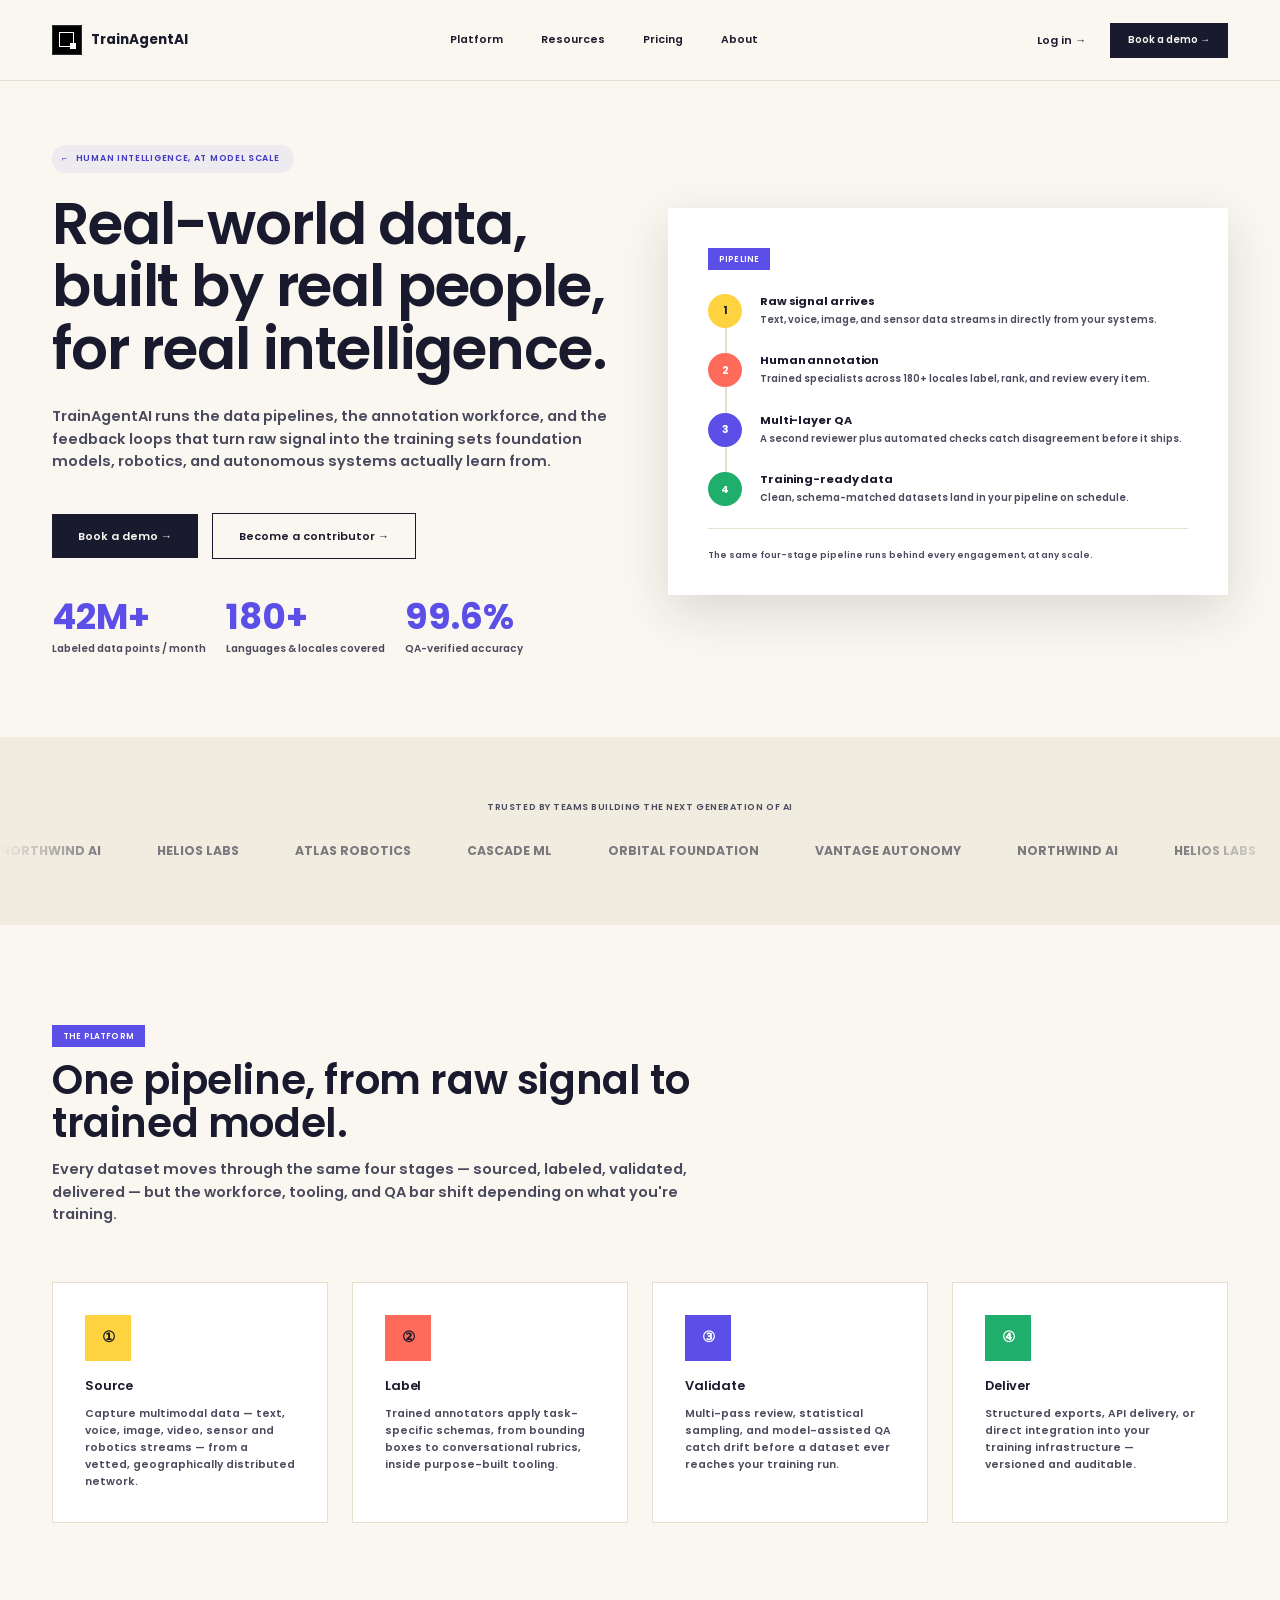
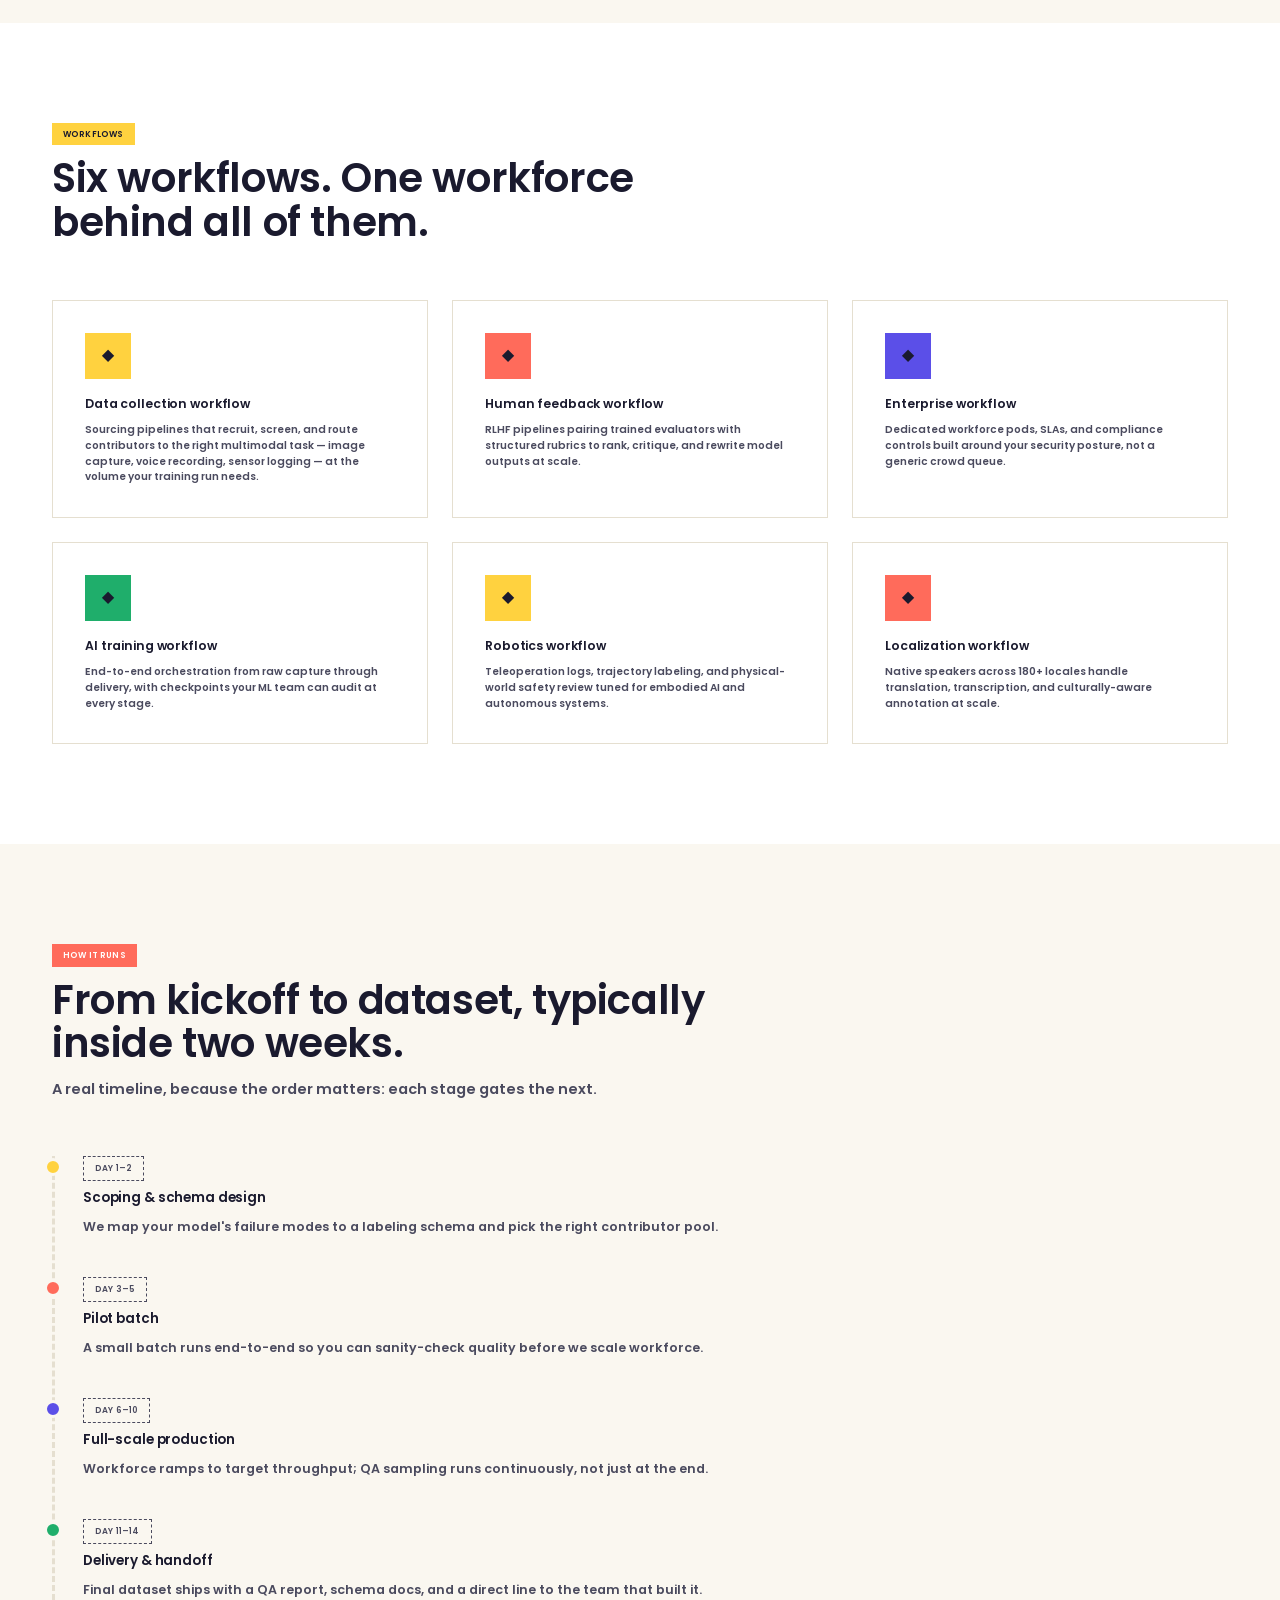
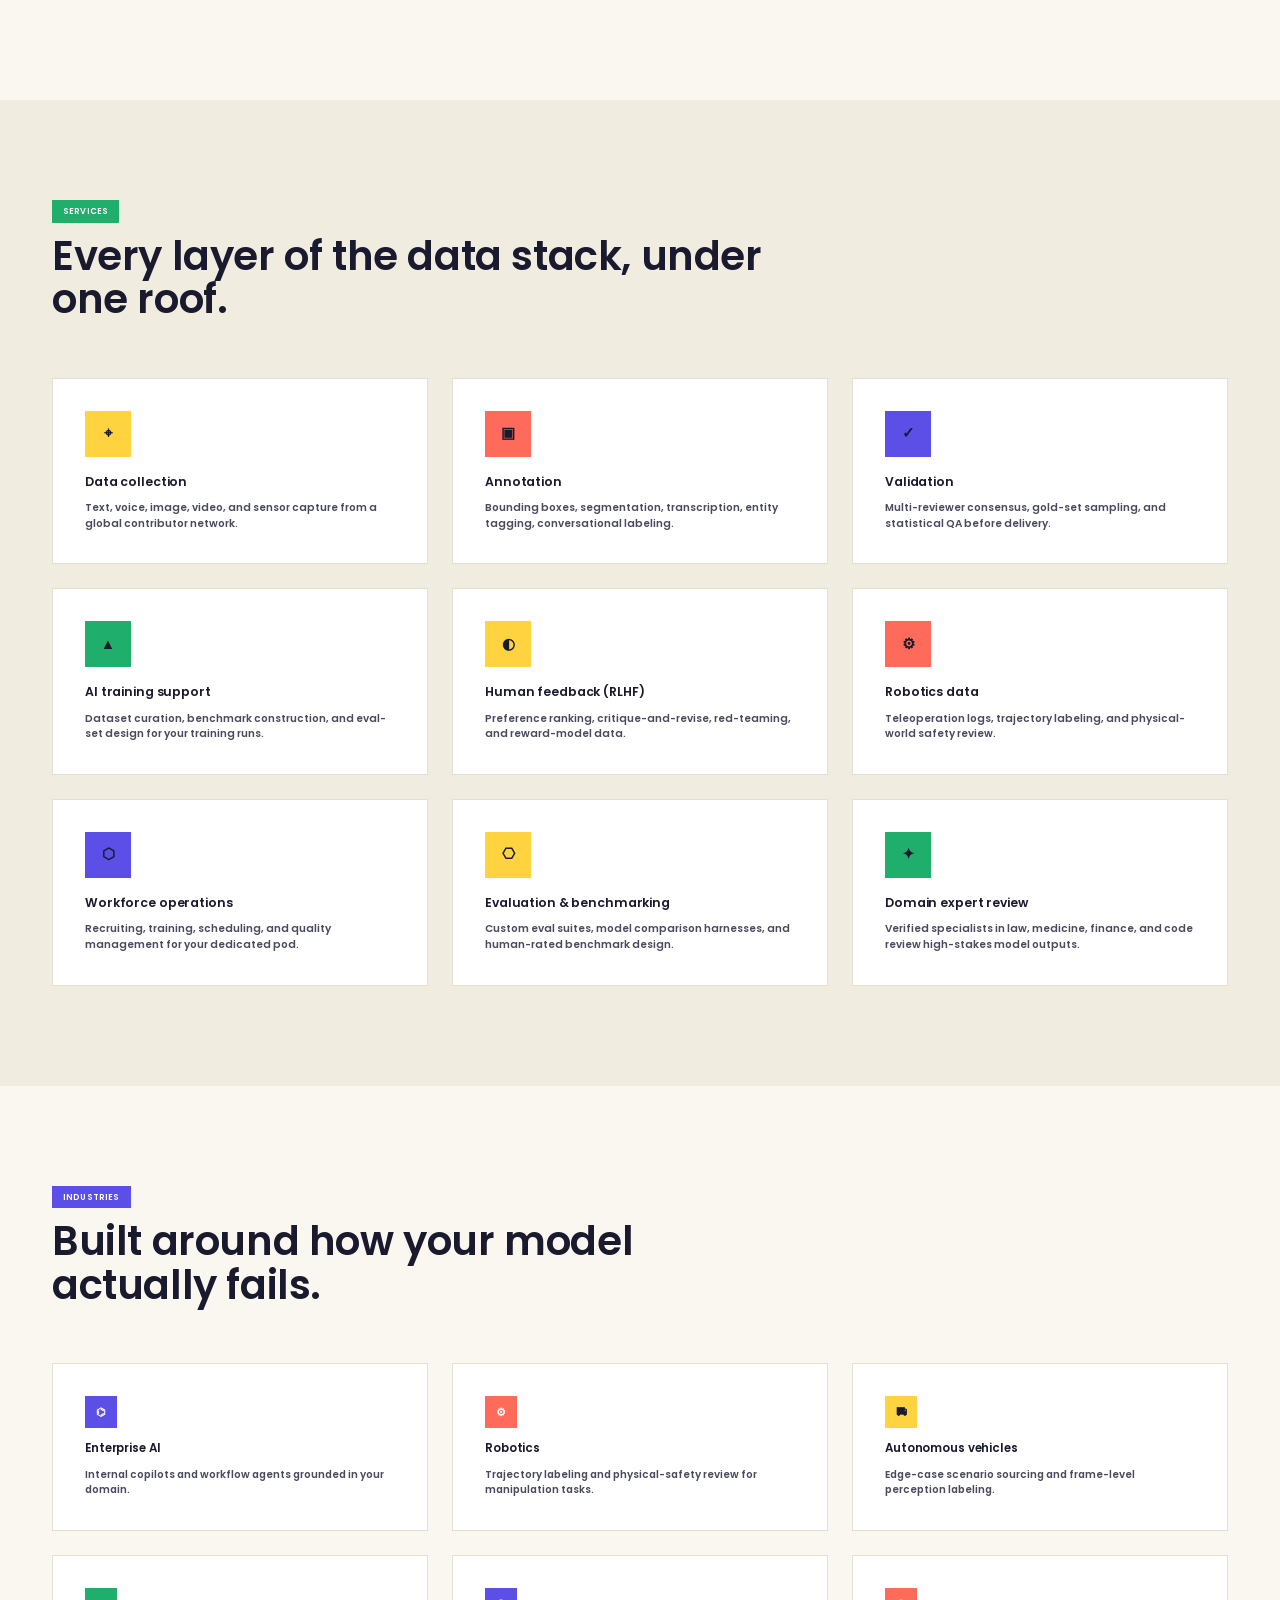
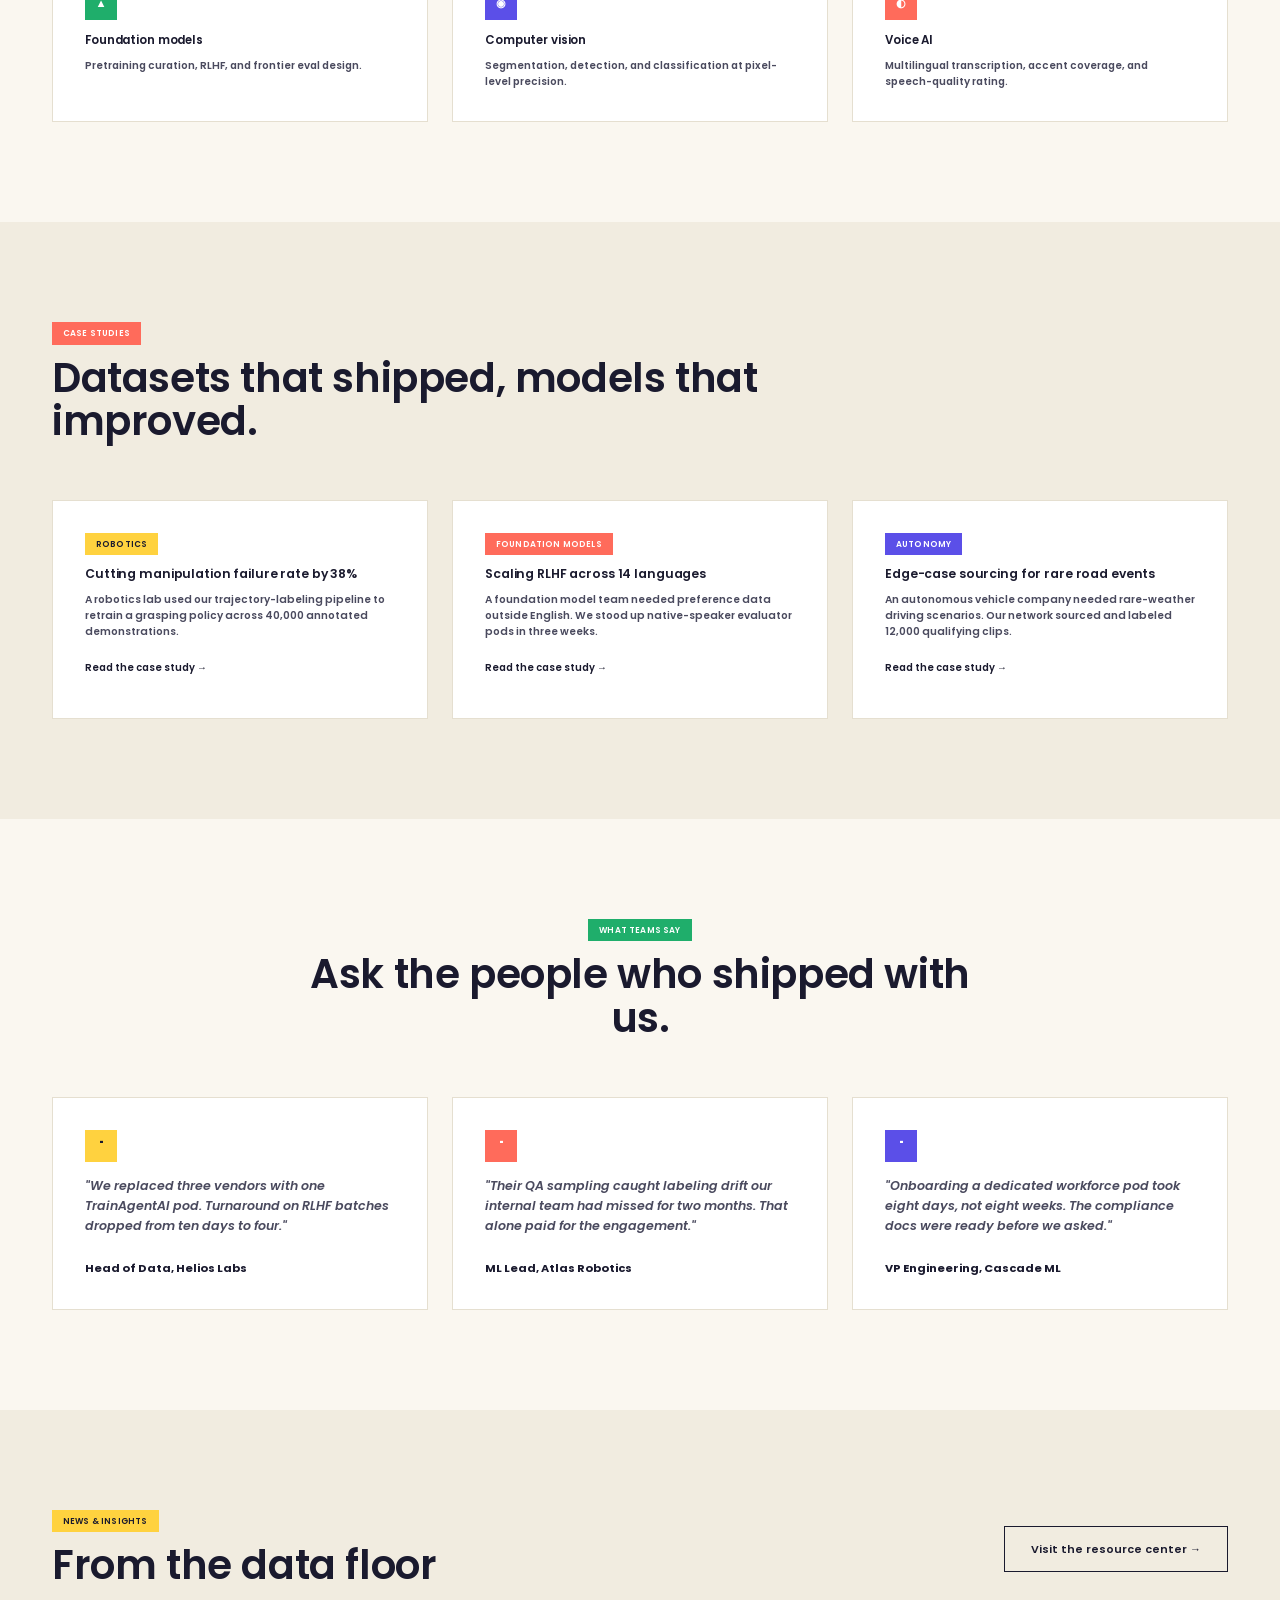
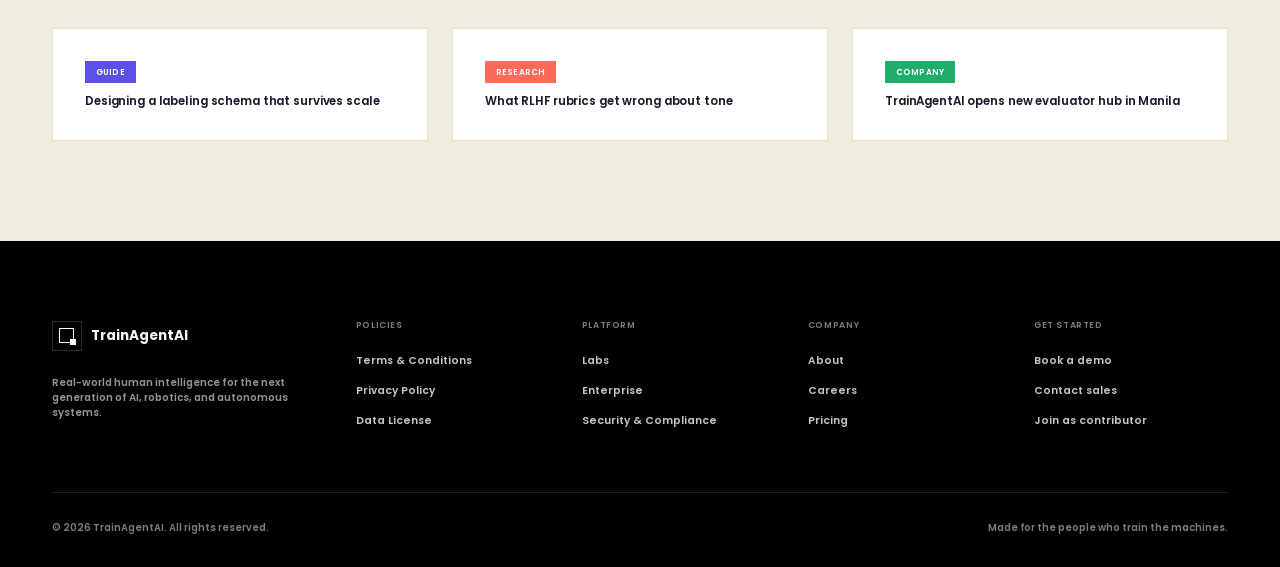
<file: index.html>
<!DOCTYPE html>
<html lang="en">
<head>
<meta charset="UTF-8">
<link rel="icon" type="image/x-icon" href="favicon.ico">
<meta name="viewport" content="width=device-width, initial-scale=1.0">
<title>TrainAgentAI</title>
<meta name="description" content="TrainAgentAI collects, labels, and validates the multimodal data that trains foundation models, robotics, and autonomous systems — backed by a global workforce and enterprise-grade infrastructure.">
<link rel="preconnect" href="https://fonts.googleapis.com">
<link href="https://fonts.googleapis.com/css2?family=Poppins:ital,wght@0,400;0,500;0,600;0,700;0,800;1,600&display=swap" rel="stylesheet">
<link rel="stylesheet" href="css/styles.css">
</head>
<body>

<header class="site-header">
  <nav class="nav-bar">
    <a href="index.html" class="logo"><span class="logo-mark"></span>TrainAgentAI</a>
    <div class="nav-links">
      <a class="nav-link" href="platforms.html">Platform</a>
      <a class="nav-link" href="resources.html">Resources</a>
      <a class="nav-link" href="pricing.html">Pricing</a>
      <a class="nav-link" href="about.html">About</a>
    </div>
    <div class="nav-right">
      <a class="btn btn-ghost" href="login.html">Log in →</a>
      <a class="btn btn-primary btn-sm" href="contact.html">Book a demo →</a>
      <button class="nav-toggle" aria-label="Open menu">☰</button>
    </div>
  </nav>
</header>

<div class="mobile-menu">
  <div class="mobile-menu-top">
    <span class="logo"><span class="logo-mark"></span>TrainAgentAI</span>
    <button class="mobile-close" aria-label="Close menu">✕</button>
  </div>
  <a href="platforms.html">Platform</a>
  <a href="platforms.html#security">Security &amp; Compliance</a>
  <a href="resources.html">Resources</a>
  <a href="pricing.html">Pricing</a>
  <a href="about.html">About</a>
  <a href="careers.html">Careers</a>
  <a href="contact.html">Contact / Book a demo</a>
</div>

<!-- ============ HERO ============ -->
<section class="section" style="padding-top: 64px; padding-bottom: 80px;">
  <div class="wrap">
    <div class="grid grid-2" style="align-items: center; gap: 56px;">
      <div class="reveal">
        <span class="eyebrow">Human intelligence, at model scale</span>
        <h1 class="display-1">Real-world data,<br>built by real people,<br>for real intelligence.</h1>
        <p class="lede mt-24">TrainAgentAI runs the data pipelines, the annotation workforce, and the feedback loops that turn raw signal into the training sets foundation models, robotics, and autonomous systems actually learn from.</p>
        <div class="btn-row mt-40">
          <a href="contact.html" class="btn btn-primary">Book a demo →</a>
          <a href="contributors.html" class="btn btn-outline">Become a contributor →</a>
        </div>
        <div class="flex gap-20 mt-40" style="flex-wrap: wrap;">
          <div><span class="stat-num" data-count="42" data-suffix="M+">0</span><div class="stat-label">Labeled data points / month</div></div>
          <div><span class="stat-num" data-count="180" data-suffix="+">0</span><div class="stat-label">Languages &amp; locales covered</div></div>
          <div><span class="stat-num" data-count="99.6" data-suffix="%">0</span><div class="stat-label">QA-verified accuracy</div></div>
        </div>
      </div>
      <div class="reveal">
        <div class="flow-diagram">
          <span class="tag-chip tag-indigo">PIPELINE</span>
          <div class="flow-steps">
            <div class="flow-step">
              <div class="flow-node" style="background:var(--yellow); color:var(--ink);">1</div>
              <div class="flow-line"></div>
              <div class="flow-body">
                <h4 class="flow-title">Raw signal arrives</h4>
                <p class="flow-desc">Text, voice, image, and sensor data streams in directly from your systems.</p>
              </div>
            </div>
            <div class="flow-step">
              <div class="flow-node" style="background:var(--coral); color:var(--white);">2</div>
              <div class="flow-line"></div>
              <div class="flow-body">
                <h4 class="flow-title">Human annotation</h4>
                <p class="flow-desc">Trained specialists across 180+ locales label, rank, and review every item.</p>
              </div>
            </div>
            <div class="flow-step">
              <div class="flow-node" style="background:var(--indigo); color:var(--white);">3</div>
              <div class="flow-line"></div>
              <div class="flow-body">
                <h4 class="flow-title">Multi-layer QA</h4>
                <p class="flow-desc">A second reviewer plus automated checks catch disagreement before it ships.</p>
              </div>
            </div>
            <div class="flow-step">
              <div class="flow-node" style="background:var(--green-tag); color:var(--white);">4</div>
              <div class="flow-body">
                <h4 class="flow-title">Training-ready data</h4>
                <p class="flow-desc">Clean, schema-matched datasets land in your pipeline on schedule.</p>
              </div>
            </div>
          </div>
          <div class="flow-caption">The same four-stage pipeline runs behind every engagement, at any scale.</div>
        </div>
      </div>
    </div>
  </div>
</section>

<!-- ============ TRUSTED BY ============ -->
<section class="section-tight bg-dim">
  <div class="wrap">
    <p class="text-center" style="font-family: var(--font-mono); font-size:0.8rem; letter-spacing:0.06em; text-transform:uppercase; color: var(--ink-soft); margin-bottom: 28px;">Trusted by teams building the next generation of AI</p>
  </div>
  <div class="logo-marquee">
    <div class="logo-marquee-track">
      <span>NORTHWIND AI</span>
      <span>HELIOS LABS</span>
      <span>ATLAS ROBOTICS</span>
      <span>CASCADE ML</span>
      <span>ORBITAL FOUNDATION</span>
      <span>VANTAGE AUTONOMY</span>
      <span>NORTHWIND AI</span>
      <span>HELIOS LABS</span>
      <span>ATLAS ROBOTICS</span>
      <span>CASCADE ML</span>
      <span>ORBITAL FOUNDATION</span>
      <span>VANTAGE AUTONOMY</span>
    </div>
  </div>
</section>

<!-- ============ PLATFORM OVERVIEW ============ -->
<section class="section" id="platform">
  <div class="wrap">
    <div class="section-head reveal">
      <span class="tag-chip tag-indigo">THE PLATFORM</span>
      <h2 class="display-2 mt-12">One pipeline, from raw signal to trained model.</h2>
      <p class="lede mt-12">Every dataset moves through the same four stages — sourced, labeled, validated, delivered — but the workforce, tooling, and QA bar shift depending on what you're training.</p>
    </div>
    <div class="grid grid-4 reveal">
      <div class="card">
        <div class="card-icon" style="background: var(--yellow);">①</div>
        <h3 class="display-3" style="font-size:1.15rem;">Source</h3>
        <p class="body-lg mt-12" style="font-size:0.95rem;">Capture multimodal data — text, voice, image, video, sensor and robotics streams — from a vetted, geographically distributed network.</p>
      </div>
      <div class="card">
        <div class="card-icon" style="background: var(--coral);">②</div>
        <h3 class="display-3" style="font-size:1.15rem;">Label</h3>
        <p class="body-lg mt-12" style="font-size:0.95rem;">Trained annotators apply task-specific schemas, from bounding boxes to conversational rubrics, inside purpose-built tooling.</p>
      </div>
      <div class="card">
        <div class="card-icon" style="background: var(--indigo); color:#fff;">③</div>
        <h3 class="display-3" style="font-size:1.15rem;">Validate</h3>
        <p class="body-lg mt-12" style="font-size:0.95rem;">Multi-pass review, statistical sampling, and model-assisted QA catch drift before a dataset ever reaches your training run.</p>
      </div>
      <div class="card">
        <div class="card-icon" style="background: var(--green-tag); color:#fff;">④</div>
        <h3 class="display-3" style="font-size:1.15rem;">Deliver</h3>
        <p class="body-lg mt-12" style="font-size:0.95rem;">Structured exports, API delivery, or direct integration into your training infrastructure — versioned and auditable.</p>
      </div>
    </div>
  </div>
</section>

<!-- ============ WORKFLOWS ============ -->
<section class="section bg-white" id="workflows">
  <div class="wrap">
    <div class="section-head reveal">
      <span class="tag-chip tag-yellow">WORKFLOWS</span>
      <h2 class="display-2 mt-12">Six workflows. One workforce behind all of them.</h2>
    </div>
    <div class="grid grid-3 reveal" style="gap: 24px;">
      <div class="card">
        <div class="card-icon" style="background: var(--yellow);">◆</div>
        <h3 class="display-3" style="font-size:1.1rem;">Data collection workflow</h3>
        <p class="mt-12" style="font-size:0.93rem; color:var(--ink-soft);">Sourcing pipelines that recruit, screen, and route contributors to the right multimodal task — image capture, voice recording, sensor logging — at the volume your training run needs.</p>
      </div>
      <div class="card">
        <div class="card-icon" style="background: var(--coral);">◆</div>
        <h3 class="display-3" style="font-size:1.1rem;">Human feedback workflow</h3>
        <p class="mt-12" style="font-size:0.93rem; color:var(--ink-soft);">RLHF pipelines pairing trained evaluators with structured rubrics to rank, critique, and rewrite model outputs at scale.</p>
      </div>
      <div class="card">
        <div class="card-icon" style="background: var(--indigo);">◆</div>
        <h3 class="display-3" style="font-size:1.1rem;">Enterprise workflow</h3>
        <p class="mt-12" style="font-size:0.93rem; color:var(--ink-soft);">Dedicated workforce pods, SLAs, and compliance controls built around your security posture, not a generic crowd queue.</p>
      </div>
      <div class="card">
        <div class="card-icon" style="background: var(--green-tag);">◆</div>
        <h3 class="display-3" style="font-size:1.1rem;">AI training workflow</h3>
        <p class="mt-12" style="font-size:0.93rem; color:var(--ink-soft);">End-to-end orchestration from raw capture through delivery, with checkpoints your ML team can audit at every stage.</p>
      </div>
      <div class="card">
        <div class="card-icon" style="background: var(--yellow);">◆</div>
        <h3 class="display-3" style="font-size:1.1rem;">Robotics workflow</h3>
        <p class="mt-12" style="font-size:0.93rem; color:var(--ink-soft);">Teleoperation logs, trajectory labeling, and physical-world safety review tuned for embodied AI and autonomous systems.</p>
      </div>
      <div class="card">
        <div class="card-icon" style="background: var(--coral);">◆</div>
        <h3 class="display-3" style="font-size:1.1rem;">Localization workflow</h3>
        <p class="mt-12" style="font-size:0.93rem; color:var(--ink-soft);">Native speakers across 180+ locales handle translation, transcription, and culturally-aware annotation at scale.</p>
      </div>
    </div>
  </div>
</section>

<!-- ============ PROCESS / TIMELINE ============ -->
<section class="section" id="process">
  <div class="wrap">
    <div class="section-head reveal">
      <span class="tag-chip tag-coral">HOW IT RUNS</span>
      <h2 class="display-2 mt-12">From kickoff to dataset, typically inside two weeks.</h2>
      <p class="lede mt-12">A real timeline, because the order matters: each stage gates the next.</p>
    </div>
    <div class="reveal" style="position:relative; padding-left: 28px; border-left: 3px dashed var(--line);">
      <div style="margin-bottom:40px; position:relative;">
        <div style="position:absolute; left:-39px; top:2px; width:18px; height:18px; border-radius:50%; background:var(--yellow); border:3px solid var(--paper);"></div>
        <span class="tag-chip tag-outline">DAY 1–2</span>
        <h3 class="display-3" style="font-size:1.2rem; margin-top:10px;">Scoping &amp; schema design</h3>
        <p class="body-lg mt-12">We map your model's failure modes to a labeling schema and pick the right contributor pool.</p>
      </div>
      <div style="margin-bottom:40px; position:relative;">
        <div style="position:absolute; left:-39px; top:2px; width:18px; height:18px; border-radius:50%; background:var(--coral); border:3px solid var(--paper);"></div>
        <span class="tag-chip tag-outline">DAY 3–5</span>
        <h3 class="display-3" style="font-size:1.2rem; margin-top:10px;">Pilot batch</h3>
        <p class="body-lg mt-12">A small batch runs end-to-end so you can sanity-check quality before we scale workforce.</p>
      </div>
      <div style="margin-bottom:40px; position:relative;">
        <div style="position:absolute; left:-39px; top:2px; width:18px; height:18px; border-radius:50%; background:var(--indigo); border:3px solid var(--paper);"></div>
        <span class="tag-chip tag-outline">DAY 6–10</span>
        <h3 class="display-3" style="font-size:1.2rem; margin-top:10px;">Full-scale production</h3>
        <p class="body-lg mt-12">Workforce ramps to target throughput; QA sampling runs continuously, not just at the end.</p>
      </div>
      <div style="position:relative;">
        <div style="position:absolute; left:-39px; top:2px; width:18px; height:18px; border-radius:50%; background:var(--green-tag); border:3px solid var(--paper);"></div>
        <span class="tag-chip tag-outline">DAY 11–14</span>
        <h3 class="display-3" style="font-size:1.2rem; margin-top:10px;">Delivery &amp; handoff</h3>
        <p class="body-lg mt-12">Final dataset ships with a QA report, schema docs, and a direct line to the team that built it.</p>
      </div>
    </div>
  </div>
</section>

<!-- ============ PRODUCTS & SERVICES ============ -->
<section class="section bg-dim" id="products">
  <div class="wrap">
    <div class="section-head reveal">
      <span class="tag-chip tag-green">SERVICES</span>
      <h2 class="display-2 mt-12">Every layer of the data stack, under one roof.</h2>
    </div>
    <div class="grid grid-3 reveal">
      <div class="card">
        <div class="card-icon" style="background: var(--yellow);">⌖</div>
        <h3 class="display-3" style="font-size:1.1rem;">Data collection</h3>
        <p class="mt-12" style="font-size:0.93rem; color:var(--ink-soft);">Text, voice, image, video, and sensor capture from a global contributor network.</p>
      </div>
      <div class="card">
        <div class="card-icon" style="background: var(--coral);">▣</div>
        <h3 class="display-3" style="font-size:1.1rem;">Annotation</h3>
        <p class="mt-12" style="font-size:0.93rem; color:var(--ink-soft);">Bounding boxes, segmentation, transcription, entity tagging, conversational labeling.</p>
      </div>
      <div class="card">
        <div class="card-icon" style="background: var(--indigo);">✓</div>
        <h3 class="display-3" style="font-size:1.1rem;">Validation</h3>
        <p class="mt-12" style="font-size:0.93rem; color:var(--ink-soft);">Multi-reviewer consensus, gold-set sampling, and statistical QA before delivery.</p>
      </div>
      <div class="card">
        <div class="card-icon" style="background: var(--green-tag);">▲</div>
        <h3 class="display-3" style="font-size:1.1rem;">AI training support</h3>
        <p class="mt-12" style="font-size:0.93rem; color:var(--ink-soft);">Dataset curation, benchmark construction, and eval-set design for your training runs.</p>
      </div>
      <div class="card">
        <div class="card-icon" style="background: var(--yellow);">◐</div>
        <h3 class="display-3" style="font-size:1.1rem;">Human feedback (RLHF)</h3>
        <p class="mt-12" style="font-size:0.93rem; color:var(--ink-soft);">Preference ranking, critique-and-revise, red-teaming, and reward-model data.</p>
      </div>
      <div class="card">
        <div class="card-icon" style="background: var(--coral);">⚙</div>
        <h3 class="display-3" style="font-size:1.1rem;">Robotics data</h3>
        <p class="mt-12" style="font-size:0.93rem; color:var(--ink-soft);">Teleoperation logs, trajectory labeling, and physical-world safety review.</p>
      </div>
      <div class="card">
        <div class="card-icon" style="background: var(--indigo);">⬡</div>
        <h3 class="display-3" style="font-size:1.1rem;">Workforce operations</h3>
        <p class="mt-12" style="font-size:0.93rem; color:var(--ink-soft);">Recruiting, training, scheduling, and quality management for your dedicated pod.</p>
      </div>
      <div class="card">
        <div class="card-icon" style="background: var(--yellow);">⎔</div>
        <h3 class="display-3" style="font-size:1.1rem;">Evaluation &amp; benchmarking</h3>
        <p class="mt-12" style="font-size:0.93rem; color:var(--ink-soft);">Custom eval suites, model comparison harnesses, and human-rated benchmark design.</p>
      </div>
      <div class="card">
        <div class="card-icon" style="background: var(--green-tag);">✦</div>
        <h3 class="display-3" style="font-size:1.1rem;">Domain expert review</h3>
        <p class="mt-12" style="font-size:0.93rem; color:var(--ink-soft);">Verified specialists in law, medicine, finance, and code review high-stakes model outputs.</p>
      </div>
    </div>
  </div>
</section>

<!-- ============ INDUSTRY SOLUTIONS ============ -->
<section class="section" id="industries">
  <div class="wrap">
    <div class="section-head reveal">
      <span class="tag-chip tag-indigo">INDUSTRIES</span>
      <h2 class="display-2 mt-12">Built around how your model actually fails.</h2>
    </div>
    <div class="grid grid-3 reveal">
      <div class="card"><div class="card-icon card-icon-sm" style="background: var(--indigo); color:#fff;">⌬</div><h3 class="display-3" style="font-size:1.05rem;">Enterprise AI</h3><p class="mt-12" style="font-size:0.92rem; color:var(--ink-soft);">Internal copilots and workflow agents grounded in your domain.</p></div>
      <div class="card"><div class="card-icon card-icon-sm" style="background: var(--coral); color:#fff;">⚙</div><h3 class="display-3" style="font-size:1.05rem;">Robotics</h3><p class="mt-12" style="font-size:0.92rem; color:var(--ink-soft);">Trajectory labeling and physical-safety review for manipulation tasks.</p></div>
      <div class="card"><div class="card-icon card-icon-sm" style="background: var(--yellow);">⛟</div><h3 class="display-3" style="font-size:1.05rem;">Autonomous vehicles</h3><p class="mt-12" style="font-size:0.92rem; color:var(--ink-soft);">Edge-case scenario sourcing and frame-level perception labeling.</p></div>
      <div class="card"><div class="card-icon card-icon-sm" style="background: var(--green-tag); color:#fff;">▲</div><h3 class="display-3" style="font-size:1.05rem;">Foundation models</h3><p class="mt-12" style="font-size:0.92rem; color:var(--ink-soft);">Pretraining curation, RLHF, and frontier eval design.</p></div>
      <div class="card"><div class="card-icon card-icon-sm" style="background: var(--indigo); color:#fff;">◉</div><h3 class="display-3" style="font-size:1.05rem;">Computer vision</h3><p class="mt-12" style="font-size:0.92rem; color:var(--ink-soft);">Segmentation, detection, and classification at pixel-level precision.</p></div>
      <div class="card"><div class="card-icon card-icon-sm" style="background: var(--coral); color:#fff;">◐</div><h3 class="display-3" style="font-size:1.05rem;">Voice AI</h3><p class="mt-12" style="font-size:0.92rem; color:var(--ink-soft);">Multilingual transcription, accent coverage, and speech-quality rating.</p></div>
    </div>
  </div>
</section>

<!-- ============ CASE STUDIES ============ -->
<section class="section bg-dim" id="case-studies">
  <div class="wrap">
    <div class="section-head reveal">
      <span class="tag-chip tag-coral">CASE STUDIES</span>
      <h2 class="display-2 mt-12">Datasets that shipped, models that improved.</h2>
    </div>
    <div class="grid grid-3 reveal">
      <div class="card">
        <span class="tag-chip tag-yellow">ROBOTICS</span>
        <h3 class="display-3 mt-12" style="font-size:1.1rem;">Cutting manipulation failure rate by 38%</h3>
        <p class="mt-12" style="font-size:0.93rem; color:var(--ink-soft);">A robotics lab used our trajectory-labeling pipeline to retrain a grasping policy across 40,000 annotated demonstrations.</p>
        <a href="resources.html" class="btn btn-ghost btn-sm mt-12" style="padding-left:0;">Read the case study →</a>
      </div>
      <div class="card">
        <span class="tag-chip tag-coral">FOUNDATION MODELS</span>
        <h3 class="display-3 mt-12" style="font-size:1.1rem;">Scaling RLHF across 14 languages</h3>
        <p class="mt-12" style="font-size:0.93rem; color:var(--ink-soft);">A foundation model team needed preference data outside English. We stood up native-speaker evaluator pods in three weeks.</p>
        <a href="resources.html" class="btn btn-ghost btn-sm mt-12" style="padding-left:0;">Read the case study →</a>
      </div>
      <div class="card">
        <span class="tag-chip tag-indigo">AUTONOMY</span>
        <h3 class="display-3 mt-12" style="font-size:1.1rem;">Edge-case sourcing for rare road events</h3>
        <p class="mt-12" style="font-size:0.93rem; color:var(--ink-soft);">An autonomous vehicle company needed rare-weather driving scenarios. Our network sourced and labeled 12,000 qualifying clips.</p>
        <a href="resources.html" class="btn btn-ghost btn-sm mt-12" style="padding-left:0;">Read the case study →</a>
      </div>
    </div>
  </div>
</section>

<!-- ============ TESTIMONIALS ============ -->
<section class="section">
  <div class="wrap">
    <div class="section-head center reveal" style="margin-left:auto; margin-right:auto;">
      <span class="tag-chip tag-green">WHAT TEAMS SAY</span>
      <h2 class="display-2 mt-12">Ask the people who shipped with us.</h2>
    </div>
    <div class="grid grid-3 reveal">
      <div class="card">
        <div class="card-icon card-icon-sm" style="background: var(--yellow);">"</div>
        <p class="body-lg" style="font-style:italic;">"We replaced three vendors with one TrainAgentAI pod. Turnaround on RLHF batches dropped from ten days to four."</p>
        <p class="mt-24" style="font-weight:700; font-family:var(--font-display);">Head of Data, Helios Labs</p>
      </div>
      <div class="card">
        <div class="card-icon card-icon-sm" style="background: var(--coral); color:#fff;">"</div>
        <p class="body-lg" style="font-style:italic;">"Their QA sampling caught labeling drift our internal team had missed for two months. That alone paid for the engagement."</p>
        <p class="mt-24" style="font-weight:700; font-family:var(--font-display);">ML Lead, Atlas Robotics</p>
      </div>
      <div class="card">
        <div class="card-icon card-icon-sm" style="background: var(--indigo); color:#fff;">"</div>
        <p class="body-lg" style="font-style:italic;">"Onboarding a dedicated workforce pod took eight days, not eight weeks. The compliance docs were ready before we asked."</p>
        <p class="mt-24" style="font-weight:700; font-family:var(--font-display);">VP Engineering, Cascade ML</p>
      </div>
    </div>
  </div>
</section>

<!-- ============ NEWS / INSIGHTS preview ============ -->
<section class="section bg-dim">
  <div class="wrap">
    <div class="flex justify-between items-center reveal" style="flex-wrap:wrap; gap:20px;">
      <div>
        <span class="tag-chip tag-yellow">NEWS &amp; INSIGHTS</span>
        <h2 class="display-2 mt-12">From the data floor</h2>
      </div>
      <a href="resources.html" class="btn btn-outline">Visit the resource center →</a>
    </div>
    <div class="grid grid-3 reveal mt-40">
      <div class="card">
        <span class="tag-chip tag-indigo">GUIDE</span>
        <h3 class="display-3 mt-12" style="font-size:1.05rem;">Designing a labeling schema that survives scale</h3>
      </div>
      <div class="card">
        <span class="tag-chip tag-coral">RESEARCH</span>
        <h3 class="display-3 mt-12" style="font-size:1.05rem;">What RLHF rubrics get wrong about tone</h3>
      </div>
      <div class="card">
        <span class="tag-chip tag-green">COMPANY</span>
        <h3 class="display-3 mt-12" style="font-size:1.05rem;">TrainAgentAI opens new evaluator hub in Manila</h3>
      </div>
    </div>
  </div>
</section>

<footer class="site-footer">
  <div class="wrap">
    <div class="footer-top">
      <div class="footer-col">
        <span class="logo" style="color:var(--paper);"><span class="logo-mark"></span>TrainAgentAI</span>
        <p class="mt-24" style="font-size:0.9rem; color:rgba(250,247,240,0.6); max-width:260px;">Real-world human intelligence for the next generation of AI, robotics, and autonomous systems.</p>
      </div>
      <div class="footer-col">
        <h4>Policies</h4>
        <a href="terms.html">Terms &amp; Conditions</a>
        <a href="privacy.html">Privacy Policy</a>
        <a href="data-license.html">Data License</a>
      </div>
      <div class="footer-col">
        <h4>Platform</h4>
        <a href="platforms.html#ai-labs">Labs</a>
        <a href="platforms.html#enterprises">Enterprise</a>
        <a href="platforms.html#security">Security &amp; Compliance</a>
      </div>
      <div class="footer-col">
        <h4>Company</h4>
        <a href="about.html">About</a>
        <a href="careers.html">Careers</a>
        <a href="pricing.html">Pricing</a>
      </div>
      <div class="footer-col">
        <h4>Get started</h4>
        <a href="contact.html">Book a demo</a>
        <a href="contact.html">Contact sales</a>
        <a href="contributors.html">Join as contributor</a>
      </div>
    </div>
    <div class="footer-bottom">
      <span>© 2026 TrainAgentAI. All rights reserved.</span>
      <span>Made for the people who train the machines.</span>
    </div>
  </div>
</footer>

<script src="js/main.js"></script>
</body>
</html>
</file>
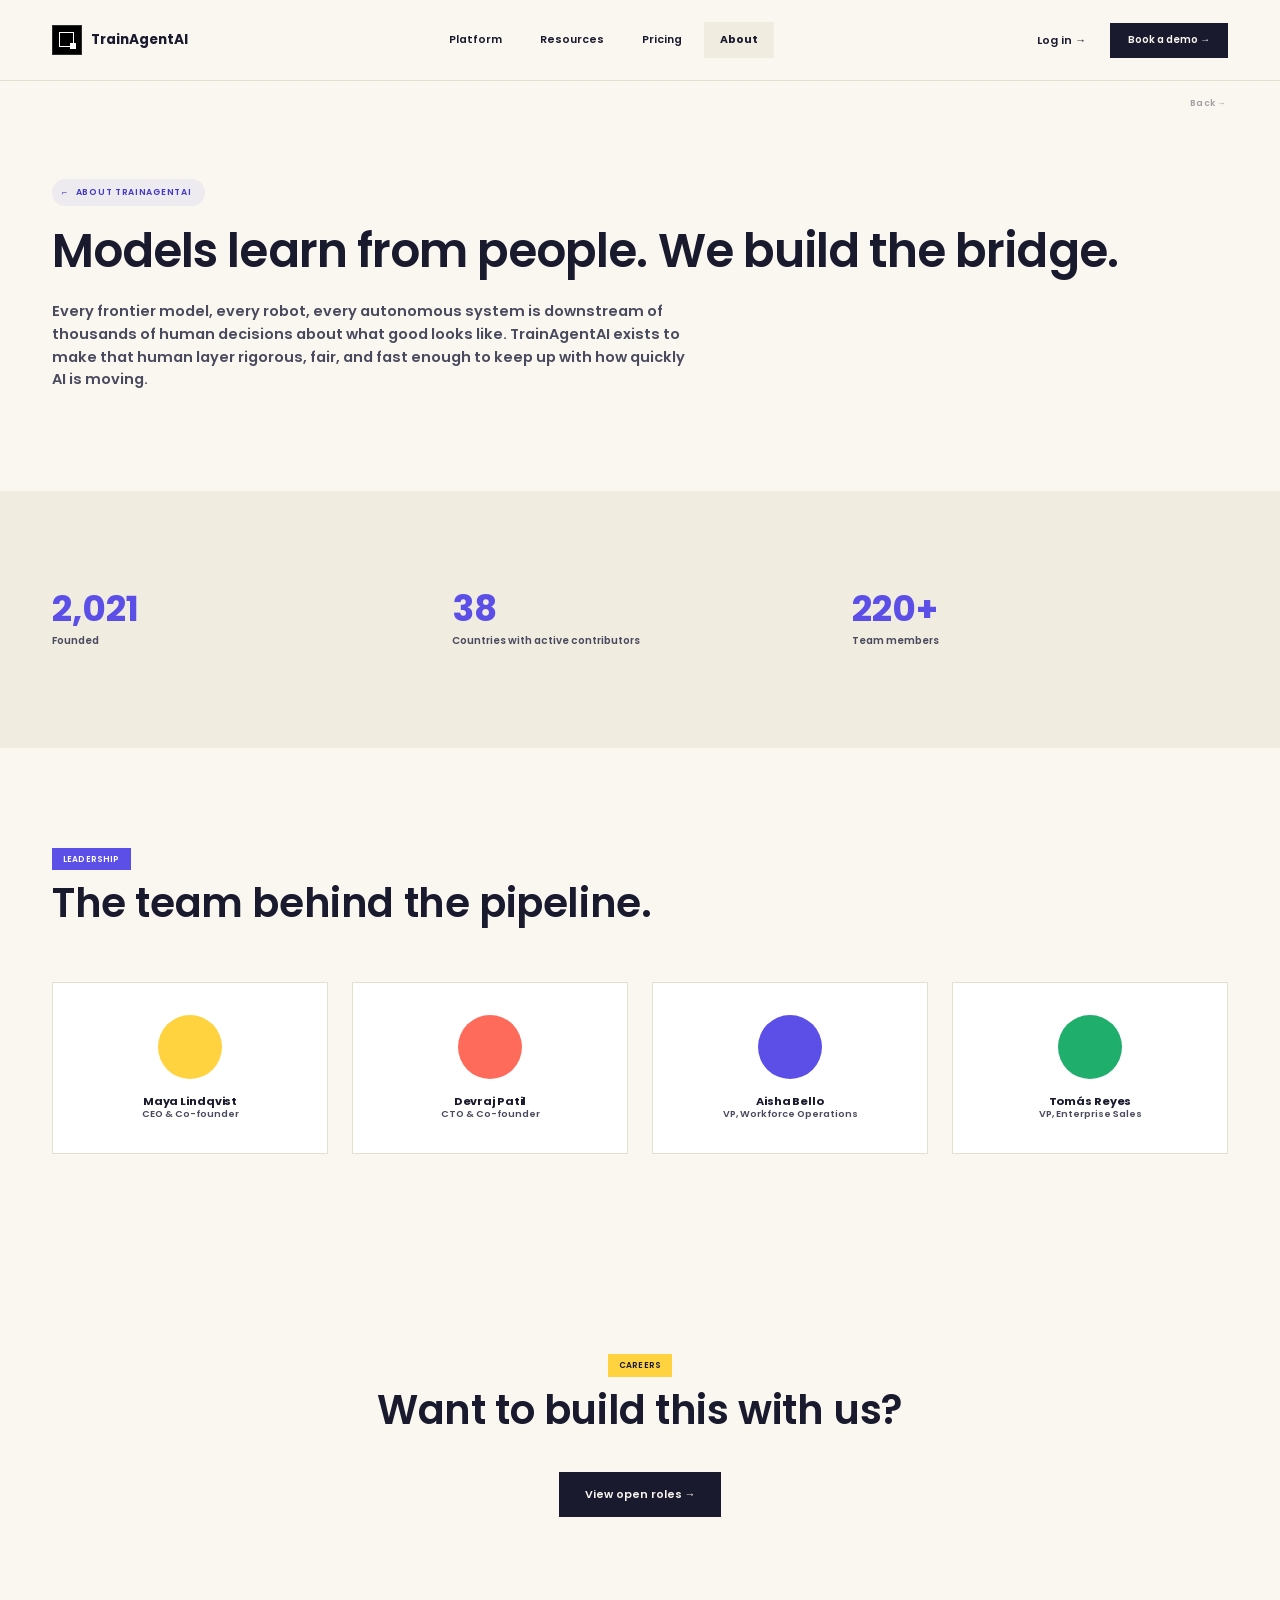
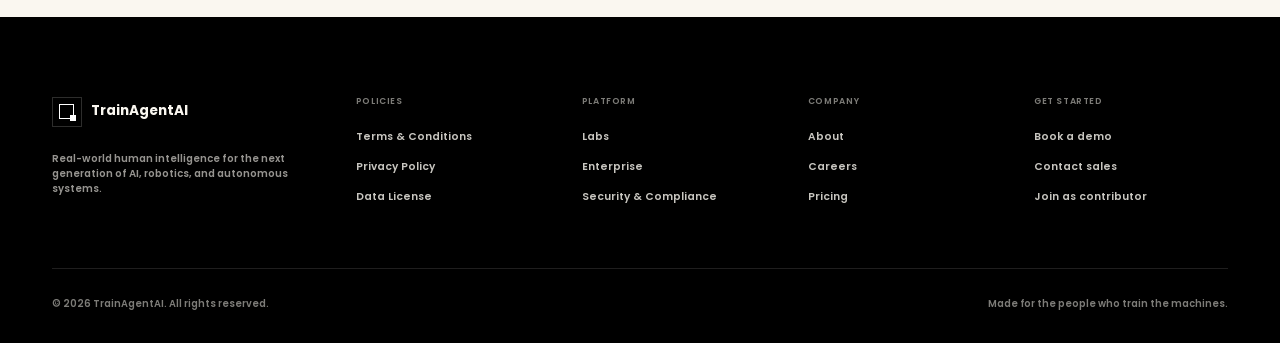
<file: about.html>
<!DOCTYPE html>
<html lang="en">
<head>
<meta charset="UTF-8">
<meta name="viewport" content="width=device-width, initial-scale=1.0">
<title>About — TrainAgentAI</title>
<meta name="description" content="TrainAgentAI's mission, leadership team, and the story behind building a human intelligence layer for AI training data.">
<link rel="preconnect" href="https://fonts.googleapis.com">
<link href="https://fonts.googleapis.com/css2?family=Poppins:ital,wght@0,400;0,500;0,600;0,700;0,800;1,600&display=swap" rel="stylesheet">
<link rel="stylesheet" href="css/styles.css">
</head>
<body>
<header class="site-header">
  <nav class="nav-bar">
    <a href="index.html" class="logo"><span class="logo-mark"></span>TrainAgentAI</a>
    <div class="nav-links">
      <a class="nav-link" href="platforms.html">Platform</a>
      <a class="nav-link" href="resources.html">Resources</a>
      <a class="nav-link" href="pricing.html">Pricing</a>
      <a class="nav-link" href="about.html">About</a>
    </div>
    <div class="nav-right">
      <a class="btn btn-ghost" href="login.html">Log in →</a>
      <a class="btn btn-primary btn-sm" href="contact.html">Book a demo →</a>
      <button class="nav-toggle" aria-label="Open menu">☰</button>
    </div>
  </nav>
</header>

<div class="mobile-menu">
  <div class="mobile-menu-top">
    <span class="logo"><span class="logo-mark"></span>TrainAgentAI</span>
    <button class="mobile-close" aria-label="Close menu">✕</button>
  </div>
  <a href="platforms.html">Platform</a>
  <a href="platforms.html#security">Security &amp; Compliance</a>
  <a href="resources.html">Resources</a>
  <a href="pricing.html">Pricing</a>
  <a href="about.html">About</a>
  <a href="careers.html">Careers</a>
  <a href="contact.html">Contact / Book a demo</a>
</div>

<div class="back-home-row wrap">
  <a href="index.html" class="back-home-link">Back →</a>
</div>

<section class="section" style="padding-top:64px;">
  <div class="wrap reveal">
    <span class="eyebrow">About TrainAgentAI</span>
    <h1 class="display-1" style="font-size:clamp(2.4rem,5vw,4.2rem);">Models learn from people. We build the bridge.</h1>
    <p class="lede mt-24">Every frontier model, every robot, every autonomous system is downstream of thousands of human decisions about what good looks like. TrainAgentAI exists to make that human layer rigorous, fair, and fast enough to keep up with how quickly AI is moving.</p>
  </div>
</section>

<section class="section bg-dim">
  <div class="wrap">
    <div class="grid grid-3 reveal">
      <div><span class="stat-num" data-count="2021" data-suffix="">0</span><div class="stat-label">Founded</div></div>
      <div><span class="stat-num" data-count="38" data-suffix="">0</span><div class="stat-label">Countries with active contributors</div></div>
      <div><span class="stat-num" data-count="220" data-suffix="+">0</span><div class="stat-label">Team members</div></div>
    </div>
  </div>
</section>

<section class="section">
  <div class="wrap">
    <div class="section-head reveal">
      <span class="tag-chip tag-indigo">LEADERSHIP</span>
      <h2 class="display-2 mt-12">The team behind the pipeline.</h2>
    </div>
    <div class="grid grid-4 reveal">
      <div class="card text-center">
        <div style="width:64px;height:64px;border-radius:50%;background:var(--yellow);margin:0 auto 16px;"></div>
        <h3 style="font-family:var(--font-display); font-weight:700; font-size:1rem;">Maya Lindqvist</h3>
        <p style="font-size:0.85rem; color:var(--ink-soft);">CEO &amp; Co-founder</p>
      </div>
      <div class="card text-center">
        <div style="width:64px;height:64px;border-radius:50%;background:var(--coral);margin:0 auto 16px;"></div>
        <h3 style="font-family:var(--font-display); font-weight:700; font-size:1rem;">Devraj Patil</h3>
        <p style="font-size:0.85rem; color:var(--ink-soft);">CTO &amp; Co-founder</p>
      </div>
      <div class="card text-center">
        <div style="width:64px;height:64px;border-radius:50%;background:var(--indigo);margin:0 auto 16px;"></div>
        <h3 style="font-family:var(--font-display); font-weight:700; font-size:1rem;">Aisha Bello</h3>
        <p style="font-size:0.85rem; color:var(--ink-soft);">VP, Workforce Operations</p>
      </div>
      <div class="card text-center">
        <div style="width:64px;height:64px;border-radius:50%;background:var(--green-tag);margin:0 auto 16px;"></div>
        <h3 style="font-family:var(--font-display); font-weight:700; font-size:1rem;">Tomás Reyes</h3>
        <p style="font-size:0.85rem; color:var(--ink-soft);">VP, Enterprise Sales</p>
      </div>
    </div>
  </div>
</section>

<section class="section text-center" style="background:var(--paper);">
  <div class="wrap reveal">
    <span class="tag-chip tag-yellow">CAREERS</span>
    <h2 class="display-2 mt-12" style="color:var(--ink);">Want to build this with us?</h2>
    <div class="btn-row mt-40" style="justify-content:center;">
      <a href="careers.html" class="btn btn-primary">View open roles →</a>
    </div>
  </div>
</section>
<footer class="site-footer">
  <div class="wrap">
    <div class="footer-top">
      <div class="footer-col">
        <span class="logo" style="color:var(--paper);"><span class="logo-mark"></span>TrainAgentAI</span>
        <p class="mt-24" style="font-size:0.9rem; color:rgba(250,247,240,0.6); max-width:260px;">Real-world human intelligence for the next generation of AI, robotics, and autonomous systems.</p>
      </div>
      <div class="footer-col">
        <h4>Policies</h4>
        <a href="terms.html">Terms &amp; Conditions</a>
        <a href="privacy.html">Privacy Policy</a>
        <a href="data-license.html">Data License</a>
      </div>
      <div class="footer-col">
        <h4>Platform</h4>
        <a href="platforms.html#ai-labs">Labs</a>
        <a href="platforms.html#enterprises">Enterprise</a>
        <a href="platforms.html#security">Security &amp; Compliance</a>
      </div>
      <div class="footer-col">
        <h4>Company</h4>
        <a href="about.html">About</a>
        <a href="careers.html">Careers</a>
        <a href="pricing.html">Pricing</a>
      </div>
      <div class="footer-col">
        <h4>Get started</h4>
        <a href="contact.html">Book a demo</a>
        <a href="contact.html">Contact sales</a>
        <a href="contributors.html">Join as contributor</a>
      </div>
    </div>
    <div class="footer-bottom">
      <span>© 2026 TrainAgentAI. All rights reserved.</span>
      <span>Made for the people who train the machines.</span>
    </div>
  </div>
</footer>

<script src="js/main.js"></script>
</body>
</html>
</file>
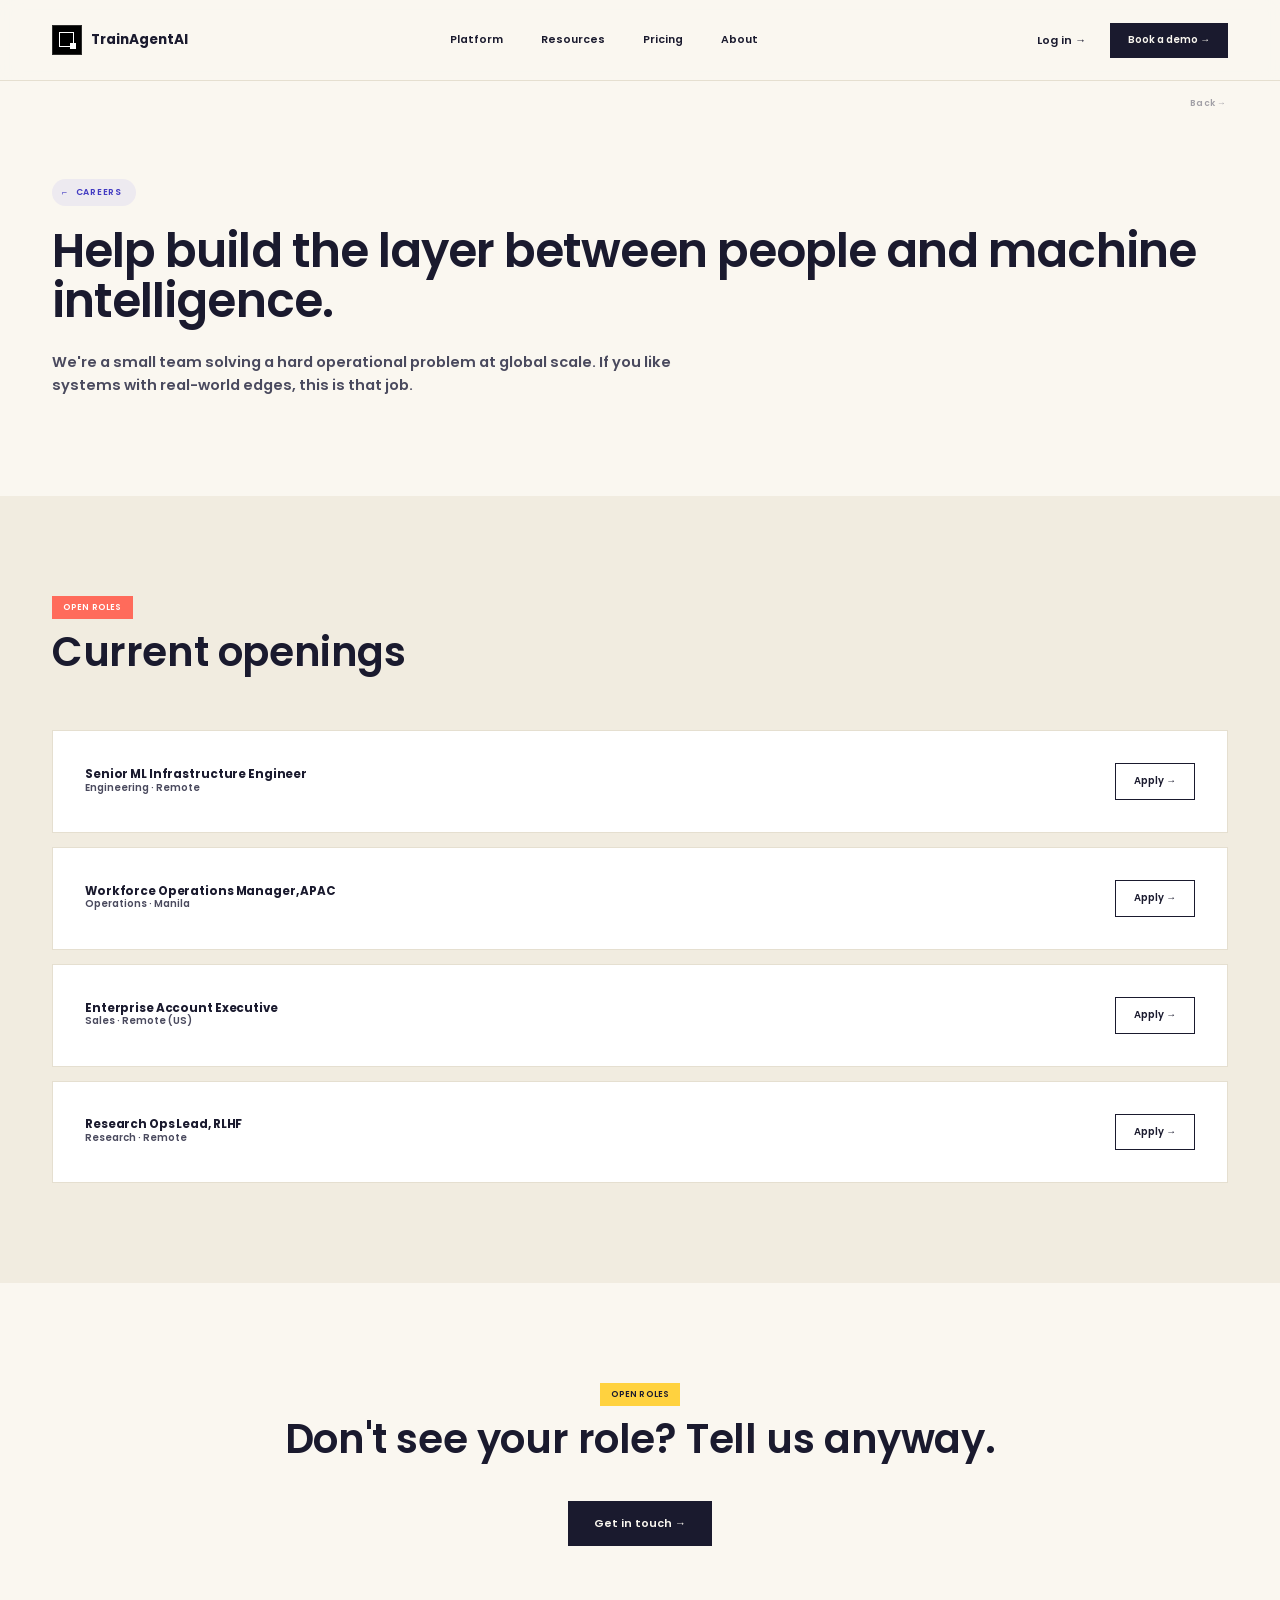
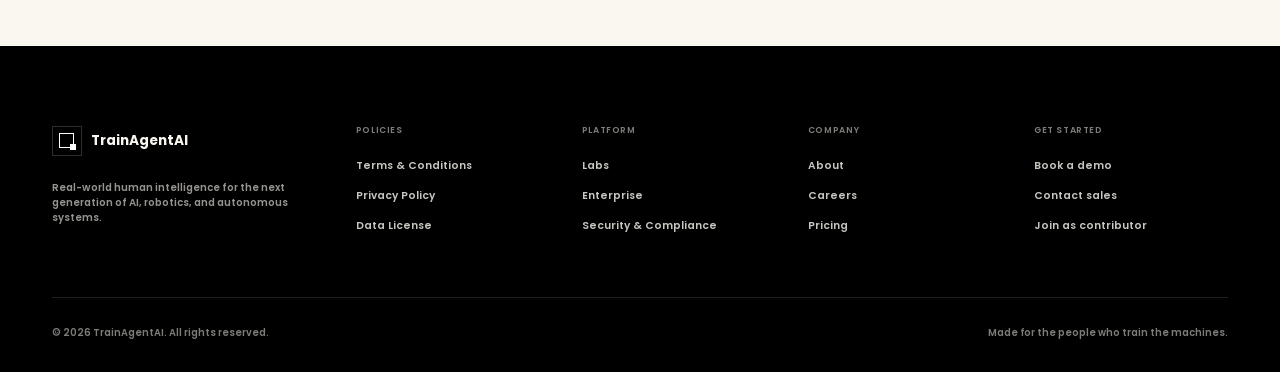
<file: careers.html>
<!DOCTYPE html>
<html lang="en">
<head>
<meta charset="UTF-8">
<meta name="viewport" content="width=device-width, initial-scale=1.0">
<title>Careers — TrainAgentAI</title>
<meta name="description" content="Open roles at TrainAgentAI across engineering, workforce operations, research, and enterprise sales.">
<link rel="preconnect" href="https://fonts.googleapis.com">
<link href="https://fonts.googleapis.com/css2?family=Poppins:ital,wght@0,400;0,500;0,600;0,700;0,800;1,600&display=swap" rel="stylesheet">
<link rel="stylesheet" href="css/styles.css">
</head>
<body>
<header class="site-header">
  <nav class="nav-bar">
    <a href="index.html" class="logo"><span class="logo-mark"></span>TrainAgentAI</a>
    <div class="nav-links">
      <a class="nav-link" href="platforms.html">Platform</a>
      <a class="nav-link" href="resources.html">Resources</a>
      <a class="nav-link" href="pricing.html">Pricing</a>
      <a class="nav-link" href="about.html">About</a>
    </div>
    <div class="nav-right">
      <a class="btn btn-ghost" href="login.html">Log in →</a>
      <a class="btn btn-primary btn-sm" href="contact.html">Book a demo →</a>
      <button class="nav-toggle" aria-label="Open menu">☰</button>
    </div>
  </nav>
</header>

<div class="mobile-menu">
  <div class="mobile-menu-top">
    <span class="logo"><span class="logo-mark"></span>TrainAgentAI</span>
    <button class="mobile-close" aria-label="Close menu">✕</button>
  </div>
  <a href="platforms.html">Platform</a>
  <a href="platforms.html#security">Security &amp; Compliance</a>
  <a href="resources.html">Resources</a>
  <a href="pricing.html">Pricing</a>
  <a href="about.html">About</a>
  <a href="careers.html">Careers</a>
  <a href="contact.html">Contact / Book a demo</a>
</div>

<div class="back-home-row wrap">
  <a href="index.html" class="back-home-link">Back →</a>
</div>

<section class="section" style="padding-top:64px;">
  <div class="wrap reveal">
    <span class="eyebrow">Careers</span>
    <h1 class="display-1" style="font-size:clamp(2.4rem,5vw,4.2rem);">Help build the layer between people and machine intelligence.</h1>
    <p class="lede mt-24">We're a small team solving a hard operational problem at global scale. If you like systems with real-world edges, this is that job.</p>
  </div>
</section>

<section class="section bg-dim">
  <div class="wrap">
    <div class="section-head reveal">
      <span class="tag-chip tag-coral">OPEN ROLES</span>
      <h2 class="display-2 mt-12">Current openings</h2>
    </div>
    <div class="reveal" style="display:flex; flex-direction:column; gap:14px;">
      <div class="card flex justify-between items-center" style="flex-wrap:wrap; gap:12px;">
        <div><h3 style="font-family:var(--font-display); font-weight:700; font-size:1.05rem;">Senior ML Infrastructure Engineer</h3><p style="font-size:0.88rem; color:var(--ink-soft);">Engineering · Remote</p></div>
        <a href="contact.html" class="btn btn-outline btn-sm">Apply →</a>
      </div>
      <div class="card flex justify-between items-center" style="flex-wrap:wrap; gap:12px;">
        <div><h3 style="font-family:var(--font-display); font-weight:700; font-size:1.05rem;">Workforce Operations Manager, APAC</h3><p style="font-size:0.88rem; color:var(--ink-soft);">Operations · Manila</p></div>
        <a href="contact.html" class="btn btn-outline btn-sm">Apply →</a>
      </div>
      <div class="card flex justify-between items-center" style="flex-wrap:wrap; gap:12px;">
        <div><h3 style="font-family:var(--font-display); font-weight:700; font-size:1.05rem;">Enterprise Account Executive</h3><p style="font-size:0.88rem; color:var(--ink-soft);">Sales · Remote (US)</p></div>
        <a href="contact.html" class="btn btn-outline btn-sm">Apply →</a>
      </div>
      <div class="card flex justify-between items-center" style="flex-wrap:wrap; gap:12px;">
        <div><h3 style="font-family:var(--font-display); font-weight:700; font-size:1.05rem;">Research Ops Lead, RLHF</h3><p style="font-size:0.88rem; color:var(--ink-soft);">Research · Remote</p></div>
        <a href="contact.html" class="btn btn-outline btn-sm">Apply →</a>
      </div>
    </div>
  </div>
</section>

<section class="section text-center" style="background:var(--paper);">
  <div class="wrap reveal">
    <span class="tag-chip tag-yellow">OPEN ROLES</span>
    <h2 class="display-2 mt-12" style="color:var(--ink);">Don't see your role? Tell us anyway.</h2>
    <div class="btn-row mt-40" style="justify-content:center;">
      <a href="contact.html" class="btn btn-primary">Get in touch →</a>
    </div>
  </div>
</section>
<footer class="site-footer">
  <div class="wrap">
    <div class="footer-top">
      <div class="footer-col">
        <span class="logo" style="color:var(--paper);"><span class="logo-mark"></span>TrainAgentAI</span>
        <p class="mt-24" style="font-size:0.9rem; color:rgba(250,247,240,0.6); max-width:260px;">Real-world human intelligence for the next generation of AI, robotics, and autonomous systems.</p>
      </div>
      <div class="footer-col">
        <h4>Policies</h4>
        <a href="terms.html">Terms &amp; Conditions</a>
        <a href="privacy.html">Privacy Policy</a>
        <a href="data-license.html">Data License</a>
      </div>
      <div class="footer-col">
        <h4>Platform</h4>
        <a href="platforms.html#ai-labs">Labs</a>
        <a href="platforms.html#enterprises">Enterprise</a>
        <a href="platforms.html#security">Security &amp; Compliance</a>
      </div>
      <div class="footer-col">
        <h4>Company</h4>
        <a href="about.html">About</a>
        <a href="careers.html">Careers</a>
        <a href="pricing.html">Pricing</a>
      </div>
      <div class="footer-col">
        <h4>Get started</h4>
        <a href="contact.html">Book a demo</a>
        <a href="contact.html">Contact sales</a>
        <a href="contributors.html">Join as contributor</a>
      </div>
    </div>
    <div class="footer-bottom">
      <span>© 2026 TrainAgentAI. All rights reserved.</span>
      <span>Made for the people who train the machines.</span>
    </div>
  </div>
</footer>

<script src="js/main.js"></script>
</body>
</html>
</file>
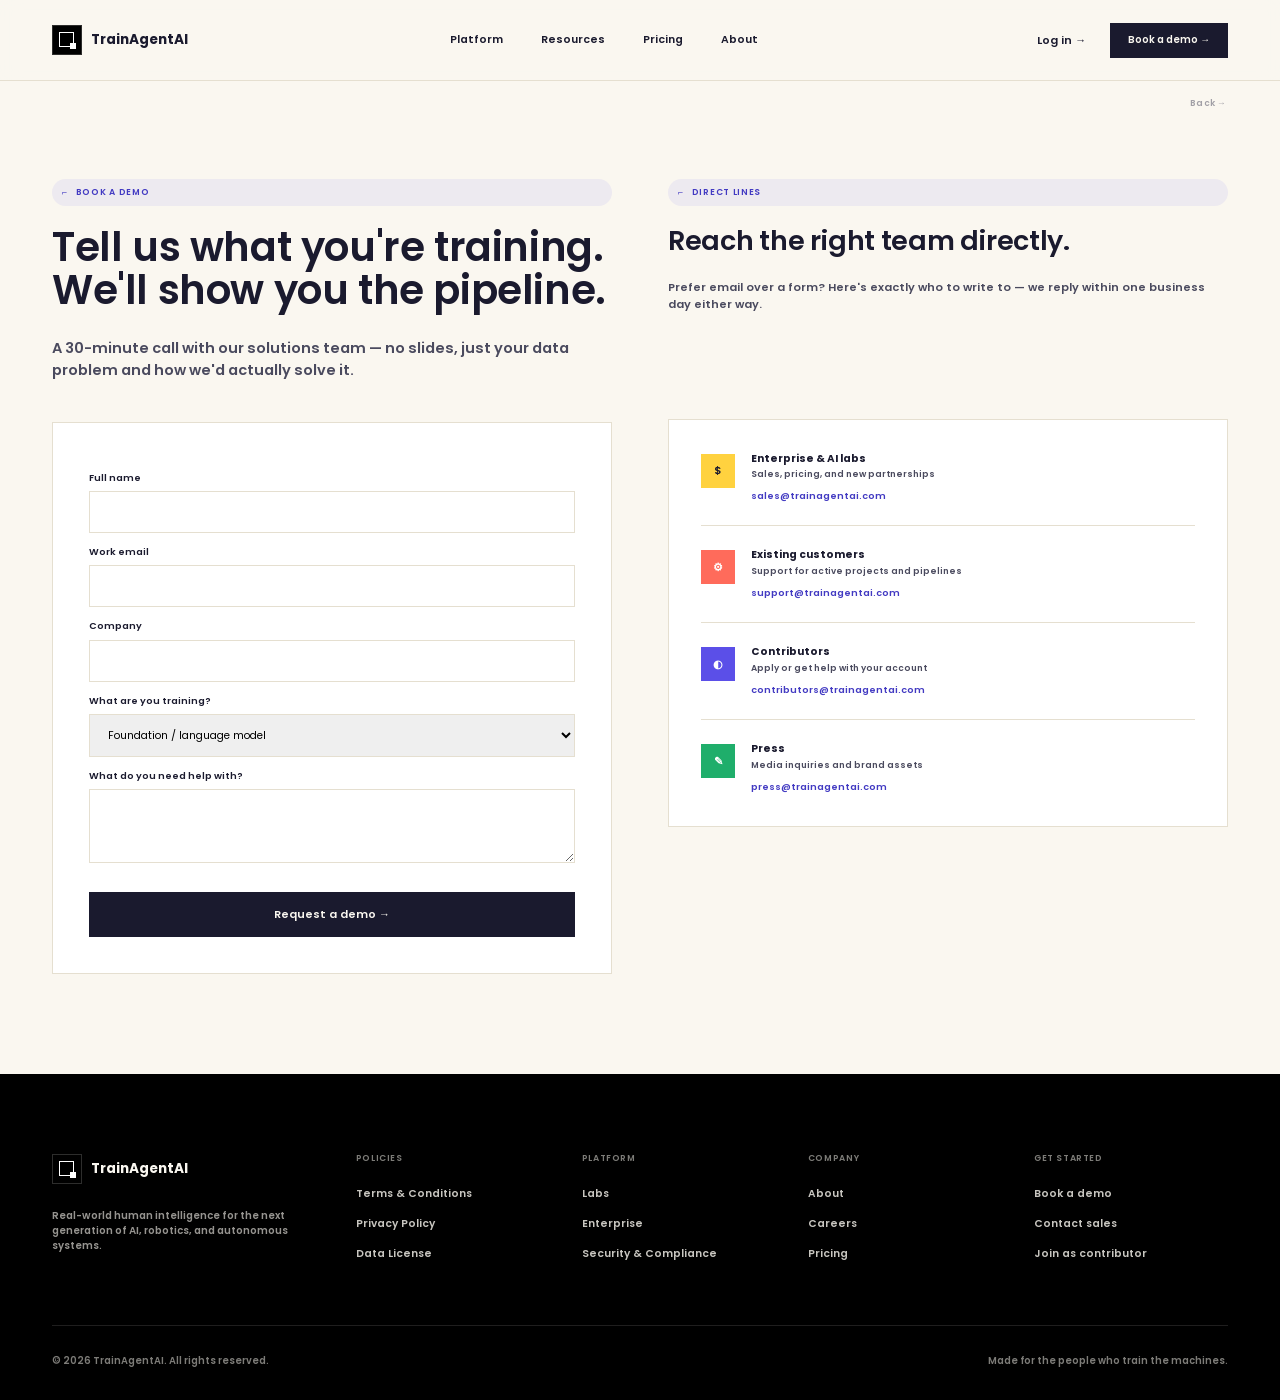
<file: contact.html>
<!DOCTYPE html>
<html lang="en">
<head>
<meta charset="UTF-8">
<meta name="viewport" content="width=device-width, initial-scale=1.0">
<title>Contact & Book a Demo — TrainAgentAI</title>
<meta name="description" content="Book a demo with TrainAgentAI or reach our sales, enterprise, and contributor teams directly.">
<link rel="preconnect" href="https://fonts.googleapis.com">
<link href="https://fonts.googleapis.com/css2?family=Poppins:ital,wght@0,400;0,500;0,600;0,700;0,800;1,600&display=swap" rel="stylesheet">
<link rel="stylesheet" href="css/styles.css">
</head>
<body>
<header class="site-header">
  <nav class="nav-bar">
    <a href="index.html" class="logo"><span class="logo-mark"></span>TrainAgentAI</a>
    <div class="nav-links">
      <a class="nav-link" href="platforms.html">Platform</a>
      <a class="nav-link" href="resources.html">Resources</a>
      <a class="nav-link" href="pricing.html">Pricing</a>
      <a class="nav-link" href="about.html">About</a>
    </div>
    <div class="nav-right">
      <a class="btn btn-ghost" href="login.html">Log in →</a>
      <a class="btn btn-primary btn-sm" href="contact.html">Book a demo →</a>
      <button class="nav-toggle" aria-label="Open menu">☰</button>
    </div>
  </nav>
</header>

<div class="mobile-menu">
  <div class="mobile-menu-top">
    <span class="logo"><span class="logo-mark"></span>TrainAgentAI</span>
    <button class="mobile-close" aria-label="Close menu">✕</button>
  </div>
  <a href="platforms.html">Platform</a>
  <a href="platforms.html#security">Security &amp; Compliance</a>
  <a href="resources.html">Resources</a>
  <a href="pricing.html">Pricing</a>
  <a href="about.html">About</a>
  <a href="careers.html">Careers</a>
  <a href="contact.html">Contact / Book a demo</a>
</div>

<div class="back-home-row wrap">
  <a href="index.html" class="back-home-link">Back →</a>
</div>

<section class="section" style="padding-top:64px;">
  <div class="wrap">
    <div class="grid grid-2 reveal contact-grid-equal" style="gap:56px; align-items:start;">
      <div class="contact-col">
        <div class="contact-col-intro">
          <span class="eyebrow">Book a demo</span>
          <h1 class="display-2">Tell us what you're training. We'll show you the pipeline.</h1>
          <p class="lede mt-24">A 30-minute call with our solutions team — no slides, just your data problem and how we'd actually solve it.</p>
        </div>

        <div class="card mt-40" style="padding:36px;">
          <form data-form id="contact-form">
            <div class="mt-12">
              <label style="font-size:0.85rem; font-weight:600; display:block; margin-bottom:6px;">Full name</label>
              <input type="text" name="fullName" required style="width:100%; padding:12px 14px; border:1px solid var(--line); border-radius:0; font-family:inherit; font-size:0.95rem;">
            </div>
            <div class="mt-12">
              <label style="font-size:0.85rem; font-weight:600; display:block; margin-bottom:6px;">Work email</label>
              <input type="email" name="workEmail" required style="width:100%; padding:12px 14px; border:1px solid var(--line); border-radius:0; font-family:inherit; font-size:0.95rem;">
            </div>
            <div class="mt-12">
              <label style="font-size:0.85rem; font-weight:600; display:block; margin-bottom:6px;">Company</label>
              <input type="text" name="company" style="width:100%; padding:12px 14px; border:1px solid var(--line); border-radius:0; font-family:inherit; font-size:0.95rem;">
            </div>
            <div class="mt-12">
              <label style="font-size:0.85rem; font-weight:600; display:block; margin-bottom:6px;">What are you training?</label>
              <select name="trainingType" style="width:100%; padding:12px 14px; border:1px solid var(--line); border-radius:0; font-family:inherit; font-size:0.95rem;">
                <option>Foundation / language model</option>
                <option>Computer vision model</option>
                <option>Robotics / manipulation</option>
                <option>Autonomous vehicle perception</option>
                <option>Voice / speech model</option>
                <option>Other</option>
              </select>
            </div>
            <div class="mt-12">
              <label style="font-size:0.85rem; font-weight:600; display:block; margin-bottom:6px;">What do you need help with?</label>
              <textarea name="message" rows="3" style="width:100%; padding:12px 14px; border:1px solid var(--line); border-radius:0; font-family:inherit; font-size:0.95rem; resize:vertical;"></textarea>
            </div>
            <button type="submit" class="btn btn-primary mt-24" style="width:100%; justify-content:center;">Request a demo →</button>
            <p class="form-error" style="display:none; color:#c0392b; font-size:0.85rem; margin-top:12px;">Something went wrong sending your request. Please try again or email us directly.</p>
          </form>
          <div class="form-success" style="display:none;">
            <h3 class="display-3" style="font-size:1.3rem;">Got it.</h3>
            <p class="body-lg mt-12">Someone from our solutions team will reach out within one business day.</p>
          </div>
        </div>
      </div>

      <div class="contact-col">
        <div class="contact-col-intro">
          <span class="eyebrow">Direct lines</span>
          <h2 class="display-2" style="font-size:clamp(1.7rem,3vw,2.4rem);">Reach the right team directly.</h2>
          <p class="lede mt-24" style="font-size:1rem; max-width:none;">Prefer email over a form? Here's exactly who to write to — we reply within one business day either way.</p>
        </div>

        <div class="card mt-40">
          <div class="contact-row">
            <span class="nav-rich-icon" style="background: var(--yellow); color: var(--ink);">$</span>
            <span class="nav-rich-text">
              <span class="nav-rich-title">Enterprise &amp; AI labs</span>
              <span class="nav-rich-desc">Sales, pricing, and new partnerships</span>
              <a href="mailto:sales@trainagentai.com" class="contact-email">sales@trainagentai.com</a>
            </span>
          </div>
          <div class="contact-row">
            <span class="nav-rich-icon" style="background: var(--coral);">⚙</span>
            <span class="nav-rich-text">
              <span class="nav-rich-title">Existing customers</span>
              <span class="nav-rich-desc">Support for active projects and pipelines</span>
              <a href="mailto:support@trainagentai.com" class="contact-email">support@trainagentai.com</a>
            </span>
          </div>
          <div class="contact-row">
            <span class="nav-rich-icon" style="background: var(--indigo);">◐</span>
            <span class="nav-rich-text">
              <span class="nav-rich-title">Contributors</span>
              <span class="nav-rich-desc">Apply or get help with your account</span>
              <a href="mailto:contributors@trainagentai.com" class="contact-email">contributors@trainagentai.com</a>
            </span>
          </div>
          <div class="contact-row contact-row-last">
            <span class="nav-rich-icon" style="background: var(--green-tag);">✎</span>
            <span class="nav-rich-text">
              <span class="nav-rich-title">Press</span>
              <span class="nav-rich-desc">Media inquiries and brand assets</span>
              <a href="mailto:press@trainagentai.com" class="contact-email">press@trainagentai.com</a>
            </span>
          </div>
        </div>
      </div>
    </div>
  </div>
</section>
<footer class="site-footer">
  <div class="wrap">
    <div class="footer-top">
      <div class="footer-col">
        <span class="logo" style="color:var(--paper);"><span class="logo-mark"></span>TrainAgentAI</span>
        <p class="mt-24" style="font-size:0.9rem; color:rgba(250,247,240,0.6); max-width:260px;">Real-world human intelligence for the next generation of AI, robotics, and autonomous systems.</p>
      </div>
      <div class="footer-col">
        <h4>Policies</h4>
        <a href="terms.html">Terms &amp; Conditions</a>
        <a href="privacy.html">Privacy Policy</a>
        <a href="data-license.html">Data License</a>
      </div>
      <div class="footer-col">
        <h4>Platform</h4>
        <a href="platforms.html#ai-labs">Labs</a>
        <a href="platforms.html#enterprises">Enterprise</a>
        <a href="platforms.html#security">Security &amp; Compliance</a>
      </div>
      <div class="footer-col">
        <h4>Company</h4>
        <a href="about.html">About</a>
        <a href="careers.html">Careers</a>
        <a href="pricing.html">Pricing</a>
      </div>
      <div class="footer-col">
        <h4>Get started</h4>
        <a href="contact.html">Book a demo</a>
        <a href="contact.html">Contact sales</a>
        <a href="contributors.html">Join as contributor</a>
      </div>
    </div>
    <div class="footer-bottom">
      <span>© 2026 TrainAgentAI. All rights reserved.</span>
      <span>Made for the people who train the machines.</span>
    </div>
  </div>
</footer>

<script>
  // insert google sheet link here
  // Paste the Web App URL you get after deploying the Google Apps Script (Code.gs) below.
  // Example: "https://script.google.com/macros/s/AKfycb.../exec"
  window.GOOGLE_SHEET_WEB_APP_URL = "https://script.google.com/macros/s/AKfycby0L7s8B4ZCYvCAUoBtpBe_O7zvxQys2RHYNwxMUgsGxT5eQx4gR6DFmU2kEjYFVXWm/exec";
</script>
<script src="js/main.js"></script>
</body>
</html>
</file>
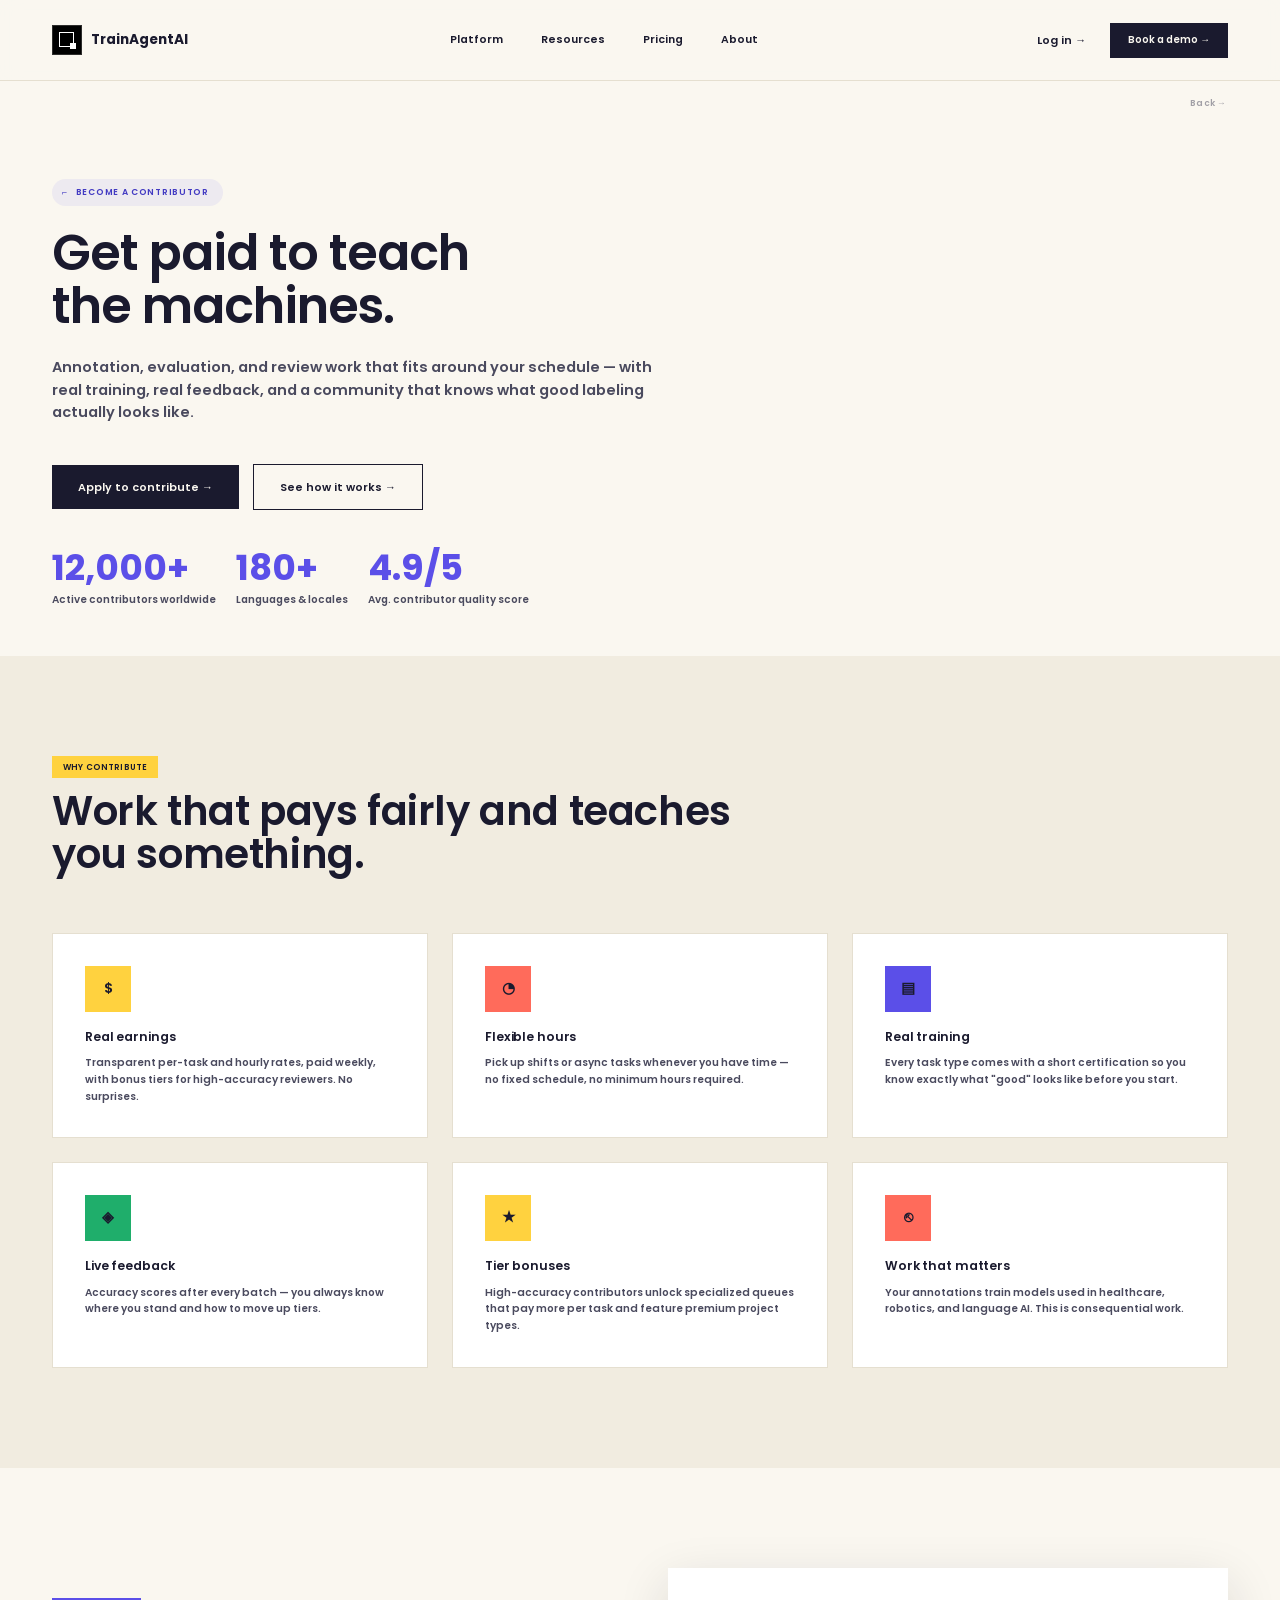
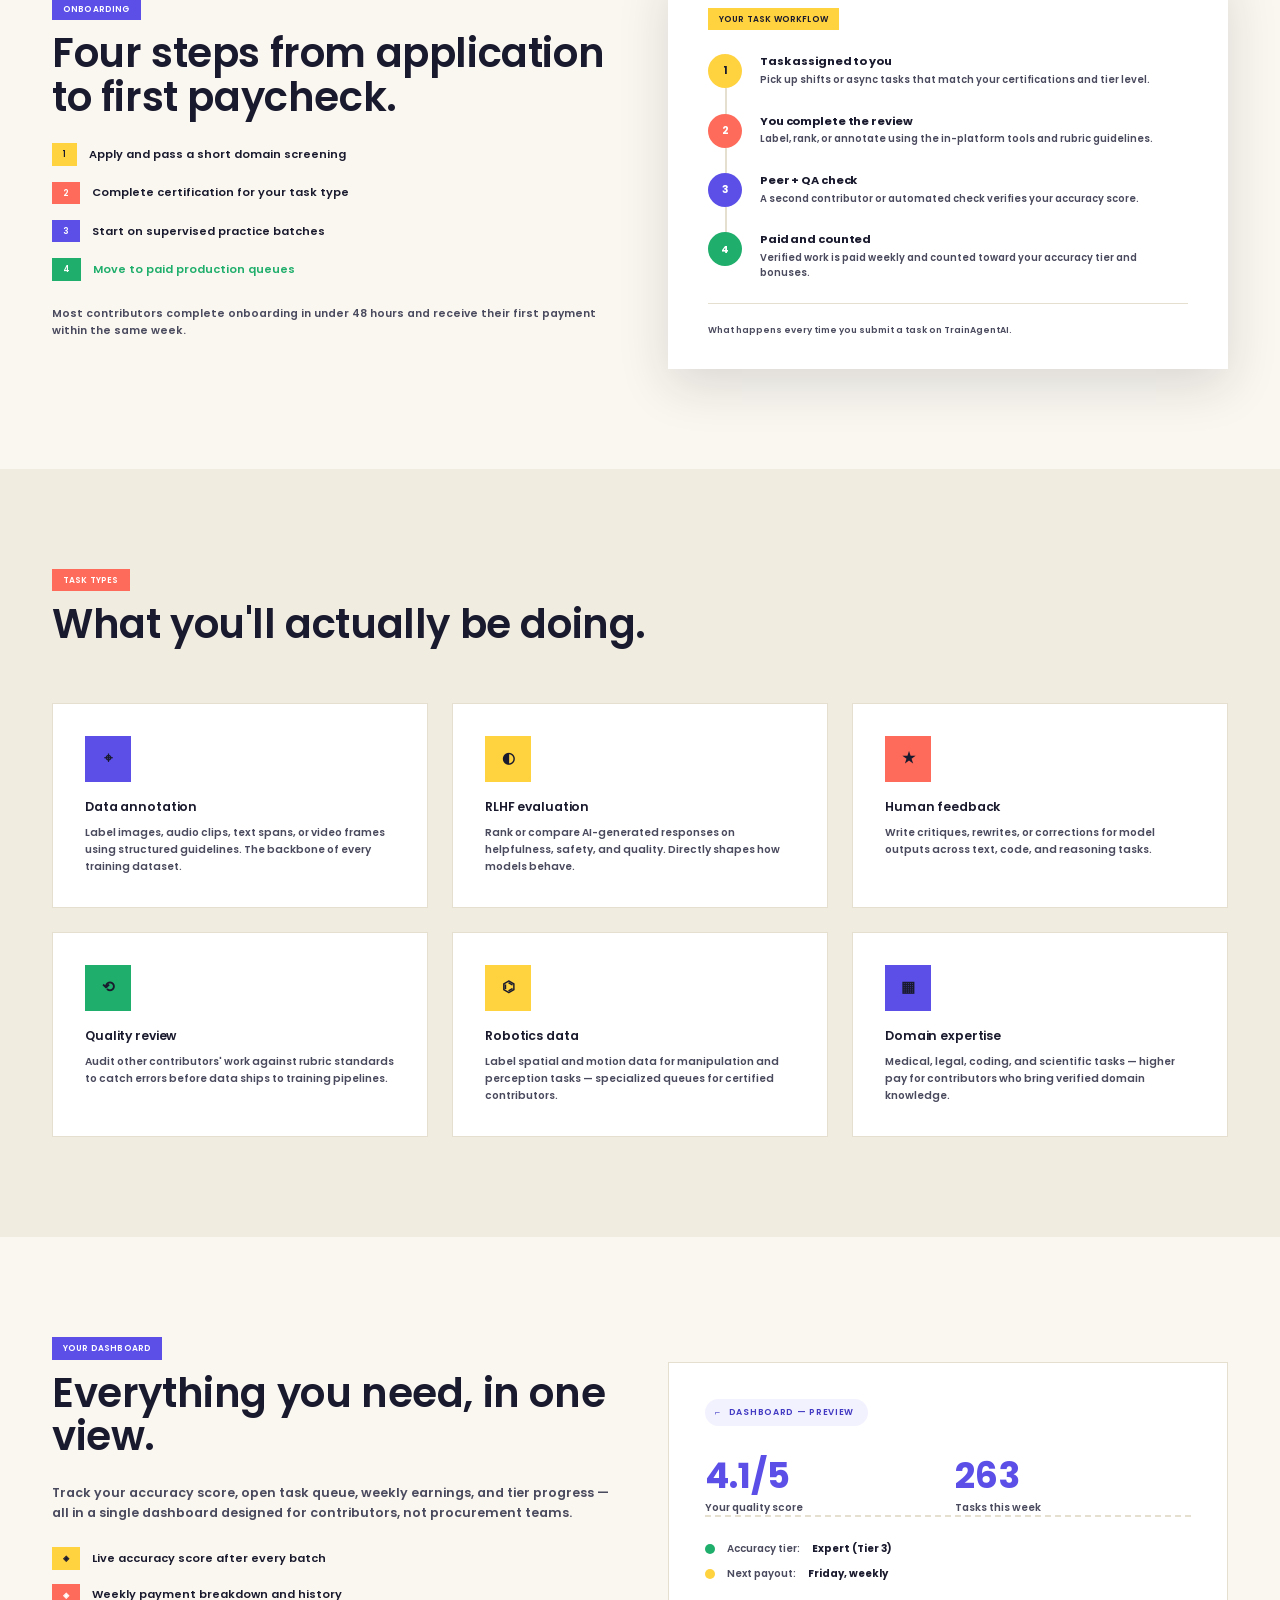
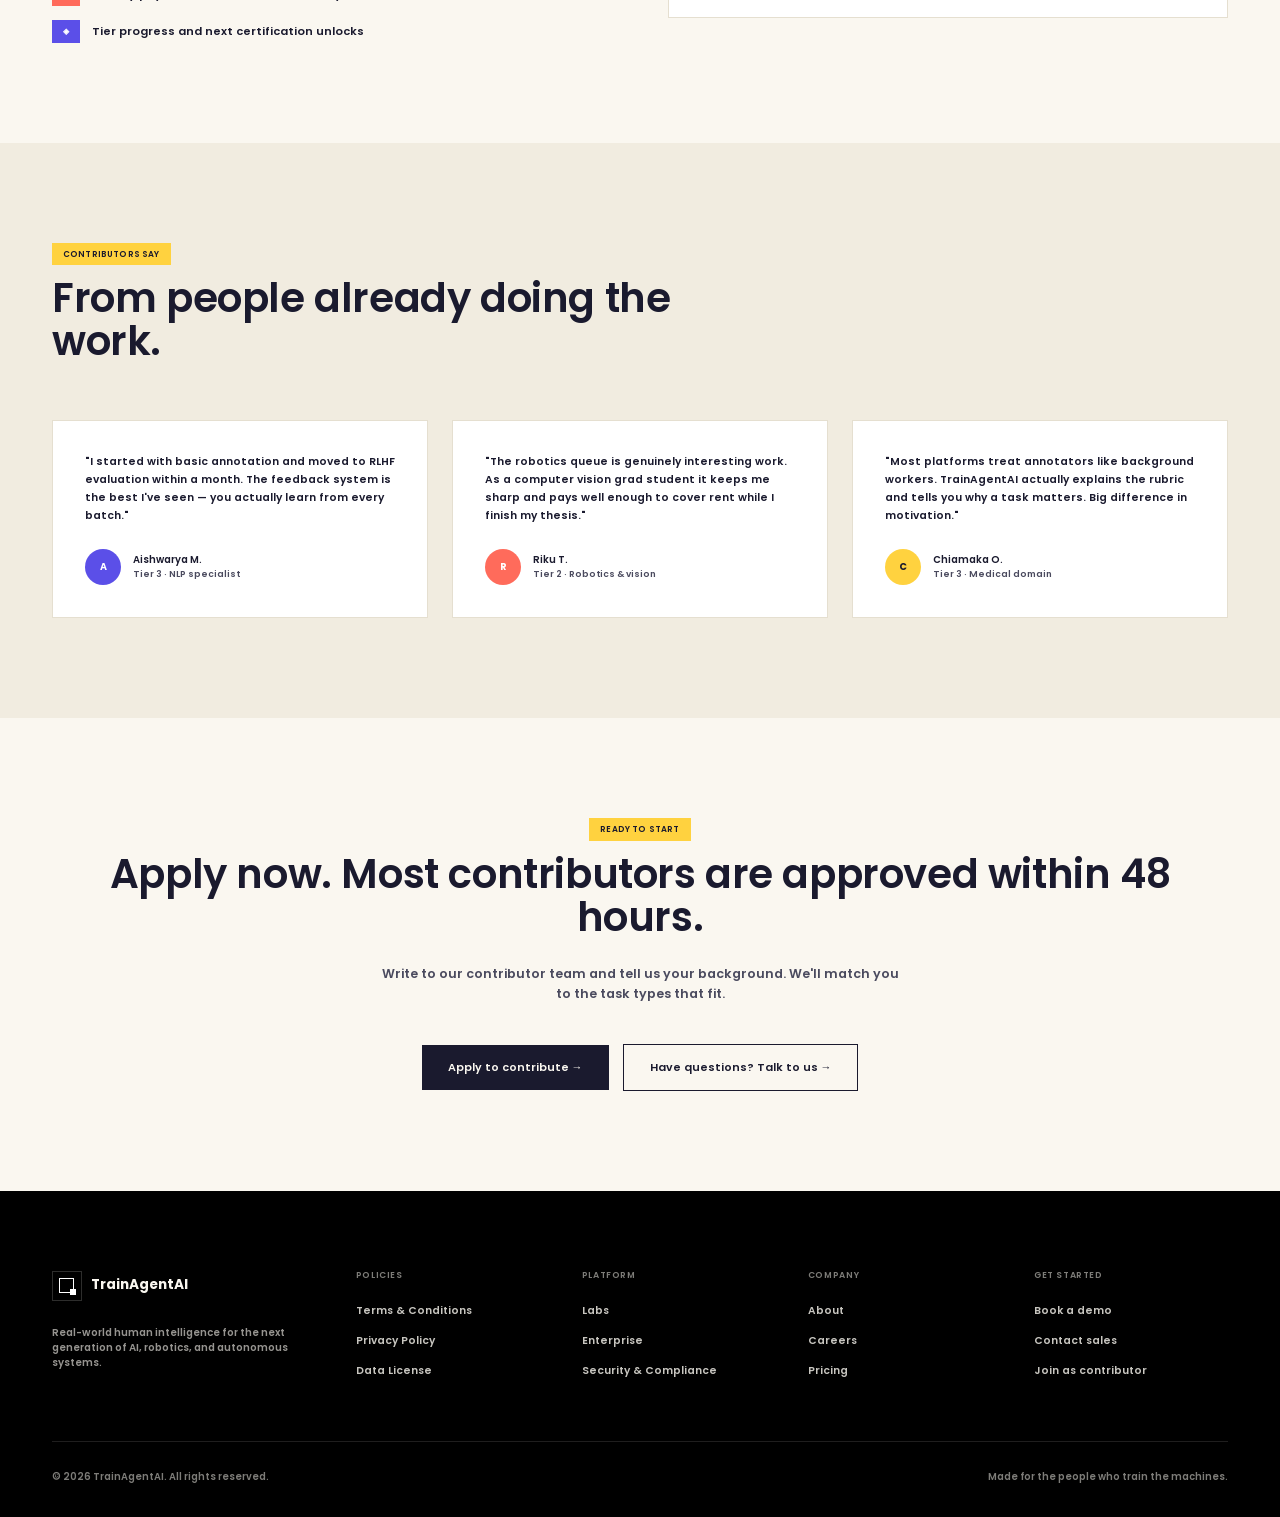
<file: contributors.html>
<!DOCTYPE html>
<html lang="en">
<head>
<meta charset="UTF-8">
<meta name="viewport" content="width=device-width, initial-scale=1.0">
<title>Become a Contributor — TrainAgentAI</title>
<meta name="description" content="Join TrainAgentAI as a contributor — annotate, evaluate, and review data that trains the next generation of AI, robotics, and autonomous systems.">
<link rel="preconnect" href="https://fonts.googleapis.com">
<link href="https://fonts.googleapis.com/css2?family=Poppins:ital,wght@0,400;0,500;0,600;0,700;0,800;1,600&display=swap" rel="stylesheet">
<link rel="stylesheet" href="css/styles.css">
</head>
<body>
<header class="site-header">
  <nav class="nav-bar">
    <a href="index.html" class="logo"><span class="logo-mark"></span>TrainAgentAI</a>
    <div class="nav-links">
      <a class="nav-link" href="platforms.html">Platform</a>
      <a class="nav-link" href="resources.html">Resources</a>
      <a class="nav-link" href="pricing.html">Pricing</a>
      <a class="nav-link" href="about.html">About</a>
    </div>
    <div class="nav-right">
      <a class="btn btn-ghost" href="login.html">Log in →</a>
      <a class="btn btn-primary btn-sm" href="contact.html">Book a demo →</a>
      <button class="nav-toggle" aria-label="Open menu">☰</button>
    </div>
  </nav>
</header>

<div class="mobile-menu">
  <div class="mobile-menu-top">
    <span class="logo"><span class="logo-mark"></span>TrainAgentAI</span>
    <button class="mobile-close" aria-label="Close menu">✕</button>
  </div>
  <a href="platforms.html">Platform</a>
  <a href="resources.html">Resources</a>
  <a href="pricing.html">Pricing</a>
  <a href="about.html">About</a>
  <a href="careers.html">Careers</a>
  <a href="contact.html">Contact / Book a demo</a>
</div>

<div class="back-home-row wrap">
  <a href="index.html" class="back-home-link">Back →</a>
</div>

<!-- HERO -->
<section class="section" style="padding-top:64px; padding-bottom:48px;">
  <div class="wrap reveal">
    <span class="eyebrow">Become a Contributor</span>
    <h1 class="display-1" style="font-size:clamp(2.4rem,5vw,4.4rem); max-width:820px;">Get paid to teach<br>the machines.</h1>
    <p class="lede mt-24" style="max-width:620px;">Annotation, evaluation, and review work that fits around your schedule — with real training, real feedback, and a community that knows what good labeling actually looks like.</p>
    <div class="btn-row mt-40">
      <a href="contact.html" class="btn btn-primary">Apply to contribute →</a>
      <a href="#how-it-works" class="btn btn-outline">See how it works →</a>
    </div>
    <div class="flex gap-20 mt-40" style="flex-wrap: wrap;">
      <div><span class="stat-num" data-count="12000" data-suffix="+">0</span><div class="stat-label">Active contributors worldwide</div></div>
      <div><span class="stat-num" data-count="180" data-suffix="+">0</span><div class="stat-label">Languages &amp; locales</div></div>
      <div><span class="stat-num" data-count="4.9" data-suffix="/5">0</span><div class="stat-label">Avg. contributor quality score</div></div>
    </div>
  </div>
</section>

<!-- WHY CONTRIBUTE -->
<section class="section bg-dim">
  <div class="wrap">
    <div class="section-head reveal">
      <span class="tag-chip tag-yellow">WHY CONTRIBUTE</span>
      <h2 class="display-2 mt-12">Work that pays fairly and teaches you something.</h2>
    </div>
    <div class="grid grid-3 reveal">
      <div class="card">
        <div class="card-icon" style="background:var(--yellow); color:var(--ink);">$</div>
        <h3 class="display-3" style="font-size:1.1rem;">Real earnings</h3>
        <p class="mt-12 body-lg" style="font-size:0.93rem;">Transparent per-task and hourly rates, paid weekly, with bonus tiers for high-accuracy reviewers. No surprises.</p>
      </div>
      <div class="card">
        <div class="card-icon" style="background:var(--coral);">◔</div>
        <h3 class="display-3" style="font-size:1.1rem;">Flexible hours</h3>
        <p class="mt-12 body-lg" style="font-size:0.93rem;">Pick up shifts or async tasks whenever you have time — no fixed schedule, no minimum hours required.</p>
      </div>
      <div class="card">
        <div class="card-icon" style="background:var(--indigo);">▤</div>
        <h3 class="display-3" style="font-size:1.1rem;">Real training</h3>
        <p class="mt-12 body-lg" style="font-size:0.93rem;">Every task type comes with a short certification so you know exactly what "good" looks like before you start.</p>
      </div>
      <div class="card">
        <div class="card-icon" style="background:var(--green-tag);">◈</div>
        <h3 class="display-3" style="font-size:1.1rem;">Live feedback</h3>
        <p class="mt-12 body-lg" style="font-size:0.93rem;">Accuracy scores after every batch — you always know where you stand and how to move up tiers.</p>
      </div>
      <div class="card">
        <div class="card-icon" style="background:var(--yellow); color:var(--ink);">★</div>
        <h3 class="display-3" style="font-size:1.1rem;">Tier bonuses</h3>
        <p class="mt-12 body-lg" style="font-size:0.93rem;">High-accuracy contributors unlock specialized queues that pay more per task and feature premium project types.</p>
      </div>
      <div class="card">
        <div class="card-icon" style="background:var(--coral);">⎋</div>
        <h3 class="display-3" style="font-size:1.1rem;">Work that matters</h3>
        <p class="mt-12 body-lg" style="font-size:0.93rem;">Your annotations train models used in healthcare, robotics, and language AI. This is consequential work.</p>
      </div>
    </div>
  </div>
</section>

<!-- HOW IT WORKS -->
<section class="section" id="how-it-works">
  <div class="wrap">
    <div class="grid grid-2 reveal" style="align-items:center; gap:56px;">
      <div>
        <span class="tag-chip tag-indigo">ONBOARDING</span>
        <h2 class="display-2 mt-12">Four steps from application to first paycheck.</h2>
        <div class="mt-24" style="display:flex; flex-direction:column; gap:16px;">
          <div class="flex items-center gap-12"><span class="tag-chip tag-yellow">1</span> Apply and pass a short domain screening</div>
          <div class="flex items-center gap-12"><span class="tag-chip tag-coral">2</span> Complete certification for your task type</div>
          <div class="flex items-center gap-12"><span class="tag-chip tag-indigo">3</span> Start on supervised practice batches</div>
          <div class="flex items-center gap-12" style="color:var(--green-tag);"><span class="tag-chip" style="background:var(--green-tag); color:#fff;">4</span> Move to paid production queues</div>
        </div>
        <p class="body-lg mt-24" style="font-size:0.95rem; color:var(--ink-soft);">Most contributors complete onboarding in under 48 hours and receive their first payment within the same week.</p>
      </div>
      <div>
        <div class="flow-diagram">
          <span class="tag-chip tag-yellow">YOUR TASK WORKFLOW</span>
          <div class="flow-steps">
            <div class="flow-step">
              <div class="flow-node" style="background:var(--yellow); color:var(--ink);">1</div>
              <div class="flow-line"></div>
              <div class="flow-body">
                <h4 class="flow-title">Task assigned to you</h4>
                <p class="flow-desc">Pick up shifts or async tasks that match your certifications and tier level.</p>
              </div>
            </div>
            <div class="flow-step">
              <div class="flow-node" style="background:var(--coral); color:var(--white);">2</div>
              <div class="flow-line"></div>
              <div class="flow-body">
                <h4 class="flow-title">You complete the review</h4>
                <p class="flow-desc">Label, rank, or annotate using the in-platform tools and rubric guidelines.</p>
              </div>
            </div>
            <div class="flow-step">
              <div class="flow-node" style="background:var(--indigo); color:var(--white);">3</div>
              <div class="flow-line"></div>
              <div class="flow-body">
                <h4 class="flow-title">Peer + QA check</h4>
                <p class="flow-desc">A second contributor or automated check verifies your accuracy score.</p>
              </div>
            </div>
            <div class="flow-step">
              <div class="flow-node" style="background:var(--green-tag); color:var(--white);">4</div>
              <div class="flow-body">
                <h4 class="flow-title">Paid and counted</h4>
                <p class="flow-desc">Verified work is paid weekly and counted toward your accuracy tier and bonuses.</p>
              </div>
            </div>
          </div>
          <div class="flow-caption">What happens every time you submit a task on TrainAgentAI.</div>
        </div>
      </div>
    </div>
  </div>
</section>

<!-- TASK TYPES -->
<section class="section bg-dim">
  <div class="wrap">
    <div class="section-head reveal">
      <span class="tag-chip tag-coral">TASK TYPES</span>
      <h2 class="display-2 mt-12">What you'll actually be doing.</h2>
    </div>
    <div class="grid grid-3 reveal">
      <div class="card">
        <div class="card-icon" style="background:var(--indigo);">⌖</div>
        <h3 class="display-3" style="font-size:1.1rem;">Data annotation</h3>
        <p class="mt-12 body-lg" style="font-size:0.93rem;">Label images, audio clips, text spans, or video frames using structured guidelines. The backbone of every training dataset.</p>
      </div>
      <div class="card">
        <div class="card-icon" style="background:var(--yellow); color:var(--ink);">◐</div>
        <h3 class="display-3" style="font-size:1.1rem;">RLHF evaluation</h3>
        <p class="mt-12 body-lg" style="font-size:0.93rem;">Rank or compare AI-generated responses on helpfulness, safety, and quality. Directly shapes how models behave.</p>
      </div>
      <div class="card">
        <div class="card-icon" style="background:var(--coral);">★</div>
        <h3 class="display-3" style="font-size:1.1rem;">Human feedback</h3>
        <p class="mt-12 body-lg" style="font-size:0.93rem;">Write critiques, rewrites, or corrections for model outputs across text, code, and reasoning tasks.</p>
      </div>
      <div class="card">
        <div class="card-icon" style="background:var(--green-tag);">⟲</div>
        <h3 class="display-3" style="font-size:1.1rem;">Quality review</h3>
        <p class="mt-12 body-lg" style="font-size:0.93rem;">Audit other contributors' work against rubric standards to catch errors before data ships to training pipelines.</p>
      </div>
      <div class="card">
        <div class="card-icon" style="background:var(--yellow); color:var(--ink);">⌬</div>
        <h3 class="display-3" style="font-size:1.1rem;">Robotics data</h3>
        <p class="mt-12 body-lg" style="font-size:0.93rem;">Label spatial and motion data for manipulation and perception tasks — specialized queues for certified contributors.</p>
      </div>
      <div class="card">
        <div class="card-icon" style="background:var(--indigo);">▦</div>
        <h3 class="display-3" style="font-size:1.1rem;">Domain expertise</h3>
        <p class="mt-12 body-lg" style="font-size:0.93rem;">Medical, legal, coding, and scientific tasks — higher pay for contributors who bring verified domain knowledge.</p>
      </div>
    </div>
  </div>
</section>

<!-- DASHBOARD PREVIEW -->
<section class="section">
  <div class="wrap">
    <div class="grid grid-2 reveal" style="align-items:center; gap:56px;">
      <div>
        <span class="tag-chip tag-indigo">YOUR DASHBOARD</span>
        <h2 class="display-2 mt-12">Everything you need, in one view.</h2>
        <p class="body-lg mt-24">Track your accuracy score, open task queue, weekly earnings, and tier progress — all in a single dashboard designed for contributors, not procurement teams.</p>
        <ul class="mt-24" style="display:flex; flex-direction:column; gap:14px;">
          <li class="flex items-center gap-12"><span class="tag-chip tag-yellow">◈</span> Live accuracy score after every batch</li>
          <li class="flex items-center gap-12"><span class="tag-chip tag-coral">◈</span> Weekly payment breakdown and history</li>
          <li class="flex items-center gap-12"><span class="tag-chip tag-indigo">◈</span> Tier progress and next certification unlocks</li>
        </ul>
      </div>
      <div class="card" style="padding:36px;">
        <p class="eyebrow">DASHBOARD — PREVIEW</p>
        <div class="grid grid-2 mt-12" style="gap:14px;">
          <div><span class="stat-num" data-count="4.9" data-suffix="/5">0</span><div class="stat-label">Your quality score</div></div>
          <div><span class="stat-num" data-count="312" data-suffix="">0</span><div class="stat-label">Tasks this week</div></div>
        </div>
        <hr class="divider-dash mt-24">
        <div class="mt-24" style="display:flex; flex-direction:column; gap:10px;">
          <div class="flex items-center gap-12" style="font-size:0.9rem;">
            <span style="width:10px; height:10px; background:var(--green-tag); border-radius:50%; display:inline-block;"></span>
            <span style="color:var(--ink-soft);">Accuracy tier:</span>
            <strong>Expert (Tier 3)</strong>
          </div>
          <div class="flex items-center gap-12" style="font-size:0.9rem;">
            <span style="width:10px; height:10px; background:var(--yellow); border-radius:50%; display:inline-block;"></span>
            <span style="color:var(--ink-soft);">Next payout:</span>
            <strong>Friday, weekly</strong>
          </div>
        </div>
      </div>
    </div>
  </div>
</section>

<!-- TESTIMONIALS -->
<section class="section bg-dim">
  <div class="wrap">
    <div class="section-head reveal">
      <span class="tag-chip tag-yellow">CONTRIBUTORS SAY</span>
      <h2 class="display-2 mt-12">From people already doing the work.</h2>
    </div>
    <div class="grid grid-3 reveal">
      <div class="card" style="padding:32px;">
        <p style="font-size:0.95rem; line-height:1.7; color:var(--ink);">"I started with basic annotation and moved to RLHF evaluation within a month. The feedback system is the best I've seen — you actually learn from every batch."</p>
        <div class="flex items-center gap-12 mt-24">
          <div style="width:36px; height:36px; background:var(--indigo); border-radius:50%; display:flex; align-items:center; justify-content:center; color:#fff; font-weight:700; font-size:0.85rem;">A</div>
          <div>
            <div style="font-weight:600; font-size:0.88rem;">Aishwarya M.</div>
            <div style="font-size:0.8rem; color:var(--ink-soft);">Tier 3 · NLP specialist</div>
          </div>
        </div>
      </div>
      <div class="card" style="padding:32px;">
        <p style="font-size:0.95rem; line-height:1.7; color:var(--ink);">"The robotics queue is genuinely interesting work. As a computer vision grad student it keeps me sharp and pays well enough to cover rent while I finish my thesis."</p>
        <div class="flex items-center gap-12 mt-24">
          <div style="width:36px; height:36px; background:var(--coral); border-radius:50%; display:flex; align-items:center; justify-content:center; color:#fff; font-weight:700; font-size:0.85rem;">R</div>
          <div>
            <div style="font-weight:600; font-size:0.88rem;">Riku T.</div>
            <div style="font-size:0.8rem; color:var(--ink-soft);">Tier 2 · Robotics &amp; vision</div>
          </div>
        </div>
      </div>
      <div class="card" style="padding:32px;">
        <p style="font-size:0.95rem; line-height:1.7; color:var(--ink);">"Most platforms treat annotators like background workers. TrainAgentAI actually explains the rubric and tells you why a task matters. Big difference in motivation."</p>
        <div class="flex items-center gap-12 mt-24">
          <div style="width:36px; height:36px; background:var(--yellow); color:var(--ink); border-radius:50%; display:flex; align-items:center; justify-content:center; font-weight:700; font-size:0.85rem;">C</div>
          <div>
            <div style="font-weight:600; font-size:0.88rem;">Chiamaka O.</div>
            <div style="font-size:0.8rem; color:var(--ink-soft);">Tier 3 · Medical domain</div>
          </div>
        </div>
      </div>
    </div>
  </div>
</section>

<!-- CTA -->
<section class="section text-center" style="background:var(--paper);">
  <div class="wrap reveal">
    <span class="tag-chip tag-yellow">READY TO START</span>
    <h2 class="display-2 mt-12" style="color:var(--ink);">Apply now. Most contributors are approved within 48 hours.</h2>
    <p class="body-lg mt-24" style="color:var(--ink-soft); max-width:520px; margin-left:auto; margin-right:auto;">Write to our contributor team and tell us your background. We'll match you to the task types that fit.</p>
    <div class="btn-row mt-40" style="justify-content:center;">
      <a href="contact.html" class="btn btn-primary">Apply to contribute →</a>
      <a href="contact.html" class="btn btn-outline">Have questions? Talk to us →</a>
    </div>
  </div>
</section>

<footer class="site-footer">
  <div class="wrap">
    <div class="footer-top">
      <div class="footer-col">
        <span class="logo" style="color:var(--paper);"><span class="logo-mark"></span>TrainAgentAI</span>
        <p class="mt-24" style="font-size:0.9rem; color:rgba(250,247,240,0.6); max-width:260px;">Real-world human intelligence for the next generation of AI, robotics, and autonomous systems.</p>
      </div>
      <div class="footer-col">
        <h4>Policies</h4>
        <a href="terms.html">Terms &amp; Conditions</a>
        <a href="privacy.html">Privacy Policy</a>
        <a href="data-license.html">Data License</a>
      </div>
      <div class="footer-col">
        <h4>Platform</h4>
        <a href="platforms.html#ai-labs">Labs</a>
        <a href="platforms.html#enterprises">Enterprise</a>
        <a href="platforms.html#security">Security &amp; Compliance</a>
      </div>
      <div class="footer-col">
        <h4>Company</h4>
        <a href="about.html">About</a>
        <a href="careers.html">Careers</a>
        <a href="pricing.html">Pricing</a>
      </div>
      <div class="footer-col">
        <h4>Get started</h4>
        <a href="contact.html">Book a demo</a>
        <a href="contact.html">Contact sales</a>
        <a href="contributors.html">Join as contributor</a>
      </div>
    </div>
    <div class="footer-bottom">
      <span>© 2026 TrainAgentAI. All rights reserved.</span>
      <span>Made for the people who train the machines.</span>
    </div>
  </div>
</footer>

<script src="js/main.js"></script>
</body>
</html>
</file>
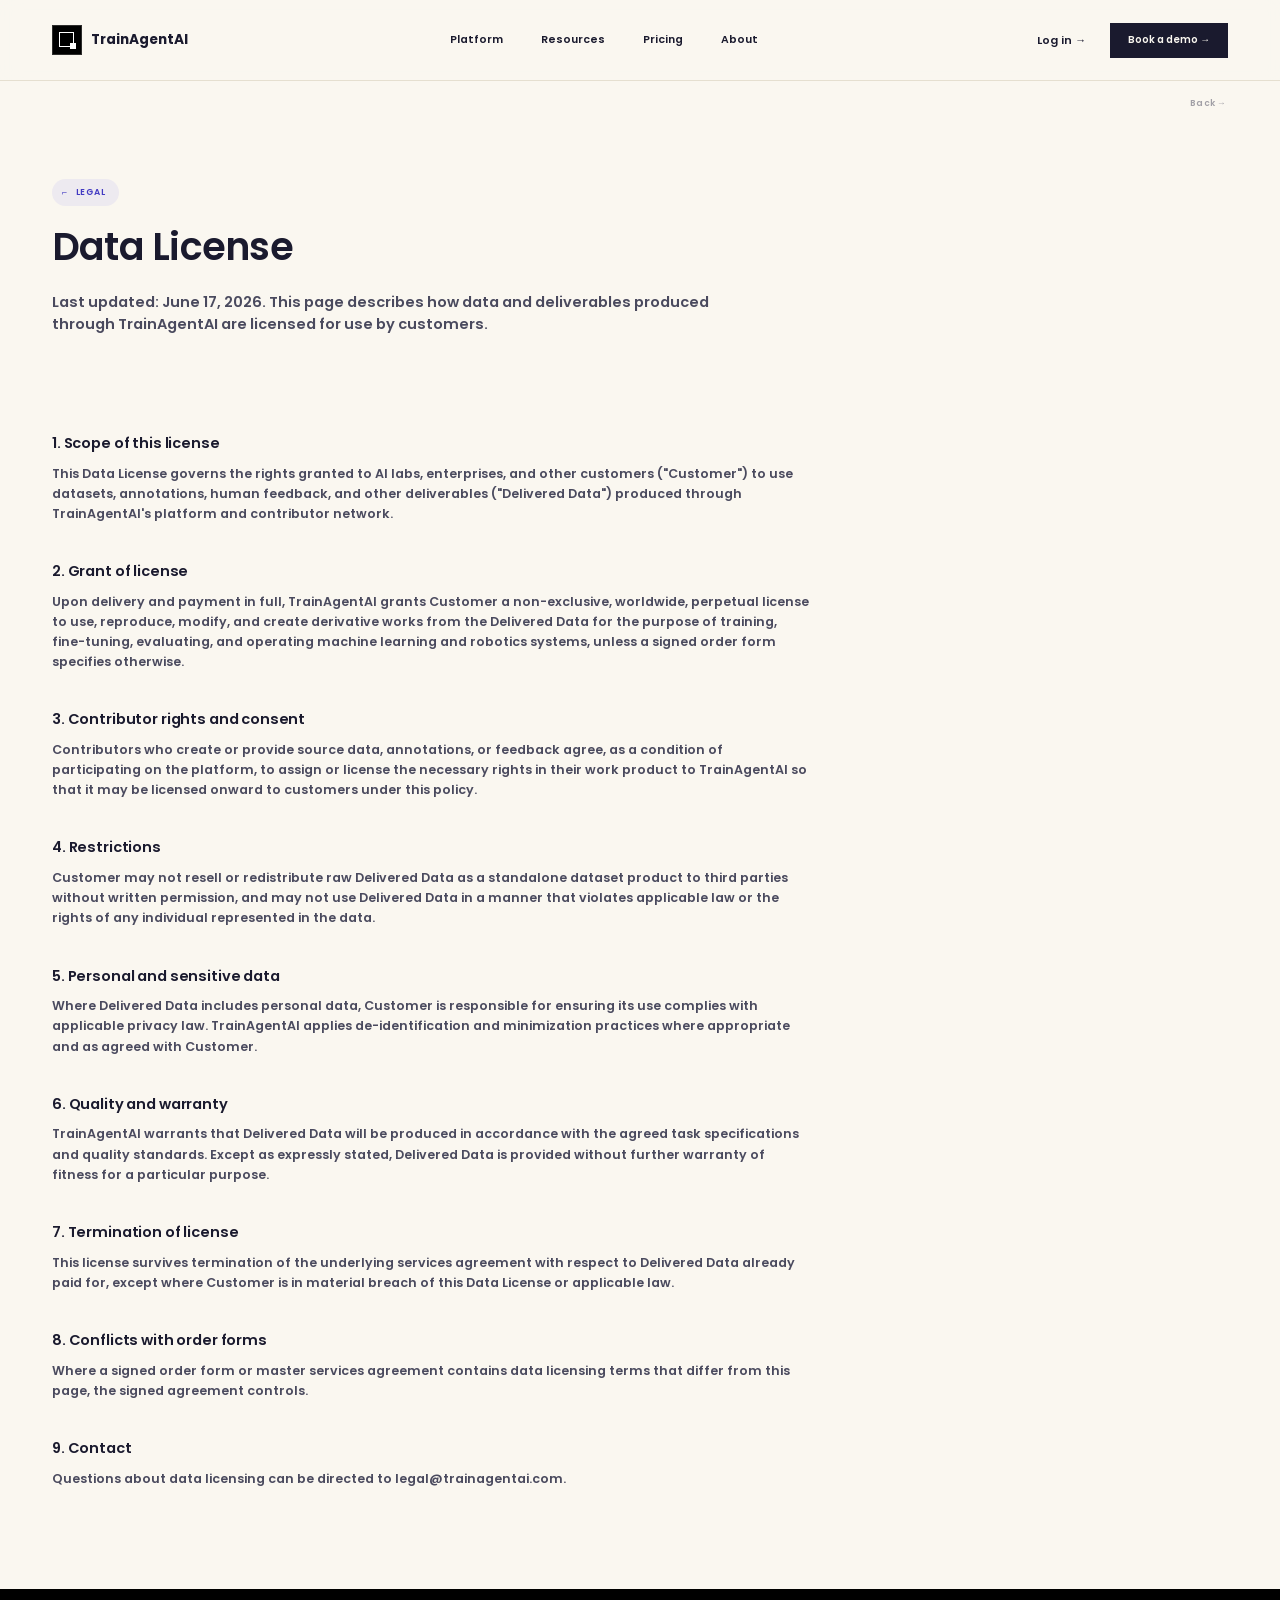
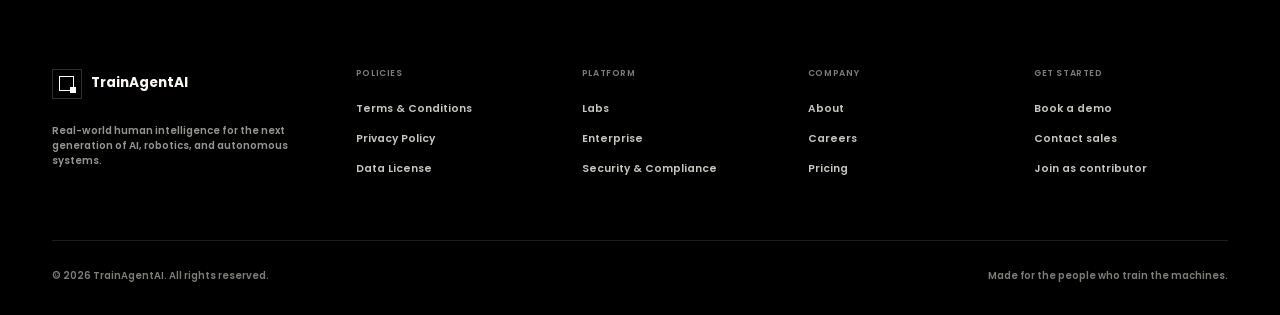
<file: data-license.html>
<!DOCTYPE html>
<html lang="en">
<head>
<meta charset="UTF-8">
<meta name="viewport" content="width=device-width, initial-scale=1.0">
<title>Data License — TrainAgentAI</title>
<meta name="description" content="How rights and usage of data delivered through TrainAgentAI's platform are licensed to AI labs and enterprise customers.">
<link rel="preconnect" href="https://fonts.googleapis.com">
<link href="https://fonts.googleapis.com/css2?family=Poppins:ital,wght@0,400;0,500;0,600;0,700;0,800;1,600&display=swap" rel="stylesheet">
<link rel="stylesheet" href="css/styles.css">
</head>
<body>
<header class="site-header">
  <nav class="nav-bar">
    <a href="index.html" class="logo"><span class="logo-mark"></span>TrainAgentAI</a>
    <div class="nav-links">
      <a class="nav-link" href="platforms.html">Platform</a>
      <a class="nav-link" href="resources.html">Resources</a>
      <a class="nav-link" href="pricing.html">Pricing</a>
      <a class="nav-link" href="about.html">About</a>
    </div>
    <div class="nav-right">
      <a class="btn btn-ghost" href="login.html">Log in →</a>
      <a class="btn btn-primary btn-sm" href="contact.html">Book a demo →</a>
      <button class="nav-toggle" aria-label="Open menu">☰</button>
    </div>
  </nav>
</header>

<div class="mobile-menu">
  <div class="mobile-menu-top">
    <span class="logo"><span class="logo-mark"></span>TrainAgentAI</span>
    <button class="mobile-close" aria-label="Close menu">✕</button>
  </div>
  <a href="platforms.html">Platform</a>
  <a href="platforms.html#security">Security &amp; Compliance</a>
  <a href="resources.html">Resources</a>
  <a href="pricing.html">Pricing</a>
  <a href="about.html">About</a>
  <a href="careers.html">Careers</a>
  <a href="contact.html">Contact / Book a demo</a>
</div>

<div class="back-home-row wrap">
  <a href="index.html" class="back-home-link">Back →</a>
</div>

<section class="section" style="padding-top:64px;">
  <div class="wrap reveal">
    <span class="eyebrow">Legal</span>
    <h1 class="display-1" style="font-size:clamp(2.2rem,4.5vw,3.4rem);">Data License</h1>
    <p class="lede mt-24" style="max-width:680px;">Last updated: June 17, 2026. This page describes how data and deliverables produced through TrainAgentAI are licensed for use by customers.</p>
  </div>
</section>

<section class="section" style="padding-top:0;">
  <div class="wrap">
    <div style="max-width:760px;" class="reveal">

      <h2 class="display-3" style="font-size:1.3rem;">1. Scope of this license</h2>
      <p class="mt-12 body-lg">This Data License governs the rights granted to AI labs, enterprises, and other customers ("Customer") to use datasets, annotations, human feedback, and other deliverables ("Delivered Data") produced through TrainAgentAI's platform and contributor network.</p>

      <h2 class="display-3 mt-40" style="font-size:1.3rem;">2. Grant of license</h2>
      <p class="mt-12 body-lg">Upon delivery and payment in full, TrainAgentAI grants Customer a non-exclusive, worldwide, perpetual license to use, reproduce, modify, and create derivative works from the Delivered Data for the purpose of training, fine-tuning, evaluating, and operating machine learning and robotics systems, unless a signed order form specifies otherwise.</p>

      <h2 class="display-3 mt-40" style="font-size:1.3rem;">3. Contributor rights and consent</h2>
      <p class="mt-12 body-lg">Contributors who create or provide source data, annotations, or feedback agree, as a condition of participating on the platform, to assign or license the necessary rights in their work product to TrainAgentAI so that it may be licensed onward to customers under this policy.</p>

      <h2 class="display-3 mt-40" style="font-size:1.3rem;">4. Restrictions</h2>
      <p class="mt-12 body-lg">Customer may not resell or redistribute raw Delivered Data as a standalone dataset product to third parties without written permission, and may not use Delivered Data in a manner that violates applicable law or the rights of any individual represented in the data.</p>

      <h2 class="display-3 mt-40" style="font-size:1.3rem;">5. Personal and sensitive data</h2>
      <p class="mt-12 body-lg">Where Delivered Data includes personal data, Customer is responsible for ensuring its use complies with applicable privacy law. TrainAgentAI applies de-identification and minimization practices where appropriate and as agreed with Customer.</p>

      <h2 class="display-3 mt-40" style="font-size:1.3rem;">6. Quality and warranty</h2>
      <p class="mt-12 body-lg">TrainAgentAI warrants that Delivered Data will be produced in accordance with the agreed task specifications and quality standards. Except as expressly stated, Delivered Data is provided without further warranty of fitness for a particular purpose.</p>

      <h2 class="display-3 mt-40" style="font-size:1.3rem;">7. Termination of license</h2>
      <p class="mt-12 body-lg">This license survives termination of the underlying services agreement with respect to Delivered Data already paid for, except where Customer is in material breach of this Data License or applicable law.</p>

      <h2 class="display-3 mt-40" style="font-size:1.3rem;">8. Conflicts with order forms</h2>
      <p class="mt-12 body-lg">Where a signed order form or master services agreement contains data licensing terms that differ from this page, the signed agreement controls.</p>

      <h2 class="display-3 mt-40" style="font-size:1.3rem;">9. Contact</h2>
      <p class="mt-12 body-lg">Questions about data licensing can be directed to legal@trainagentai.com.</p>

    </div>
  </div>
</section>

<footer class="site-footer">
  <div class="wrap">
    <div class="footer-top">
      <div class="footer-col">
        <span class="logo" style="color:var(--paper);"><span class="logo-mark"></span>TrainAgentAI</span>
        <p class="mt-24" style="font-size:0.9rem; color:rgba(250,247,240,0.6); max-width:260px;">Real-world human intelligence for the next generation of AI, robotics, and autonomous systems.</p>
      </div>
      <div class="footer-col">
        <h4>Policies</h4>
        <a href="terms.html">Terms &amp; Conditions</a>
        <a href="privacy.html">Privacy Policy</a>
        <a href="data-license.html">Data License</a>
      </div>
      <div class="footer-col">
        <h4>Platform</h4>
        <a href="platforms.html#ai-labs">Labs</a>
        <a href="platforms.html#enterprises">Enterprise</a>
        <a href="platforms.html#security">Security &amp; Compliance</a>
      </div>
      <div class="footer-col">
        <h4>Company</h4>
        <a href="about.html">About</a>
        <a href="careers.html">Careers</a>
        <a href="pricing.html">Pricing</a>
      </div>
      <div class="footer-col">
        <h4>Get started</h4>
        <a href="contact.html">Book a demo</a>
        <a href="contact.html">Contact sales</a>
        <a href="contributors.html">Join as contributor</a>
      </div>
    </div>
    <div class="footer-bottom">
      <span>© 2026 TrainAgentAI. All rights reserved.</span>
      <span>Made for the people who train the machines.</span>
    </div>
  </div>
</footer>

<script src="js/main.js"></script>
</body>
</html>
</file>
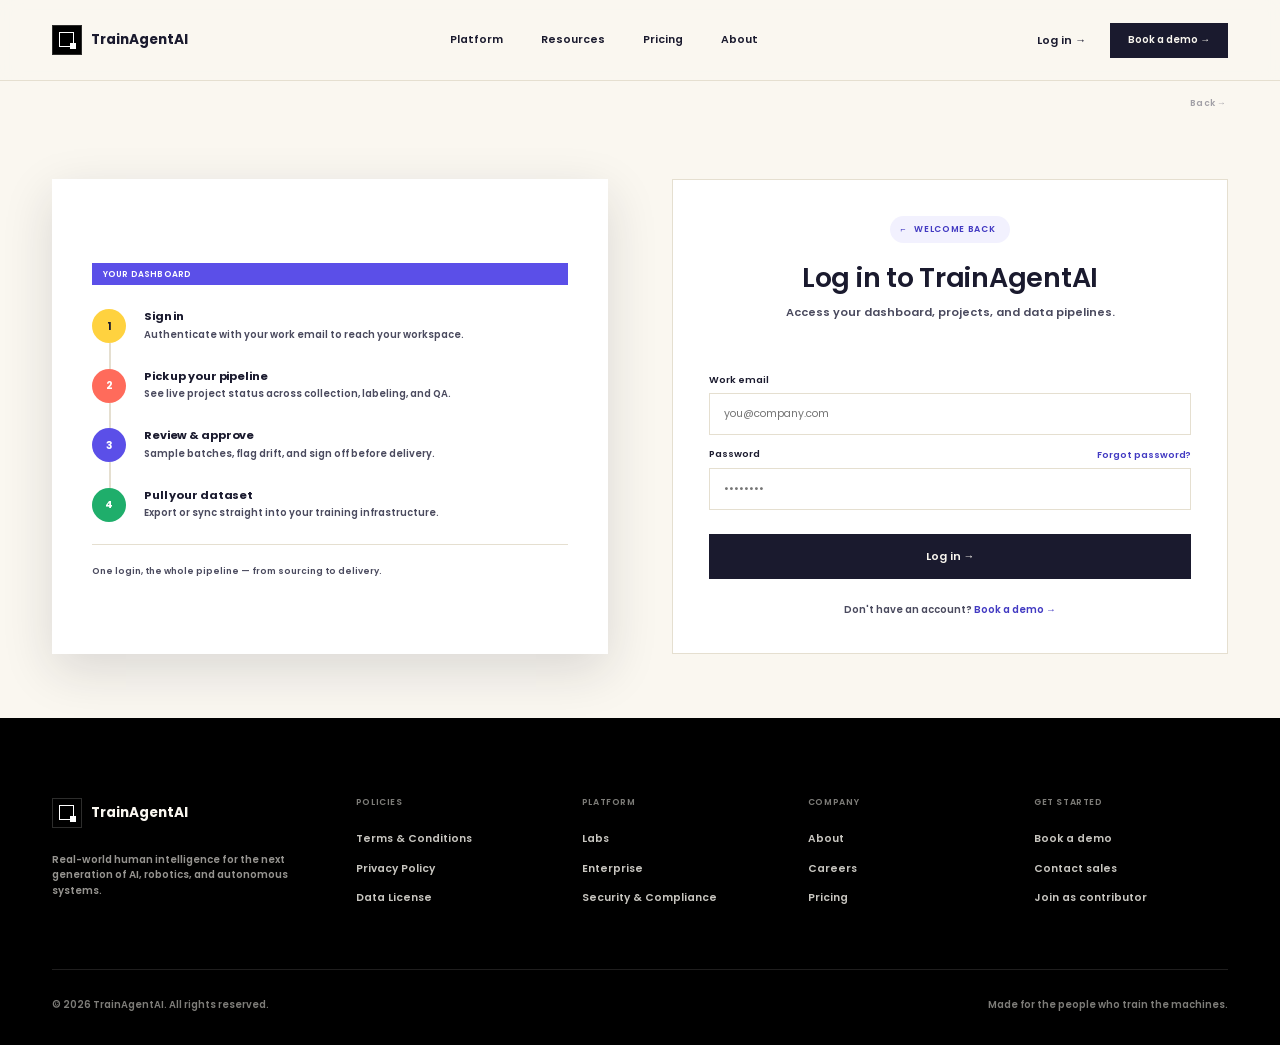
<file: login.html>
<!DOCTYPE html>
<html lang="en">
<head>
<meta charset="UTF-8">
<meta name="viewport" content="width=device-width, initial-scale=1.0">
<title>Log in — TrainAgentAI</title>
<meta name="description" content="Log in to your TrainAgentAI account to access your dashboard, projects, and data pipelines.">
<link rel="preconnect" href="https://fonts.googleapis.com">
<link href="https://fonts.googleapis.com/css2?family=Poppins:ital,wght@0,400;0,500;0,600;0,700;0,800;1,600&display=swap" rel="stylesheet">
<link rel="stylesheet" href="css/styles.css">
</head>
<body>

<header class="site-header">
  <nav class="nav-bar">
    <a href="index.html" class="logo"><span class="logo-mark"></span>TrainAgentAI</a>
    <div class="nav-links">
      <a class="nav-link" href="platforms.html">Platform</a>
      <a class="nav-link" href="resources.html">Resources</a>
      <a class="nav-link" href="pricing.html">Pricing</a>
      <a class="nav-link" href="about.html">About</a>
    </div>
    <div class="nav-right">
      <a class="btn btn-ghost" href="login.html">Log in →</a>
      <a class="btn btn-primary btn-sm" href="contact.html">Book a demo →</a>
      <button class="nav-toggle" aria-label="Open menu">☰</button>
    </div>
  </nav>
</header>

<div class="mobile-menu">
  <div class="mobile-menu-top">
    <span class="logo"><span class="logo-mark"></span>TrainAgentAI</span>
    <button class="mobile-close" aria-label="Close menu">✕</button>
  </div>
  <a href="platforms.html">Platform</a>
  <a href="platforms.html#security">Security &amp; Compliance</a>
  <a href="resources.html">Resources</a>
  <a href="pricing.html">Pricing</a>
  <a href="about.html">About</a>
  <a href="careers.html">Careers</a>
  <a href="contact.html">Contact / Book a demo</a>
</div>

<div class="back-home-row wrap">
  <a href="index.html" class="back-home-link">Back →</a>
</div>

<section class="section" style="padding-top:64px; padding-bottom:64px;">
  <div class="wrap">
    <div class="login-split">
      <div class="reveal login-split-visual">
        <div class="flow-diagram">
          <span class="tag-chip tag-indigo">YOUR DASHBOARD</span>
          <div class="flow-steps">
            <div class="flow-step">
              <div class="flow-node" style="background:var(--yellow); color:var(--ink);">1</div>
              <div class="flow-line"></div>
              <div class="flow-body">
                <h4 class="flow-title">Sign in</h4>
                <p class="flow-desc">Authenticate with your work email to reach your workspace.</p>
              </div>
            </div>
            <div class="flow-step">
              <div class="flow-node" style="background:var(--coral); color:var(--white);">2</div>
              <div class="flow-line"></div>
              <div class="flow-body">
                <h4 class="flow-title">Pick up your pipeline</h4>
                <p class="flow-desc">See live project status across collection, labeling, and QA.</p>
              </div>
            </div>
            <div class="flow-step">
              <div class="flow-node" style="background:var(--indigo); color:var(--white);">3</div>
              <div class="flow-line"></div>
              <div class="flow-body">
                <h4 class="flow-title">Review &amp; approve</h4>
                <p class="flow-desc">Sample batches, flag drift, and sign off before delivery.</p>
              </div>
            </div>
            <div class="flow-step">
              <div class="flow-node" style="background:var(--green-tag); color:var(--white);">4</div>
              <div class="flow-body">
                <h4 class="flow-title">Pull your dataset</h4>
                <p class="flow-desc">Export or sync straight into your training infrastructure.</p>
              </div>
            </div>
          </div>
          <div class="flow-caption">One login, the whole pipeline — from sourcing to delivery.</div>
        </div>
      </div>

      <div class="reveal login-split-form">
        <div class="card login-card" style="padding:36px;">
          <div class="text-center">
            <span class="eyebrow">Welcome back</span>
            <h1 class="display-2" style="font-size:clamp(1.8rem,3.4vw,2.4rem);">Log in to TrainAgentAI</h1>
            <p class="lede mt-12" style="max-width:420px; margin:12px auto 0; font-size:1rem;">Access your dashboard, projects, and data pipelines.</p>
          </div>

          <form data-form id="login-form" class="mt-40">
            <div class="mt-12">
              <label style="font-size:0.85rem; font-weight:600; display:block; margin-bottom:6px;">Work email</label>
              <input type="email" required placeholder="you@company.com" style="width:100%; padding:12px 14px; border:1px solid var(--line); border-radius:0; font-family:inherit; font-size:0.95rem;">
            </div>
            <div class="mt-12">
              <div class="flex justify-between items-center">
                <label style="font-size:0.85rem; font-weight:600; display:block; margin-bottom:6px;">Password</label>
                <a href="contact.html" style="font-size:0.82rem; color:var(--indigo-deep); margin-bottom:6px;">Forgot password?</a>
              </div>
              <input type="password" required placeholder="••••••••" style="width:100%; padding:12px 14px; border:1px solid var(--line); border-radius:0; font-family:inherit; font-size:0.95rem;">
            </div>
            <button type="submit" class="btn btn-primary mt-24" style="width:100%; justify-content:center;">Log in →</button>
          </form>
          <div class="form-success" style="display:none;">
            <h3 class="display-3" style="font-size:1.3rem;">You're in.</h3>
            <p class="body-lg mt-12">Taking you to your dashboard…</p>
          </div>
          <p class="text-center mt-24" style="font-size:0.88rem; color:var(--ink-soft);">
            Don't have an account? <a href="contact.html" style="color:var(--indigo-deep); font-weight:600;">Book a demo →</a>
          </p>
        </div>
      </div>
    </div>
  </div>
</section>

<footer class="site-footer">
  <div class="wrap">
    <div class="footer-top">
      <div class="footer-col">
        <span class="logo" style="color:var(--paper);"><span class="logo-mark"></span>TrainAgentAI</span>
        <p class="mt-24" style="font-size:0.9rem; color:rgba(250,247,240,0.6); max-width:260px;">Real-world human intelligence for the next generation of AI, robotics, and autonomous systems.</p>
      </div>
      <div class="footer-col">
        <h4>Policies</h4>
        <a href="terms.html">Terms &amp; Conditions</a>
        <a href="privacy.html">Privacy Policy</a>
        <a href="data-license.html">Data License</a>
      </div>
      <div class="footer-col">
        <h4>Platform</h4>
        <a href="platforms.html#ai-labs">Labs</a>
        <a href="platforms.html#enterprises">Enterprise</a>
        <a href="platforms.html#security">Security &amp; Compliance</a>
      </div>
      <div class="footer-col">
        <h4>Company</h4>
        <a href="about.html">About</a>
        <a href="careers.html">Careers</a>
        <a href="pricing.html">Pricing</a>
      </div>
      <div class="footer-col">
        <h4>Get started</h4>
        <a href="contact.html">Book a demo</a>
        <a href="contact.html">Contact sales</a>
        <a href="contributors.html">Join as contributor</a>
      </div>
    </div>
    <div class="footer-bottom">
      <span>© 2026 TrainAgentAI. All rights reserved.</span>
      <span>Made for the people who train the machines.</span>
    </div>
  </div>
</footer>

<script src="js/main.js"></script>
</body>
</html>
</file>
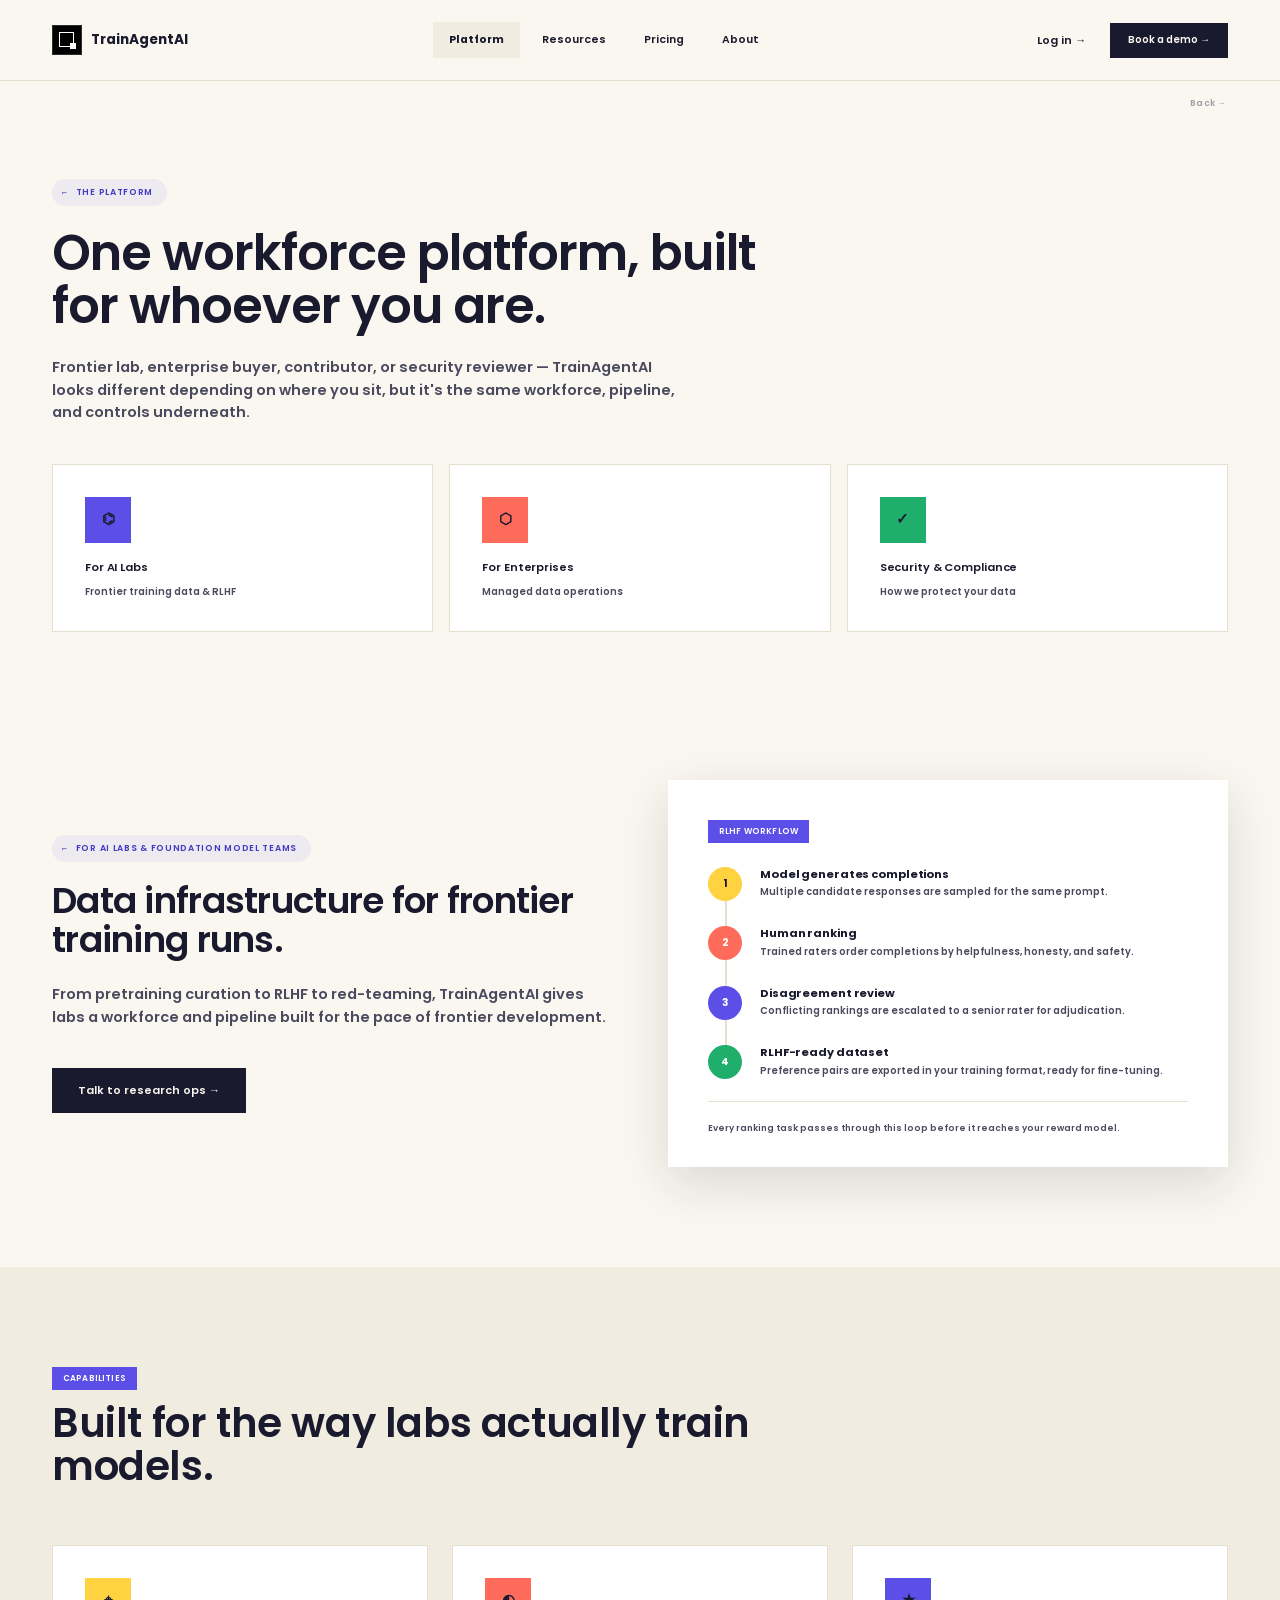
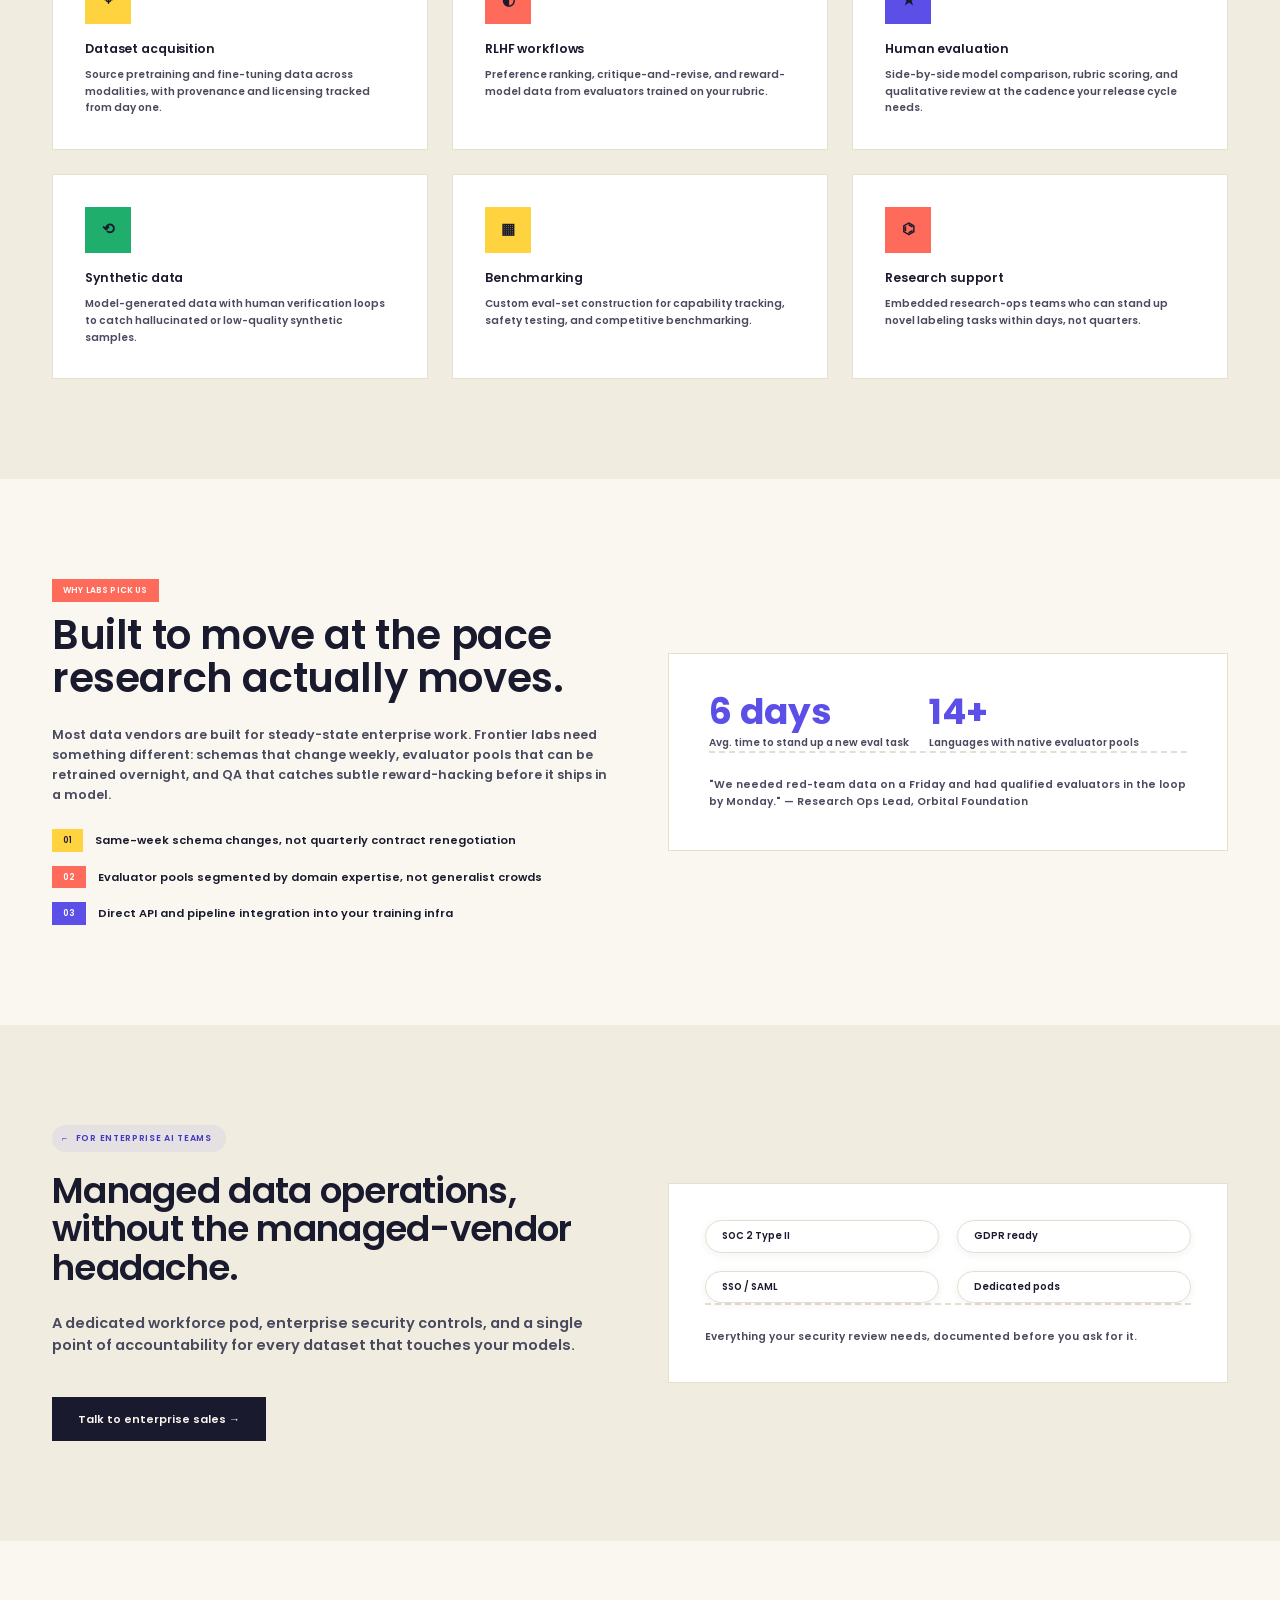
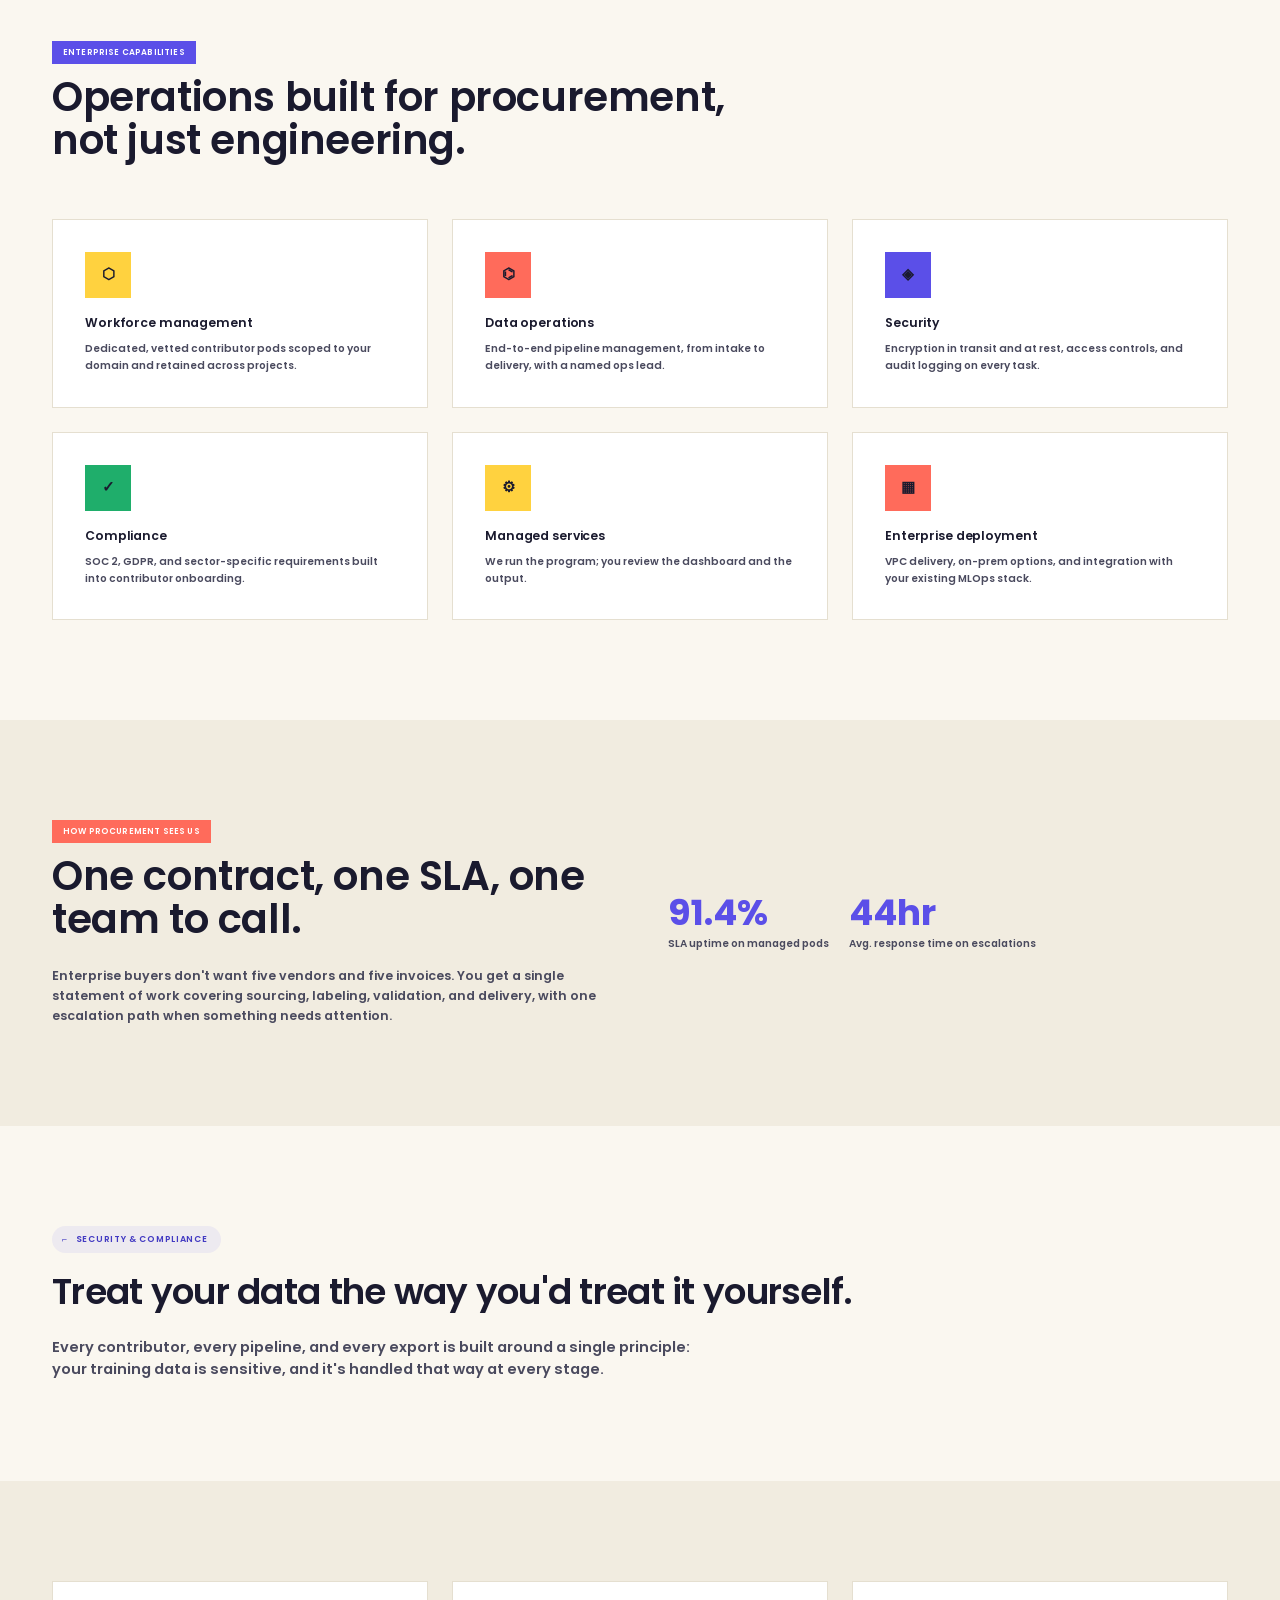
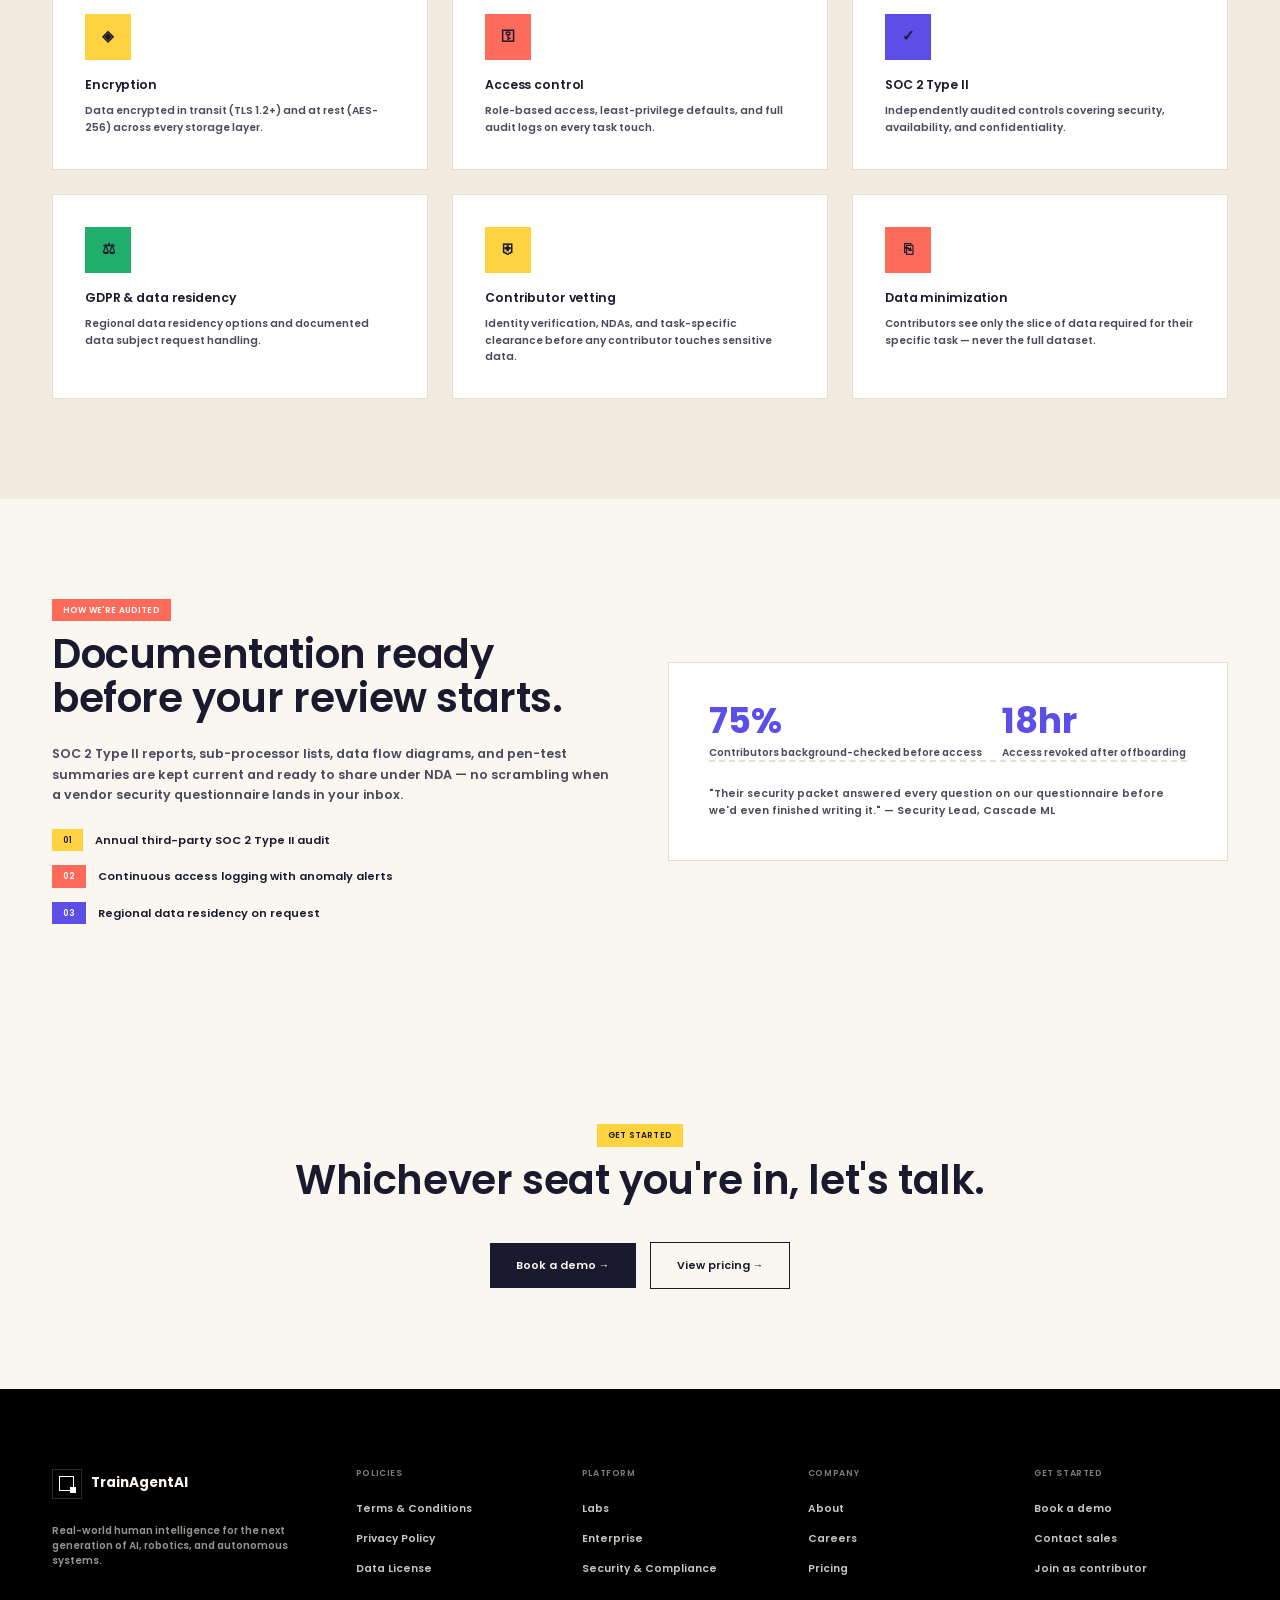
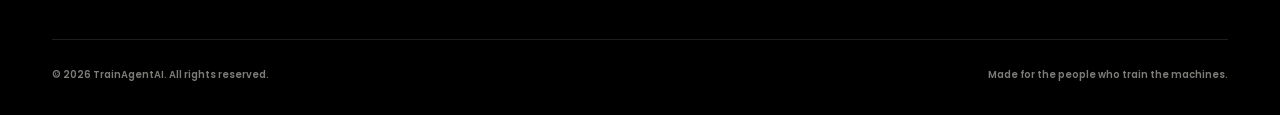
<file: platforms.html>
<!DOCTYPE html>
<html lang="en">
<head>
<meta charset="UTF-8">
<meta name="viewport" content="width=device-width, initial-scale=1.0">
<title>Platform — TrainAgentAI</title>
<meta name="description" content="TrainAgentAI for AI labs, enterprises, and talent — plus how we handle security and compliance.">
<link rel="preconnect" href="https://fonts.googleapis.com">
<link href="https://fonts.googleapis.com/css2?family=Poppins:ital,wght@0,400;0,500;0,600;0,700;0,800;1,600&display=swap" rel="stylesheet">
<link rel="stylesheet" href="css/styles.css">
</head>
<body>
<header class="site-header">
  <nav class="nav-bar">
    <a href="index.html" class="logo"><span class="logo-mark"></span>TrainAgentAI</a>
    <div class="nav-links">
      <a class="nav-link" href="platforms.html">Platform</a>
      <a class="nav-link" href="resources.html">Resources</a>
      <a class="nav-link" href="pricing.html">Pricing</a>
      <a class="nav-link" href="about.html">About</a>
    </div>
    <div class="nav-right">
      <a class="btn btn-ghost" href="login.html">Log in →</a>
      <a class="btn btn-primary btn-sm" href="contact.html">Book a demo →</a>
      <button class="nav-toggle" aria-label="Open menu">☰</button>
    </div>
  </nav>
</header>

<div class="mobile-menu">
  <div class="mobile-menu-top">
    <span class="logo"><span class="logo-mark"></span>TrainAgentAI</span>
    <button class="mobile-close" aria-label="Close menu">✕</button>
  </div>
  <a href="platforms.html">Platform</a>
  <a href="resources.html">Resources</a>
  <a href="pricing.html">Pricing</a>
  <a href="about.html">About</a>
  <a href="careers.html">Careers</a>
  <a href="contact.html">Contact / Book a demo</a>
</div>

<div class="back-home-row wrap">
  <a href="index.html" class="back-home-link">Back →</a>
</div>

<!-- PLATFORM OVERVIEW -->
<section class="section" style="padding-top:64px; padding-bottom:48px;">
  <div class="wrap reveal">
    <span class="eyebrow">The Platform</span>
    <h1 class="display-1" style="font-size:clamp(2.4rem,5vw,4.4rem); max-width:760px;">One workforce platform, built for whoever you are.</h1>
    <p class="lede mt-24" style="max-width:640px;">Frontier lab, enterprise buyer, contributor, or security reviewer — TrainAgentAI looks different depending on where you sit, but it's the same workforce, pipeline, and controls underneath.</p>
    <div class="grid grid-3 mt-40" style="gap:16px;">
      <a href="#ai-labs" class="card platform-jump-card">
        <div class="card-icon" style="background:var(--indigo);">⌬</div>
        <h3 class="display-3" style="font-size:1rem;">For AI Labs</h3>
        <p class="mt-12" style="font-size:0.86rem; color:var(--ink-soft);">Frontier training data &amp; RLHF</p>
      </a>
      <a href="#enterprises" class="card platform-jump-card">
        <div class="card-icon" style="background:var(--coral);">⬡</div>
        <h3 class="display-3" style="font-size:1rem;">For Enterprises</h3>
        <p class="mt-12" style="font-size:0.86rem; color:var(--ink-soft);">Managed data operations</p>
      </a>
      <a href="#security" class="card platform-jump-card">
        <div class="card-icon" style="background:var(--green-tag);">✓</div>
        <h3 class="display-3" style="font-size:1rem;">Security &amp; Compliance</h3>
        <p class="mt-12" style="font-size:0.86rem; color:var(--ink-soft);">How we protect your data</p>
      </a>
    </div>
  </div>
</section>

<!-- ============ FOR AI LABS ============ -->
<section class="section platform-anchor" id="ai-labs">
  <div class="wrap">
    <div class="grid grid-2 reveal" style="align-items:center; gap:56px;">
      <div>
        <span class="eyebrow">For AI Labs &amp; Foundation Model Teams</span>
        <h2 class="display-1" style="font-size:clamp(2rem,4vw,3.2rem);">Data infrastructure for frontier training runs.</h2>
        <p class="lede mt-24">From pretraining curation to RLHF to red-teaming, TrainAgentAI gives labs a workforce and pipeline built for the pace of frontier development.</p>
        <div class="btn-row mt-40">
          <a href="contact.html" class="btn btn-primary">Talk to research ops →</a>
        </div>
      </div>
      <div>
        <div class="flow-diagram">
          <span class="tag-chip tag-indigo">RLHF WORKFLOW</span>
          <div class="flow-steps">
            <div class="flow-step">
              <div class="flow-node" style="background:var(--yellow); color:var(--ink);">1</div>
              <div class="flow-line"></div>
              <div class="flow-body">
                <h4 class="flow-title">Model generates completions</h4>
                <p class="flow-desc">Multiple candidate responses are sampled for the same prompt.</p>
              </div>
            </div>
            <div class="flow-step">
              <div class="flow-node" style="background:var(--coral); color:var(--white);">2</div>
              <div class="flow-line"></div>
              <div class="flow-body">
                <h4 class="flow-title">Human ranking</h4>
                <p class="flow-desc">Trained raters order completions by helpfulness, honesty, and safety.</p>
              </div>
            </div>
            <div class="flow-step">
              <div class="flow-node" style="background:var(--indigo); color:var(--white);">3</div>
              <div class="flow-line"></div>
              <div class="flow-body">
                <h4 class="flow-title">Disagreement review</h4>
                <p class="flow-desc">Conflicting rankings are escalated to a senior rater for adjudication.</p>
              </div>
            </div>
            <div class="flow-step">
              <div class="flow-node" style="background:var(--green-tag); color:var(--white);">4</div>
              <div class="flow-body">
                <h4 class="flow-title">RLHF-ready dataset</h4>
                <p class="flow-desc">Preference pairs are exported in your training format, ready for fine-tuning.</p>
              </div>
            </div>
          </div>
          <div class="flow-caption">Every ranking task passes through this loop before it reaches your reward model.</div>
        </div>
      </div>
    </div>
  </div>
</section>

<section class="section bg-dim" id="ai-labs-capabilities">
  <div class="wrap">
    <div class="section-head reveal">
      <span class="tag-chip tag-indigo">CAPABILITIES</span>
      <h2 class="display-2 mt-12">Built for the way labs actually train models.</h2>
    </div>
    <div class="grid grid-3 reveal">
      <div class="card">
        <div class="card-icon" style="background:var(--yellow);">⌖</div>
        <h3 class="display-3" style="font-size:1.1rem;">Dataset acquisition</h3>
        <p class="mt-12 body-lg" style="font-size:0.93rem;">Source pretraining and fine-tuning data across modalities, with provenance and licensing tracked from day one.</p>
      </div>
      <div class="card">
        <div class="card-icon" style="background:var(--coral);">◐</div>
        <h3 class="display-3" style="font-size:1.1rem;">RLHF workflows</h3>
        <p class="mt-12 body-lg" style="font-size:0.93rem;">Preference ranking, critique-and-revise, and reward-model data from evaluators trained on your rubric.</p>
      </div>
      <div class="card">
        <div class="card-icon" style="background:var(--indigo);">★</div>
        <h3 class="display-3" style="font-size:1.1rem;">Human evaluation</h3>
        <p class="mt-12 body-lg" style="font-size:0.93rem;">Side-by-side model comparison, rubric scoring, and qualitative review at the cadence your release cycle needs.</p>
      </div>
      <div class="card">
        <div class="card-icon" style="background:var(--green-tag);">⟲</div>
        <h3 class="display-3" style="font-size:1.1rem;">Synthetic data</h3>
        <p class="mt-12 body-lg" style="font-size:0.93rem;">Model-generated data with human verification loops to catch hallucinated or low-quality synthetic samples.</p>
      </div>
      <div class="card">
        <div class="card-icon" style="background:var(--yellow);">▦</div>
        <h3 class="display-3" style="font-size:1.1rem;">Benchmarking</h3>
        <p class="mt-12 body-lg" style="font-size:0.93rem;">Custom eval-set construction for capability tracking, safety testing, and competitive benchmarking.</p>
      </div>
      <div class="card">
        <div class="card-icon" style="background:var(--coral);">⌬</div>
        <h3 class="display-3" style="font-size:1.1rem;">Research support</h3>
        <p class="mt-12 body-lg" style="font-size:0.93rem;">Embedded research-ops teams who can stand up novel labeling tasks within days, not quarters.</p>
      </div>
    </div>
  </div>
</section>

<section class="section">
  <div class="wrap">
    <div class="grid grid-2 reveal" style="align-items:center; gap:56px;">
      <div>
        <span class="tag-chip tag-coral">WHY LABS PICK US</span>
        <h2 class="display-2 mt-12">Built to move at the pace research actually moves.</h2>
        <p class="body-lg mt-24">Most data vendors are built for steady-state enterprise work. Frontier labs need something different: schemas that change weekly, evaluator pools that can be retrained overnight, and QA that catches subtle reward-hacking before it ships in a model.</p>
        <ul class="mt-24" style="display:flex; flex-direction:column; gap:14px;">
          <li class="flex items-center gap-12"><span class="tag-chip tag-yellow">01</span> Same-week schema changes, not quarterly contract renegotiation</li>
          <li class="flex items-center gap-12"><span class="tag-chip tag-coral">02</span> Evaluator pools segmented by domain expertise, not generalist crowds</li>
          <li class="flex items-center gap-12"><span class="tag-chip tag-indigo">03</span> Direct API and pipeline integration into your training infra</li>
        </ul>
      </div>
      <div class="card" style="padding:40px;">
        <div class="flex" style="gap:20px; flex-wrap:wrap;">
          <div><span class="stat-num" data-count="6" data-suffix=" days">0</span><div class="stat-label">Avg. time to stand up a new eval task</div></div>
          <div><span class="stat-num" data-count="14" data-suffix="+">0</span><div class="stat-label">Languages with native evaluator pools</div></div>
        </div>
        <hr class="divider-dash mt-24">
        <p class="mt-24 body-lg" style="font-size:0.94rem;">"We needed red-team data on a Friday and had qualified evaluators in the loop by Monday." — Research Ops Lead, Orbital Foundation</p>
      </div>
    </div>
  </div>
</section>

<!-- ============ FOR ENTERPRISES ============ -->
<section class="section bg-dim platform-anchor" id="enterprises">
  <div class="wrap">
    <div class="grid grid-2 reveal" style="align-items:center; gap:56px;">
      <div>
        <span class="eyebrow">For Enterprise AI Teams</span>
        <h2 class="display-1" style="font-size:clamp(2rem,4vw,3.2rem);">Managed data operations, without the managed-vendor headache.</h2>
        <p class="lede mt-24">A dedicated workforce pod, enterprise security controls, and a single point of accountability for every dataset that touches your models.</p>
        <div class="btn-row mt-40">
          <a href="contact.html" class="btn btn-primary">Talk to enterprise sales →</a>
        </div>
      </div>
      <div class="card" style="padding:36px;">
        <div class="grid grid-2" style="gap:18px;">
          <div class="pill-badge">SOC 2 Type II</div>
          <div class="pill-badge">GDPR ready</div>
          <div class="pill-badge">SSO / SAML</div>
          <div class="pill-badge">Dedicated pods</div>
        </div>
        <hr class="divider-dash mt-24">
        <p class="mt-24 body-lg" style="font-size:0.94rem;">Everything your security review needs, documented before you ask for it.</p>
      </div>
    </div>
  </div>
</section>

<section class="section">
  <div class="wrap">
    <div class="section-head reveal">
      <span class="tag-chip tag-indigo">ENTERPRISE CAPABILITIES</span>
      <h2 class="display-2 mt-12">Operations built for procurement, not just engineering.</h2>
    </div>
    <div class="grid grid-3 reveal">
      <div class="card"><div class="card-icon" style="background:var(--yellow);">⬡</div><h3 class="display-3" style="font-size:1.1rem;">Workforce management</h3><p class="mt-12 body-lg" style="font-size:0.93rem;">Dedicated, vetted contributor pods scoped to your domain and retained across projects.</p></div>
      <div class="card"><div class="card-icon" style="background:var(--coral);">⌬</div><h3 class="display-3" style="font-size:1.1rem;">Data operations</h3><p class="mt-12 body-lg" style="font-size:0.93rem;">End-to-end pipeline management, from intake to delivery, with a named ops lead.</p></div>
      <div class="card"><div class="card-icon" style="background:var(--indigo);">◈</div><h3 class="display-3" style="font-size:1.1rem;">Security</h3><p class="mt-12 body-lg" style="font-size:0.93rem;">Encryption in transit and at rest, access controls, and audit logging on every task.</p></div>
      <div class="card"><div class="card-icon" style="background:var(--green-tag);">✓</div><h3 class="display-3" style="font-size:1.1rem;">Compliance</h3><p class="mt-12 body-lg" style="font-size:0.93rem;">SOC 2, GDPR, and sector-specific requirements built into contributor onboarding.</p></div>
      <div class="card"><div class="card-icon" style="background:var(--yellow);">⚙</div><h3 class="display-3" style="font-size:1.1rem;">Managed services</h3><p class="mt-12 body-lg" style="font-size:0.93rem;">We run the program; you review the dashboard and the output.</p></div>
      <div class="card"><div class="card-icon" style="background:var(--coral);">▦</div><h3 class="display-3" style="font-size:1.1rem;">Enterprise deployment</h3><p class="mt-12 body-lg" style="font-size:0.93rem;">VPC delivery, on-prem options, and integration with your existing MLOps stack.</p></div>
    </div>
  </div>
</section>

<section class="section bg-dim">
  <div class="wrap">
    <div class="grid grid-2 reveal" style="align-items:center; gap:56px;">
      <div>
        <span class="tag-chip tag-coral">HOW PROCUREMENT SEES US</span>
        <h2 class="display-2 mt-12">One contract, one SLA, one team to call.</h2>
        <p class="body-lg mt-24">Enterprise buyers don't want five vendors and five invoices. You get a single statement of work covering sourcing, labeling, validation, and delivery, with one escalation path when something needs attention.</p>
      </div>
      <div class="flex gap-20" style="flex-wrap:wrap;">
        <div><span class="stat-num" data-count="99.9" data-suffix="%">0</span><div class="stat-label">SLA uptime on managed pods</div></div>
        <div><span class="stat-num" data-count="48" data-suffix="hr">0</span><div class="stat-label">Avg. response time on escalations</div></div>
      </div>
    </div>
  </div>
</section>

<!-- ============ SECURITY & COMPLIANCE ============ -->
<section class="section platform-anchor" id="security">
  <div class="wrap reveal">
    <span class="eyebrow">Security &amp; Compliance</span>
    <h2 class="display-1" style="font-size:clamp(2rem,4vw,3.2rem);">Treat your data the way you'd treat it yourself.</h2>
    <p class="lede mt-24">Every contributor, every pipeline, and every export is built around a single principle: your training data is sensitive, and it's handled that way at every stage.</p>
  </div>
</section>

<section class="section bg-dim">
  <div class="wrap">
    <div class="grid grid-3 reveal">
      <div class="card"><div class="card-icon" style="background:var(--yellow);">◈</div><h3 class="display-3" style="font-size:1.1rem;">Encryption</h3><p class="mt-12 body-lg" style="font-size:0.93rem;">Data encrypted in transit (TLS 1.2+) and at rest (AES-256) across every storage layer.</p></div>
      <div class="card"><div class="card-icon" style="background:var(--coral);">⚿</div><h3 class="display-3" style="font-size:1.1rem;">Access control</h3><p class="mt-12 body-lg" style="font-size:0.93rem;">Role-based access, least-privilege defaults, and full audit logs on every task touch.</p></div>
      <div class="card"><div class="card-icon" style="background:var(--indigo);">✓</div><h3 class="display-3" style="font-size:1.1rem;">SOC 2 Type II</h3><p class="mt-12 body-lg" style="font-size:0.93rem;">Independently audited controls covering security, availability, and confidentiality.</p></div>
      <div class="card"><div class="card-icon" style="background:var(--green-tag);">⚖</div><h3 class="display-3" style="font-size:1.1rem;">GDPR &amp; data residency</h3><p class="mt-12 body-lg" style="font-size:0.93rem;">Regional data residency options and documented data subject request handling.</p></div>
      <div class="card"><div class="card-icon" style="background:var(--yellow);">⛨</div><h3 class="display-3" style="font-size:1.1rem;">Contributor vetting</h3><p class="mt-12 body-lg" style="font-size:0.93rem;">Identity verification, NDAs, and task-specific clearance before any contributor touches sensitive data.</p></div>
      <div class="card"><div class="card-icon" style="background:var(--coral);">⎘</div><h3 class="display-3" style="font-size:1.1rem;">Data minimization</h3><p class="mt-12 body-lg" style="font-size:0.93rem;">Contributors see only the slice of data required for their specific task — never the full dataset.</p></div>
    </div>
  </div>
</section>

<section class="section">
  <div class="wrap">
    <div class="grid grid-2 reveal" style="align-items:center; gap:56px;">
      <div>
        <span class="tag-chip tag-coral">HOW WE'RE AUDITED</span>
        <h2 class="display-2 mt-12">Documentation ready before your review starts.</h2>
        <p class="body-lg mt-24">SOC 2 Type II reports, sub-processor lists, data flow diagrams, and pen-test summaries are kept current and ready to share under NDA — no scrambling when a vendor security questionnaire lands in your inbox.</p>
        <ul class="mt-24" style="display:flex; flex-direction:column; gap:14px;">
          <li class="flex items-center gap-12"><span class="tag-chip tag-yellow">01</span> Annual third-party SOC 2 Type II audit</li>
          <li class="flex items-center gap-12"><span class="tag-chip tag-coral">02</span> Continuous access logging with anomaly alerts</li>
          <li class="flex items-center gap-12"><span class="tag-chip tag-indigo">03</span> Regional data residency on request</li>
        </ul>
      </div>
      <div class="card" style="padding:40px;">
        <div class="flex" style="gap:20px; flex-wrap:wrap;">
          <div><span class="stat-num" data-count="100" data-suffix="%">0</span><div class="stat-label">Contributors background-checked before access</div></div>
          <div><span class="stat-num" data-count="24" data-suffix="hr">0</span><div class="stat-label">Access revoked after offboarding</div></div>
        </div>
        <hr class="divider-dash mt-24">
        <p class="mt-24 body-lg" style="font-size:0.94rem;">"Their security packet answered every question on our questionnaire before we'd even finished writing it." — Security Lead, Cascade ML</p>
      </div>
    </div>
  </div>
</section>

<!-- SHARED CTA -->
<section class="section text-center" style="background:var(--paper);">
  <div class="wrap reveal">
    <span class="tag-chip tag-yellow">GET STARTED</span>
    <h2 class="display-2 mt-12" style="color:var(--ink);">Whichever seat you're in, let's talk.</h2>
    <div class="btn-row mt-40" style="justify-content:center;">
      <a href="contact.html" class="btn btn-primary">Book a demo →</a>
      <a href="pricing.html" class="btn btn-outline">View pricing →</a>
    </div>
  </div>
</section>

<footer class="site-footer">
  <div class="wrap">
    <div class="footer-top">
      <div class="footer-col">
        <span class="logo" style="color:var(--paper);"><span class="logo-mark"></span>TrainAgentAI</span>
        <p class="mt-24" style="font-size:0.9rem; color:rgba(250,247,240,0.6); max-width:260px;">Real-world human intelligence for the next generation of AI, robotics, and autonomous systems.</p>
      </div>
      <div class="footer-col">
        <h4>Policies</h4>
        <a href="terms.html">Terms &amp; Conditions</a>
        <a href="privacy.html">Privacy Policy</a>
        <a href="data-license.html">Data License</a>
      </div>
      <div class="footer-col">
        <h4>Platform</h4>
        <a href="platforms.html#ai-labs">Labs</a>
        <a href="platforms.html#enterprises">Enterprise</a>
        <a href="platforms.html#security">Security &amp; Compliance</a>
      </div>
      <div class="footer-col">
        <h4>Company</h4>
        <a href="about.html">About</a>
        <a href="careers.html">Careers</a>
        <a href="pricing.html">Pricing</a>
      </div>
      <div class="footer-col">
        <h4>Get started</h4>
        <a href="contact.html">Book a demo</a>
        <a href="contact.html">Contact sales</a>
        <a href="contributors.html">Join as contributor</a>
      </div>
    </div>
    <div class="footer-bottom">
      <span>© 2026 TrainAgentAI. All rights reserved.</span>
      <span>Made for the people who train the machines.</span>
    </div>
  </div>
</footer>
<script src="js/main.js"></script>
</body>
</html>
</file>
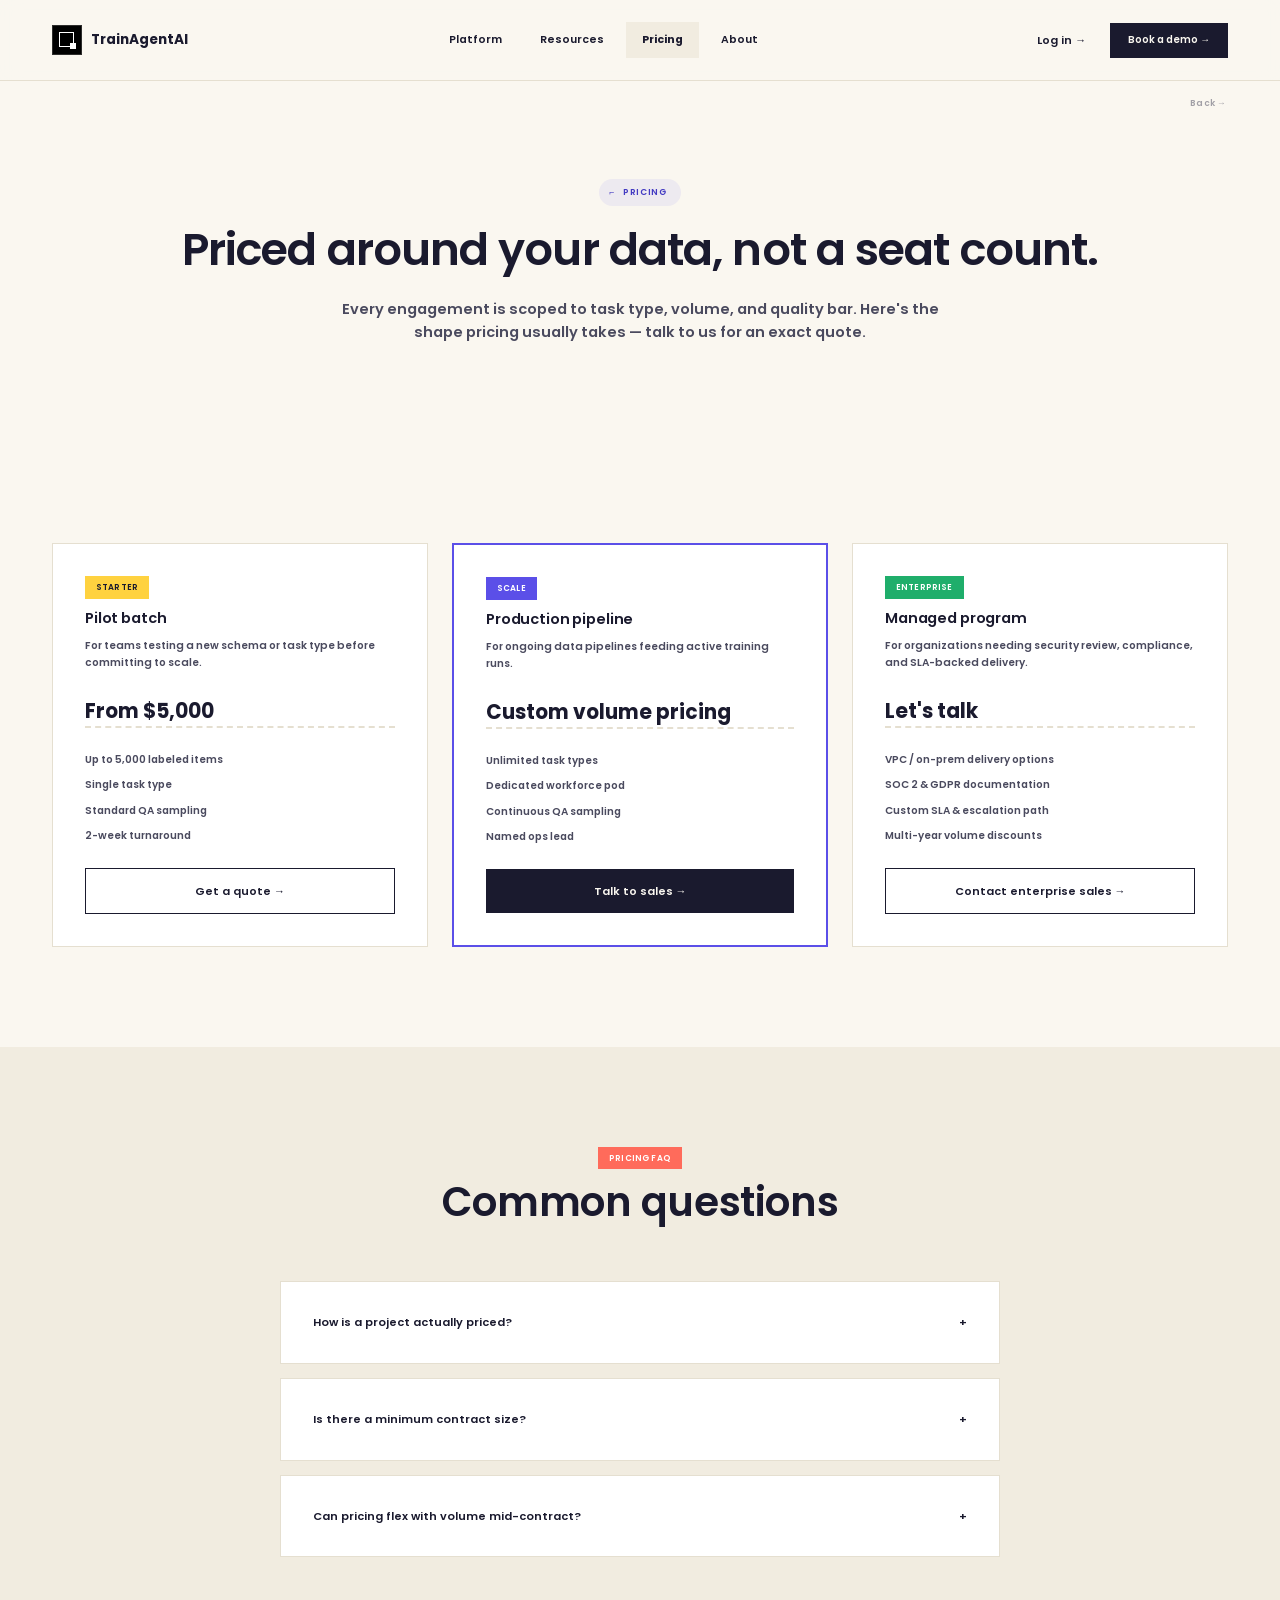
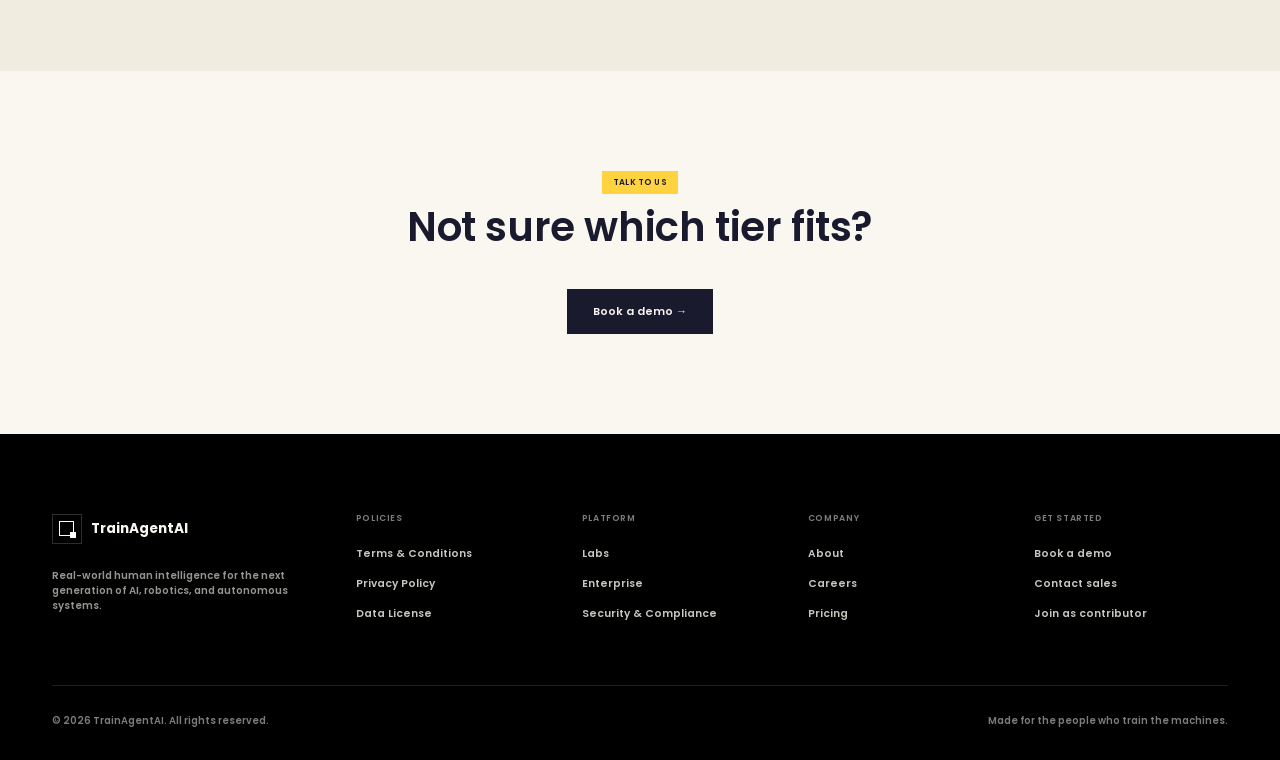
<file: pricing.html>
<!DOCTYPE html>
<html lang="en">
<head>
<meta charset="UTF-8">
<meta name="viewport" content="width=device-width, initial-scale=1.0">
<title>Pricing — TrainAgentAI</title>
<meta name="description" content="Pricing for TrainAgentAI's data collection, annotation, validation, and RLHF services. Built around your volume and workforce needs.">
<link rel="preconnect" href="https://fonts.googleapis.com">
<link href="https://fonts.googleapis.com/css2?family=Poppins:ital,wght@0,400;0,500;0,600;0,700;0,800;1,600&display=swap" rel="stylesheet">
<link rel="stylesheet" href="css/styles.css">
</head>
<body>
<header class="site-header">
  <nav class="nav-bar">
    <a href="index.html" class="logo"><span class="logo-mark"></span>TrainAgentAI</a>
    <div class="nav-links">
      <a class="nav-link" href="platforms.html">Platform</a>
      <a class="nav-link" href="resources.html">Resources</a>
      <a class="nav-link" href="pricing.html">Pricing</a>
      <a class="nav-link" href="about.html">About</a>
    </div>
    <div class="nav-right">
      <a class="btn btn-ghost" href="login.html">Log in →</a>
      <a class="btn btn-primary btn-sm" href="contact.html">Book a demo →</a>
      <button class="nav-toggle" aria-label="Open menu">☰</button>
    </div>
  </nav>
</header>

<div class="mobile-menu">
  <div class="mobile-menu-top">
    <span class="logo"><span class="logo-mark"></span>TrainAgentAI</span>
    <button class="mobile-close" aria-label="Close menu">✕</button>
  </div>
  <a href="platforms.html">Platform</a>
  <a href="platforms.html#security">Security &amp; Compliance</a>
  <a href="resources.html">Resources</a>
  <a href="pricing.html">Pricing</a>
  <a href="about.html">About</a>
  <a href="careers.html">Careers</a>
  <a href="contact.html">Contact / Book a demo</a>
</div>

<div class="back-home-row wrap">
  <a href="index.html" class="back-home-link">Back →</a>
</div>

<section class="section" style="padding-top:64px;">
  <div class="wrap text-center reveal">
    <span class="eyebrow" style="justify-content:center;">Pricing</span>
    <h1 class="display-1" style="font-size:clamp(2.4rem,5vw,4rem);">Priced around your data, not a seat count.</h1>
    <p class="lede mt-24" style="margin-left:auto; margin-right:auto;">Every engagement is scoped to task type, volume, and quality bar. Here's the shape pricing usually takes — talk to us for an exact quote.</p>
  </div>
</section>

<section class="section">
  <div class="wrap">
    <div class="grid grid-3 reveal">
      <div class="card">
        <span class="tag-chip tag-yellow">STARTER</span>
        <h3 class="display-3 mt-12" style="font-size:1.3rem;">Pilot batch</h3>
        <p class="mt-12 body-lg" style="font-size:0.93rem;">For teams testing a new schema or task type before committing to scale.</p>
        <p class="mt-24" style="font-family:var(--font-display); font-size:1.8rem; font-weight:700;">From $5,000</p>
        <hr class="divider-dash mt-12">
        <ul class="mt-24" style="display:flex; flex-direction:column; gap:10px; font-size:0.92rem; color:var(--ink-soft);">
          <li>Up to 5,000 labeled items</li>
          <li>Single task type</li>
          <li>Standard QA sampling</li>
          <li>2-week turnaround</li>
        </ul>
        <a href="contact.html" class="btn btn-outline mt-24" style="width:100%; justify-content:center;">Get a quote →</a>
      </div>
      <div class="card" style="border:2px solid var(--indigo);">
        <span class="tag-chip tag-indigo">SCALE</span>
        <h3 class="display-3 mt-12" style="font-size:1.3rem;">Production pipeline</h3>
        <p class="mt-12 body-lg" style="font-size:0.93rem;">For ongoing data pipelines feeding active training runs.</p>
        <p class="mt-24" style="font-family:var(--font-display); font-size:1.8rem; font-weight:700;">Custom volume pricing</p>
        <hr class="divider-dash mt-12">
        <ul class="mt-24" style="display:flex; flex-direction:column; gap:10px; font-size:0.92rem; color:var(--ink-soft);">
          <li>Unlimited task types</li>
          <li>Dedicated workforce pod</li>
          <li>Continuous QA sampling</li>
          <li>Named ops lead</li>
        </ul>
        <a href="contact.html" class="btn btn-primary mt-24" style="width:100%; justify-content:center;">Talk to sales →</a>
      </div>
      <div class="card">
        <span class="tag-chip tag-green">ENTERPRISE</span>
        <h3 class="display-3 mt-12" style="font-size:1.3rem;">Managed program</h3>
        <p class="mt-12 body-lg" style="font-size:0.93rem;">For organizations needing security review, compliance, and SLA-backed delivery.</p>
        <p class="mt-24" style="font-family:var(--font-display); font-size:1.8rem; font-weight:700;">Let's talk</p>
        <hr class="divider-dash mt-12">
        <ul class="mt-24" style="display:flex; flex-direction:column; gap:10px; font-size:0.92rem; color:var(--ink-soft);">
          <li>VPC / on-prem delivery options</li>
          <li>SOC 2 &amp; GDPR documentation</li>
          <li>Custom SLA &amp; escalation path</li>
          <li>Multi-year volume discounts</li>
        </ul>
        <a href="contact.html" class="btn btn-outline mt-24" style="width:100%; justify-content:center;">Contact enterprise sales →</a>
      </div>
    </div>
  </div>
</section>

<section class="section bg-dim">
  <div class="wrap reveal">
    <div class="section-head center" style="margin-left:auto;margin-right:auto;">
      <span class="tag-chip tag-coral">PRICING FAQ</span>
      <h2 class="display-2 mt-12">Common questions</h2>
    </div>
    <div style="max-width:720px; margin:0 auto;">
      <div class="faq-item card" style="margin-bottom:14px;">
        <div class="faq-q flex justify-between items-center" style="cursor:pointer; font-family:var(--font-display); font-weight:600;">How is a project actually priced? <span>+</span></div>
        <p class="faq-a mt-12 body-lg" style="font-size:0.93rem; display:none;">Per-item rates that vary by task complexity, modality, and required QA depth — set during scoping, before any work begins.</p>
      </div>
      <div class="faq-item card" style="margin-bottom:14px;">
        <div class="faq-q flex justify-between items-center" style="cursor:pointer; font-family:var(--font-display); font-weight:600;">Is there a minimum contract size? <span>+</span></div>
        <p class="faq-a mt-12 body-lg" style="font-size:0.93rem; display:none;">Pilot batches start around $5,000. Production pipelines are typically scoped at higher monthly volumes.</p>
      </div>
      <div class="faq-item card" style="margin-bottom:14px;">
        <div class="faq-q flex justify-between items-center" style="cursor:pointer; font-family:var(--font-display); font-weight:600;">Can pricing flex with volume mid-contract? <span>+</span></div>
        <p class="faq-a mt-12 body-lg" style="font-size:0.93rem; display:none;">Yes — production pipelines are built to scale workforce up or down within the same agreement.</p>
      </div>
    </div>
  </div>
</section>

<style>
.faq-item.open .faq-a { display:block !important; }
</style>

<section class="section text-center" style="background:var(--paper);">
  <div class="wrap reveal">
    <span class="tag-chip tag-yellow">TALK TO US</span>
    <h2 class="display-2 mt-12" style="color:var(--ink);">Not sure which tier fits?</h2>
    <div class="btn-row mt-40" style="justify-content:center;">
      <a href="contact.html" class="btn btn-primary">Book a demo →</a>
    </div>
  </div>
</section>
<footer class="site-footer">
  <div class="wrap">
    <div class="footer-top">
      <div class="footer-col">
        <span class="logo" style="color:var(--paper);"><span class="logo-mark"></span>TrainAgentAI</span>
        <p class="mt-24" style="font-size:0.9rem; color:rgba(250,247,240,0.6); max-width:260px;">Real-world human intelligence for the next generation of AI, robotics, and autonomous systems.</p>
      </div>
      <div class="footer-col">
        <h4>Policies</h4>
        <a href="terms.html">Terms &amp; Conditions</a>
        <a href="privacy.html">Privacy Policy</a>
        <a href="data-license.html">Data License</a>
      </div>
      <div class="footer-col">
        <h4>Platform</h4>
        <a href="platforms.html#ai-labs">Labs</a>
        <a href="platforms.html#enterprises">Enterprise</a>
        <a href="platforms.html#security">Security &amp; Compliance</a>
      </div>
      <div class="footer-col">
        <h4>Company</h4>
        <a href="about.html">About</a>
        <a href="careers.html">Careers</a>
        <a href="pricing.html">Pricing</a>
      </div>
      <div class="footer-col">
        <h4>Get started</h4>
        <a href="contact.html">Book a demo</a>
        <a href="contact.html">Contact sales</a>
        <a href="contributors.html">Join as contributor</a>
      </div>
    </div>
    <div class="footer-bottom">
      <span>© 2026 TrainAgentAI. All rights reserved.</span>
      <span>Made for the people who train the machines.</span>
    </div>
  </div>
</footer>

<script src="js/main.js"></script>
</body>
</html>
</file>
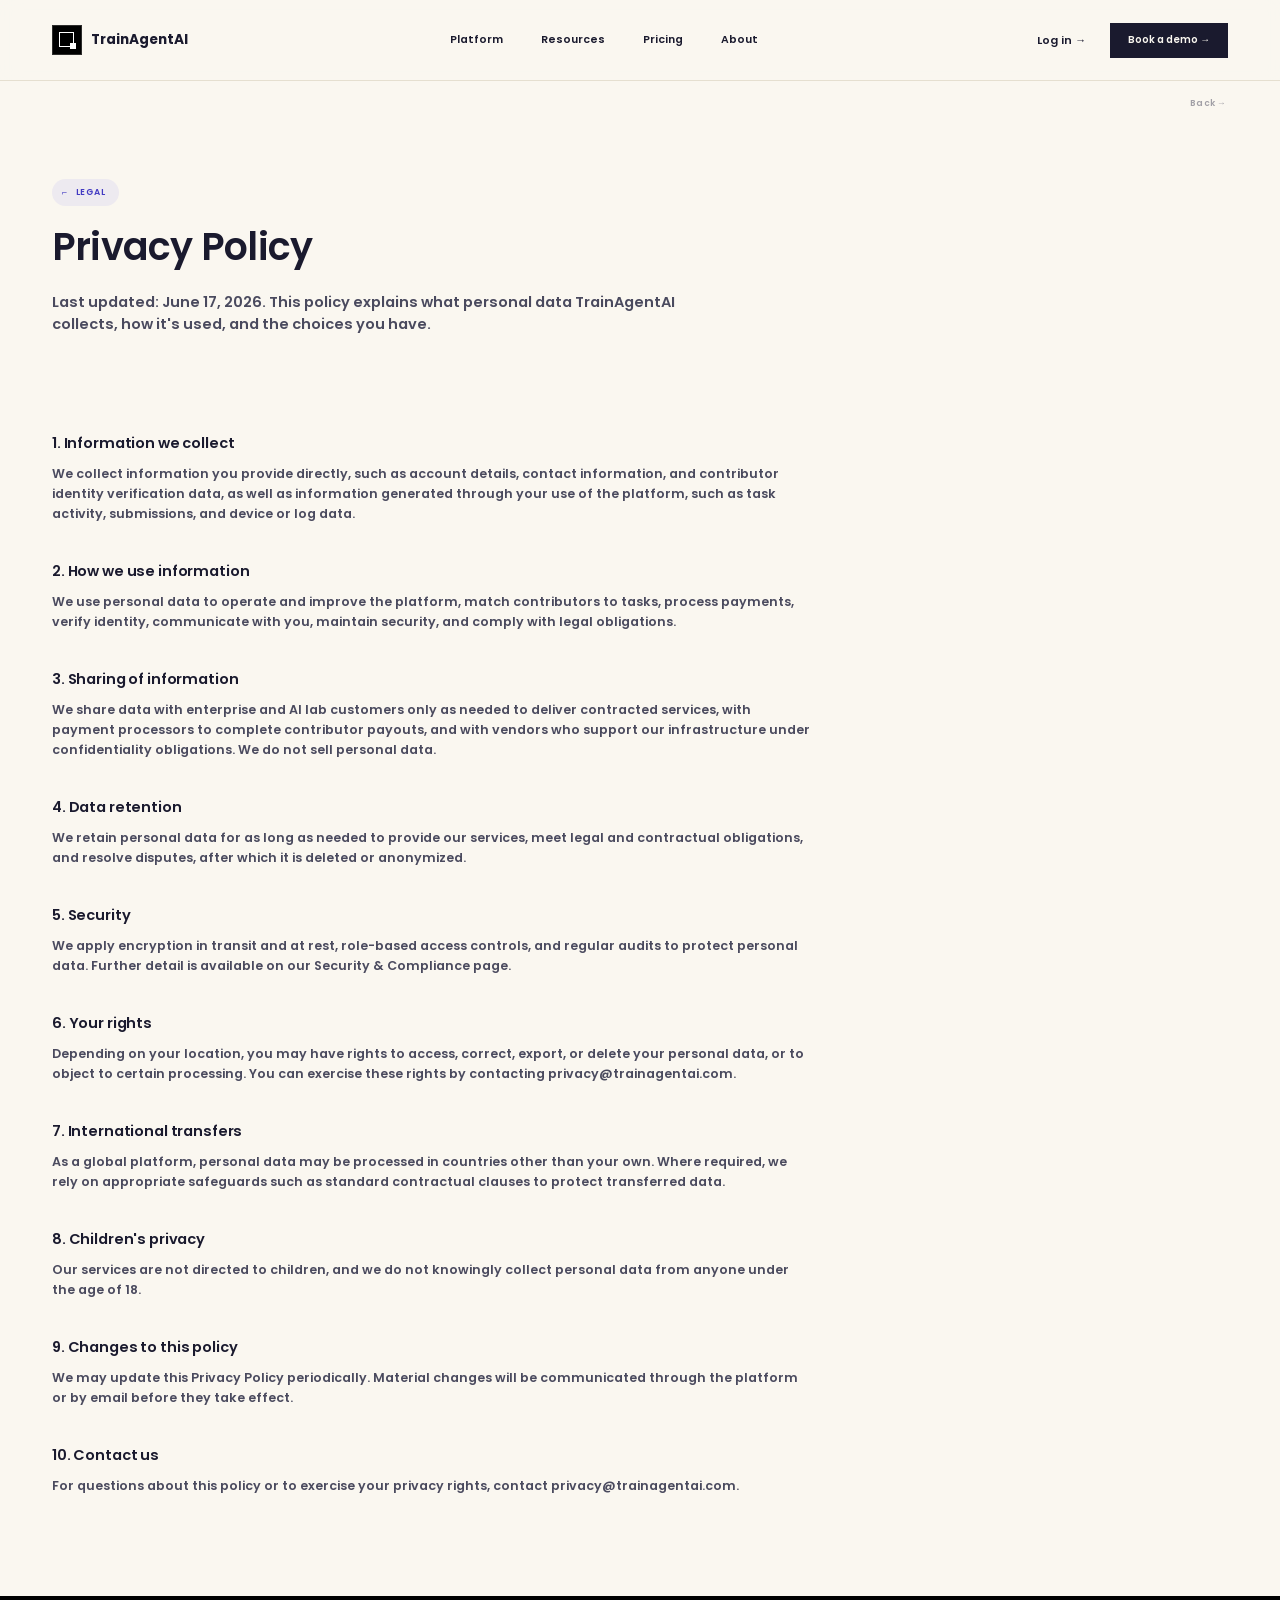
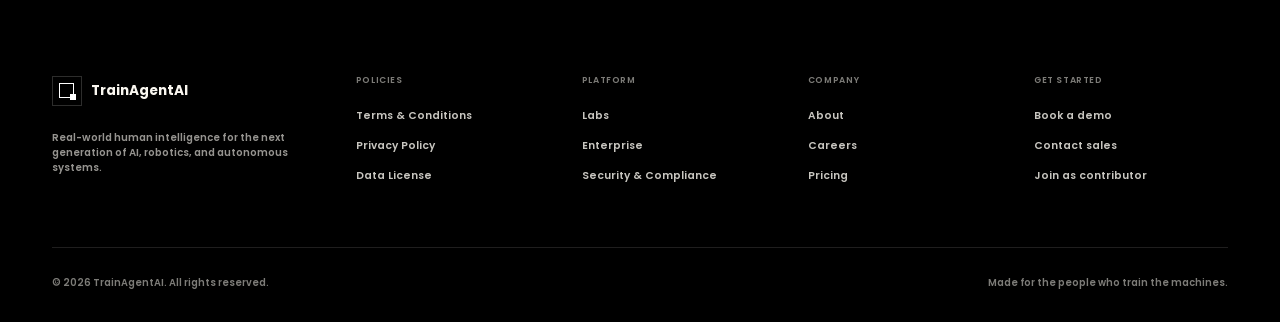
<file: privacy.html>
<!DOCTYPE html>
<html lang="en">
<head>
<meta charset="UTF-8">
<meta name="viewport" content="width=device-width, initial-scale=1.0">
<title>Privacy Policy — TrainAgentAI</title>
<meta name="description" content="How TrainAgentAI collects, uses, and protects personal data across its platform, services, and contributor network.">
<link rel="preconnect" href="https://fonts.googleapis.com">
<link href="https://fonts.googleapis.com/css2?family=Poppins:ital,wght@0,400;0,500;0,600;0,700;0,800;1,600&display=swap" rel="stylesheet">
<link rel="stylesheet" href="css/styles.css">
</head>
<body>
<header class="site-header">
  <nav class="nav-bar">
    <a href="index.html" class="logo"><span class="logo-mark"></span>TrainAgentAI</a>
    <div class="nav-links">
      <a class="nav-link" href="platforms.html">Platform</a>
      <a class="nav-link" href="resources.html">Resources</a>
      <a class="nav-link" href="pricing.html">Pricing</a>
      <a class="nav-link" href="about.html">About</a>
    </div>
    <div class="nav-right">
      <a class="btn btn-ghost" href="login.html">Log in →</a>
      <a class="btn btn-primary btn-sm" href="contact.html">Book a demo →</a>
      <button class="nav-toggle" aria-label="Open menu">☰</button>
    </div>
  </nav>
</header>

<div class="mobile-menu">
  <div class="mobile-menu-top">
    <span class="logo"><span class="logo-mark"></span>TrainAgentAI</span>
    <button class="mobile-close" aria-label="Close menu">✕</button>
  </div>
  <a href="platforms.html">Platform</a>
  <a href="platforms.html#security">Security &amp; Compliance</a>
  <a href="resources.html">Resources</a>
  <a href="pricing.html">Pricing</a>
  <a href="about.html">About</a>
  <a href="careers.html">Careers</a>
  <a href="contact.html">Contact / Book a demo</a>
</div>

<div class="back-home-row wrap">
  <a href="index.html" class="back-home-link">Back →</a>
</div>

<section class="section" style="padding-top:64px;">
  <div class="wrap reveal">
    <span class="eyebrow">Legal</span>
    <h1 class="display-1" style="font-size:clamp(2.2rem,4.5vw,3.4rem);">Privacy Policy</h1>
    <p class="lede mt-24" style="max-width:680px;">Last updated: June 17, 2026. This policy explains what personal data TrainAgentAI collects, how it's used, and the choices you have.</p>
  </div>
</section>

<section class="section" style="padding-top:0;">
  <div class="wrap">
    <div style="max-width:760px;" class="reveal">

      <h2 class="display-3" style="font-size:1.3rem;">1. Information we collect</h2>
      <p class="mt-12 body-lg">We collect information you provide directly, such as account details, contact information, and contributor identity verification data, as well as information generated through your use of the platform, such as task activity, submissions, and device or log data.</p>

      <h2 class="display-3 mt-40" style="font-size:1.3rem;">2. How we use information</h2>
      <p class="mt-12 body-lg">We use personal data to operate and improve the platform, match contributors to tasks, process payments, verify identity, communicate with you, maintain security, and comply with legal obligations.</p>

      <h2 class="display-3 mt-40" style="font-size:1.3rem;">3. Sharing of information</h2>
      <p class="mt-12 body-lg">We share data with enterprise and AI lab customers only as needed to deliver contracted services, with payment processors to complete contributor payouts, and with vendors who support our infrastructure under confidentiality obligations. We do not sell personal data.</p>

      <h2 class="display-3 mt-40" style="font-size:1.3rem;">4. Data retention</h2>
      <p class="mt-12 body-lg">We retain personal data for as long as needed to provide our services, meet legal and contractual obligations, and resolve disputes, after which it is deleted or anonymized.</p>

      <h2 class="display-3 mt-40" style="font-size:1.3rem;">5. Security</h2>
      <p class="mt-12 body-lg">We apply encryption in transit and at rest, role-based access controls, and regular audits to protect personal data. Further detail is available on our Security &amp; Compliance page.</p>

      <h2 class="display-3 mt-40" style="font-size:1.3rem;">6. Your rights</h2>
      <p class="mt-12 body-lg">Depending on your location, you may have rights to access, correct, export, or delete your personal data, or to object to certain processing. You can exercise these rights by contacting privacy@trainagentai.com.</p>

      <h2 class="display-3 mt-40" style="font-size:1.3rem;">7. International transfers</h2>
      <p class="mt-12 body-lg">As a global platform, personal data may be processed in countries other than your own. Where required, we rely on appropriate safeguards such as standard contractual clauses to protect transferred data.</p>

      <h2 class="display-3 mt-40" style="font-size:1.3rem;">8. Children's privacy</h2>
      <p class="mt-12 body-lg">Our services are not directed to children, and we do not knowingly collect personal data from anyone under the age of 18.</p>

      <h2 class="display-3 mt-40" style="font-size:1.3rem;">9. Changes to this policy</h2>
      <p class="mt-12 body-lg">We may update this Privacy Policy periodically. Material changes will be communicated through the platform or by email before they take effect.</p>

      <h2 class="display-3 mt-40" style="font-size:1.3rem;">10. Contact us</h2>
      <p class="mt-12 body-lg">For questions about this policy or to exercise your privacy rights, contact privacy@trainagentai.com.</p>

    </div>
  </div>
</section>

<footer class="site-footer">
  <div class="wrap">
    <div class="footer-top">
      <div class="footer-col">
        <span class="logo" style="color:var(--paper);"><span class="logo-mark"></span>TrainAgentAI</span>
        <p class="mt-24" style="font-size:0.9rem; color:rgba(250,247,240,0.6); max-width:260px;">Real-world human intelligence for the next generation of AI, robotics, and autonomous systems.</p>
      </div>
      <div class="footer-col">
        <h4>Policies</h4>
        <a href="terms.html">Terms &amp; Conditions</a>
        <a href="privacy.html">Privacy Policy</a>
        <a href="data-license.html">Data License</a>
      </div>
      <div class="footer-col">
        <h4>Platform</h4>
        <a href="platforms.html#ai-labs">Labs</a>
        <a href="platforms.html#enterprises">Enterprise</a>
        <a href="platforms.html#security">Security &amp; Compliance</a>
      </div>
      <div class="footer-col">
        <h4>Company</h4>
        <a href="about.html">About</a>
        <a href="careers.html">Careers</a>
        <a href="pricing.html">Pricing</a>
      </div>
      <div class="footer-col">
        <h4>Get started</h4>
        <a href="contact.html">Book a demo</a>
        <a href="contact.html">Contact sales</a>
        <a href="contributors.html">Join as contributor</a>
      </div>
    </div>
    <div class="footer-bottom">
      <span>© 2026 TrainAgentAI. All rights reserved.</span>
      <span>Made for the people who train the machines.</span>
    </div>
  </div>
</footer>

<script src="js/main.js"></script>
</body>
</html>
</file>
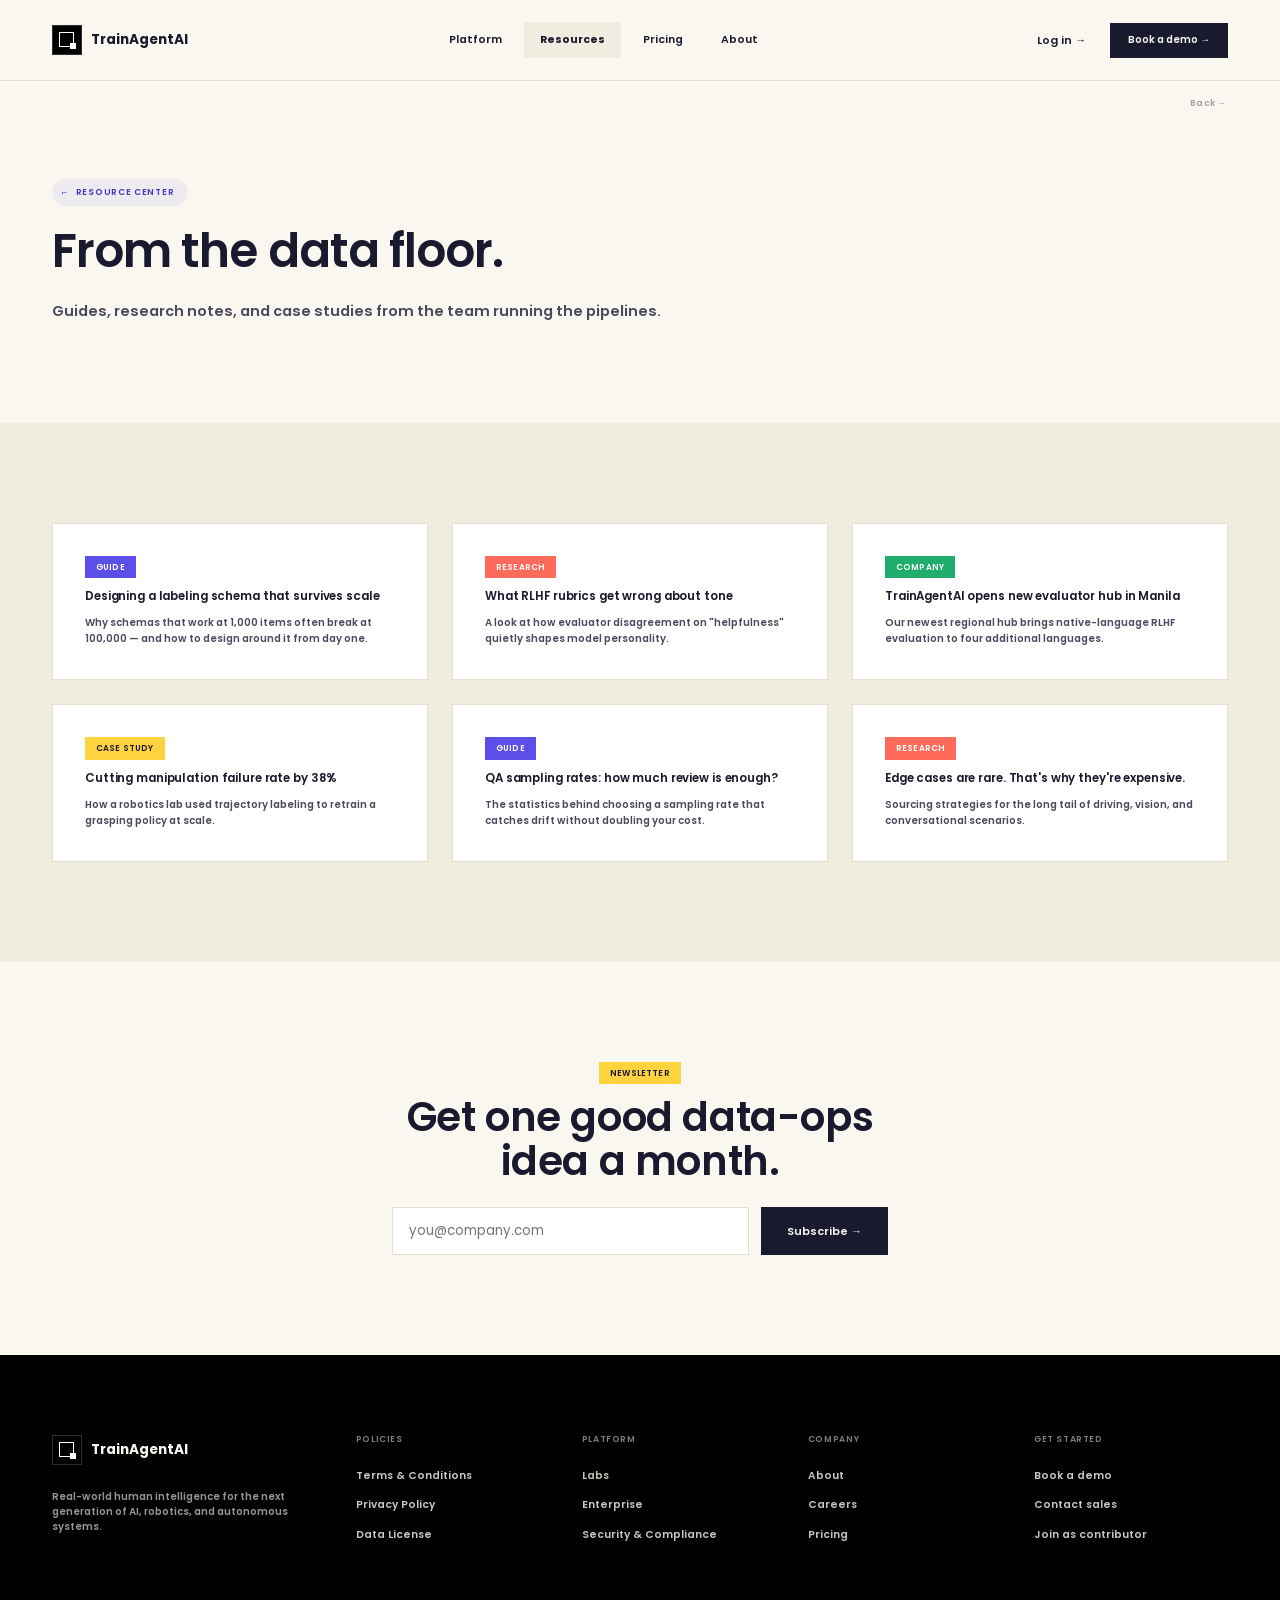
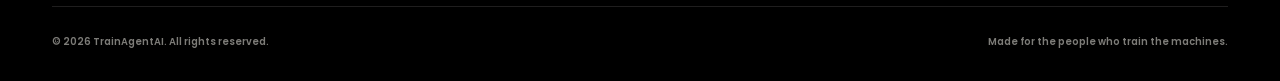
<file: resources.html>
<!DOCTYPE html>
<html lang="en">
<head>
<meta charset="UTF-8">
<meta name="viewport" content="width=device-width, initial-scale=1.0">
<title>Resources — TrainAgentAI</title>
<meta name="description" content="Guides, research notes, case studies, and company news from TrainAgentAI's data and workforce operations teams.">
<link rel="preconnect" href="https://fonts.googleapis.com">
<link href="https://fonts.googleapis.com/css2?family=Poppins:ital,wght@0,400;0,500;0,600;0,700;0,800;1,600&display=swap" rel="stylesheet">
<link rel="stylesheet" href="css/styles.css">
</head>
<body>
<header class="site-header">
  <nav class="nav-bar">
    <a href="index.html" class="logo"><span class="logo-mark"></span>TrainAgentAI</a>
    <div class="nav-links">
      <a class="nav-link" href="platforms.html">Platform</a>
      <a class="nav-link" href="resources.html">Resources</a>
      <a class="nav-link" href="pricing.html">Pricing</a>
      <a class="nav-link" href="about.html">About</a>
    </div>
    <div class="nav-right">
      <a class="btn btn-ghost" href="login.html">Log in →</a>
      <a class="btn btn-primary btn-sm" href="contact.html">Book a demo →</a>
      <button class="nav-toggle" aria-label="Open menu">☰</button>
    </div>
  </nav>
</header>

<div class="mobile-menu">
  <div class="mobile-menu-top">
    <span class="logo"><span class="logo-mark"></span>TrainAgentAI</span>
    <button class="mobile-close" aria-label="Close menu">✕</button>
  </div>
  <a href="platforms.html">Platform</a>
  <a href="platforms.html#security">Security &amp; Compliance</a>
  <a href="resources.html">Resources</a>
  <a href="pricing.html">Pricing</a>
  <a href="about.html">About</a>
  <a href="careers.html">Careers</a>
  <a href="contact.html">Contact / Book a demo</a>
</div>

<div class="back-home-row wrap">
  <a href="index.html" class="back-home-link">Back →</a>
</div>

<section class="section" style="padding-top:64px;">
  <div class="wrap reveal">
    <span class="eyebrow">Resource Center</span>
    <h1 class="display-1" style="font-size:clamp(2.4rem,5vw,4.2rem);">From the data floor.</h1>
    <p class="lede mt-24">Guides, research notes, and case studies from the team running the pipelines.</p>
  </div>
</section>

<section class="section bg-dim">
  <div class="wrap">
    <div class="grid grid-3 reveal">
      <div class="card">
        <span class="tag-chip tag-indigo">GUIDE</span>
        <h3 class="display-3 mt-12" style="font-size:1.05rem;">Designing a labeling schema that survives scale</h3>
        <p class="mt-12 body-lg" style="font-size:0.9rem;">Why schemas that work at 1,000 items often break at 100,000 — and how to design around it from day one.</p>
      </div>
      <div class="card">
        <span class="tag-chip tag-coral">RESEARCH</span>
        <h3 class="display-3 mt-12" style="font-size:1.05rem;">What RLHF rubrics get wrong about tone</h3>
        <p class="mt-12 body-lg" style="font-size:0.9rem;">A look at how evaluator disagreement on "helpfulness" quietly shapes model personality.</p>
      </div>
      <div class="card">
        <span class="tag-chip tag-green">COMPANY</span>
        <h3 class="display-3 mt-12" style="font-size:1.05rem;">TrainAgentAI opens new evaluator hub in Manila</h3>
        <p class="mt-12 body-lg" style="font-size:0.9rem;">Our newest regional hub brings native-language RLHF evaluation to four additional languages.</p>
      </div>
      <div class="card">
        <span class="tag-chip tag-yellow">CASE STUDY</span>
        <h3 class="display-3 mt-12" style="font-size:1.05rem;">Cutting manipulation failure rate by 38%</h3>
        <p class="mt-12 body-lg" style="font-size:0.9rem;">How a robotics lab used trajectory labeling to retrain a grasping policy at scale.</p>
      </div>
      <div class="card">
        <span class="tag-chip tag-indigo">GUIDE</span>
        <h3 class="display-3 mt-12" style="font-size:1.05rem;">QA sampling rates: how much review is enough?</h3>
        <p class="mt-12 body-lg" style="font-size:0.9rem;">The statistics behind choosing a sampling rate that catches drift without doubling your cost.</p>
      </div>
      <div class="card">
        <span class="tag-chip tag-coral">RESEARCH</span>
        <h3 class="display-3 mt-12" style="font-size:1.05rem;">Edge cases are rare. That's why they're expensive.</h3>
        <p class="mt-12 body-lg" style="font-size:0.9rem;">Sourcing strategies for the long tail of driving, vision, and conversational scenarios.</p>
      </div>
    </div>
  </div>
</section>

<section class="section text-center">
  <div class="wrap reveal" style="max-width:560px; margin:0 auto;">
    <span class="tag-chip tag-yellow">NEWSLETTER</span>
    <h2 class="display-2 mt-12">Get one good data-ops idea a month.</h2>
    <form data-form class="flex gap-12 mt-24" style="flex-wrap:wrap; justify-content:center;">
      <input type="email" placeholder="you@company.com" required style="flex:1; min-width:220px; padding:13px 16px; border:1px solid var(--line); border-radius:0; font-family:inherit;">
      <button type="submit" class="btn btn-primary">Subscribe →</button>
    </form>
    <div class="form-success" style="display:none;">
      <p class="body-lg mt-12">You're in. First issue lands next month.</p>
    </div>
  </div>
</section>
<footer class="site-footer">
  <div class="wrap">
    <div class="footer-top">
      <div class="footer-col">
        <span class="logo" style="color:var(--paper);"><span class="logo-mark"></span>TrainAgentAI</span>
        <p class="mt-24" style="font-size:0.9rem; color:rgba(250,247,240,0.6); max-width:260px;">Real-world human intelligence for the next generation of AI, robotics, and autonomous systems.</p>
      </div>
      <div class="footer-col">
        <h4>Policies</h4>
        <a href="terms.html">Terms &amp; Conditions</a>
        <a href="privacy.html">Privacy Policy</a>
        <a href="data-license.html">Data License</a>
      </div>
      <div class="footer-col">
        <h4>Platform</h4>
        <a href="platforms.html#ai-labs">Labs</a>
        <a href="platforms.html#enterprises">Enterprise</a>
        <a href="platforms.html#security">Security &amp; Compliance</a>
      </div>
      <div class="footer-col">
        <h4>Company</h4>
        <a href="about.html">About</a>
        <a href="careers.html">Careers</a>
        <a href="pricing.html">Pricing</a>
      </div>
      <div class="footer-col">
        <h4>Get started</h4>
        <a href="contact.html">Book a demo</a>
        <a href="contact.html">Contact sales</a>
        <a href="contributors.html">Join as contributor</a>
      </div>
    </div>
    <div class="footer-bottom">
      <span>© 2026 TrainAgentAI. All rights reserved.</span>
      <span>Made for the people who train the machines.</span>
    </div>
  </div>
</footer>

<script src="js/main.js"></script>
</body>
</html>
</file>
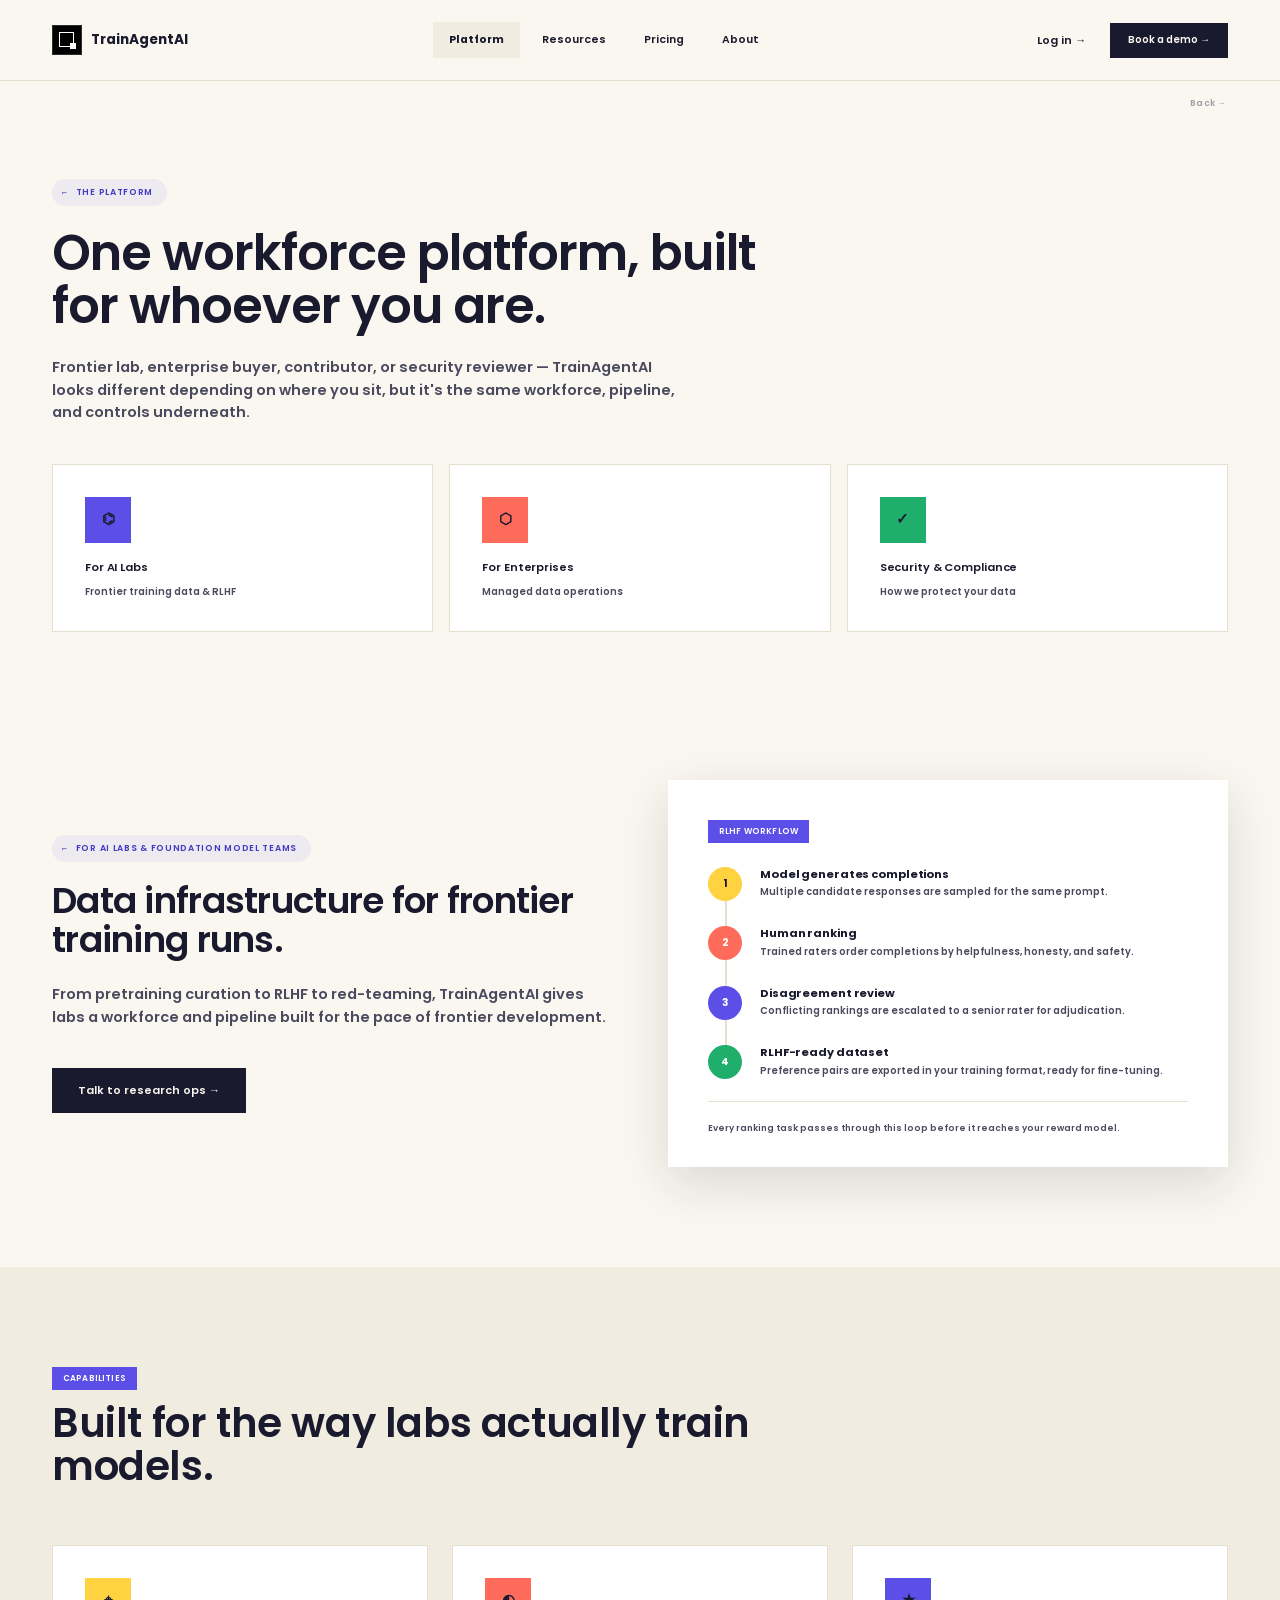
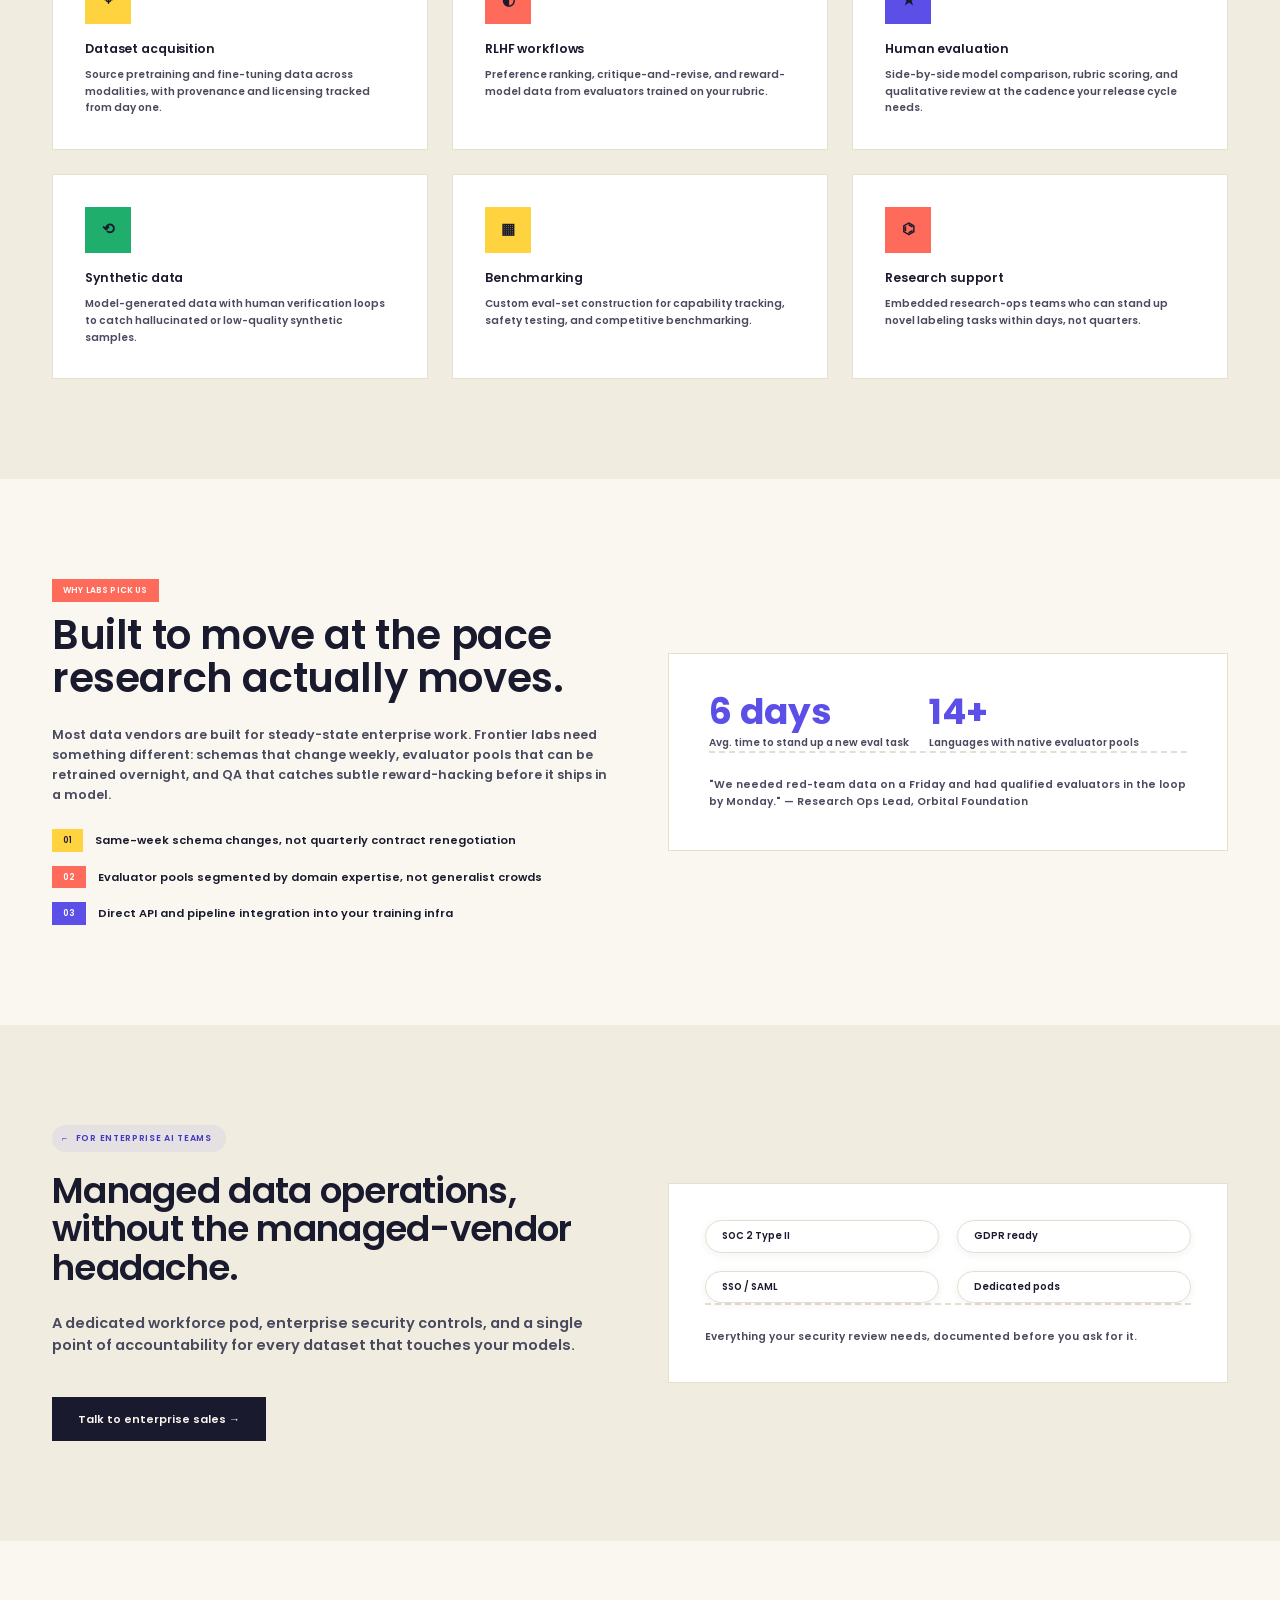
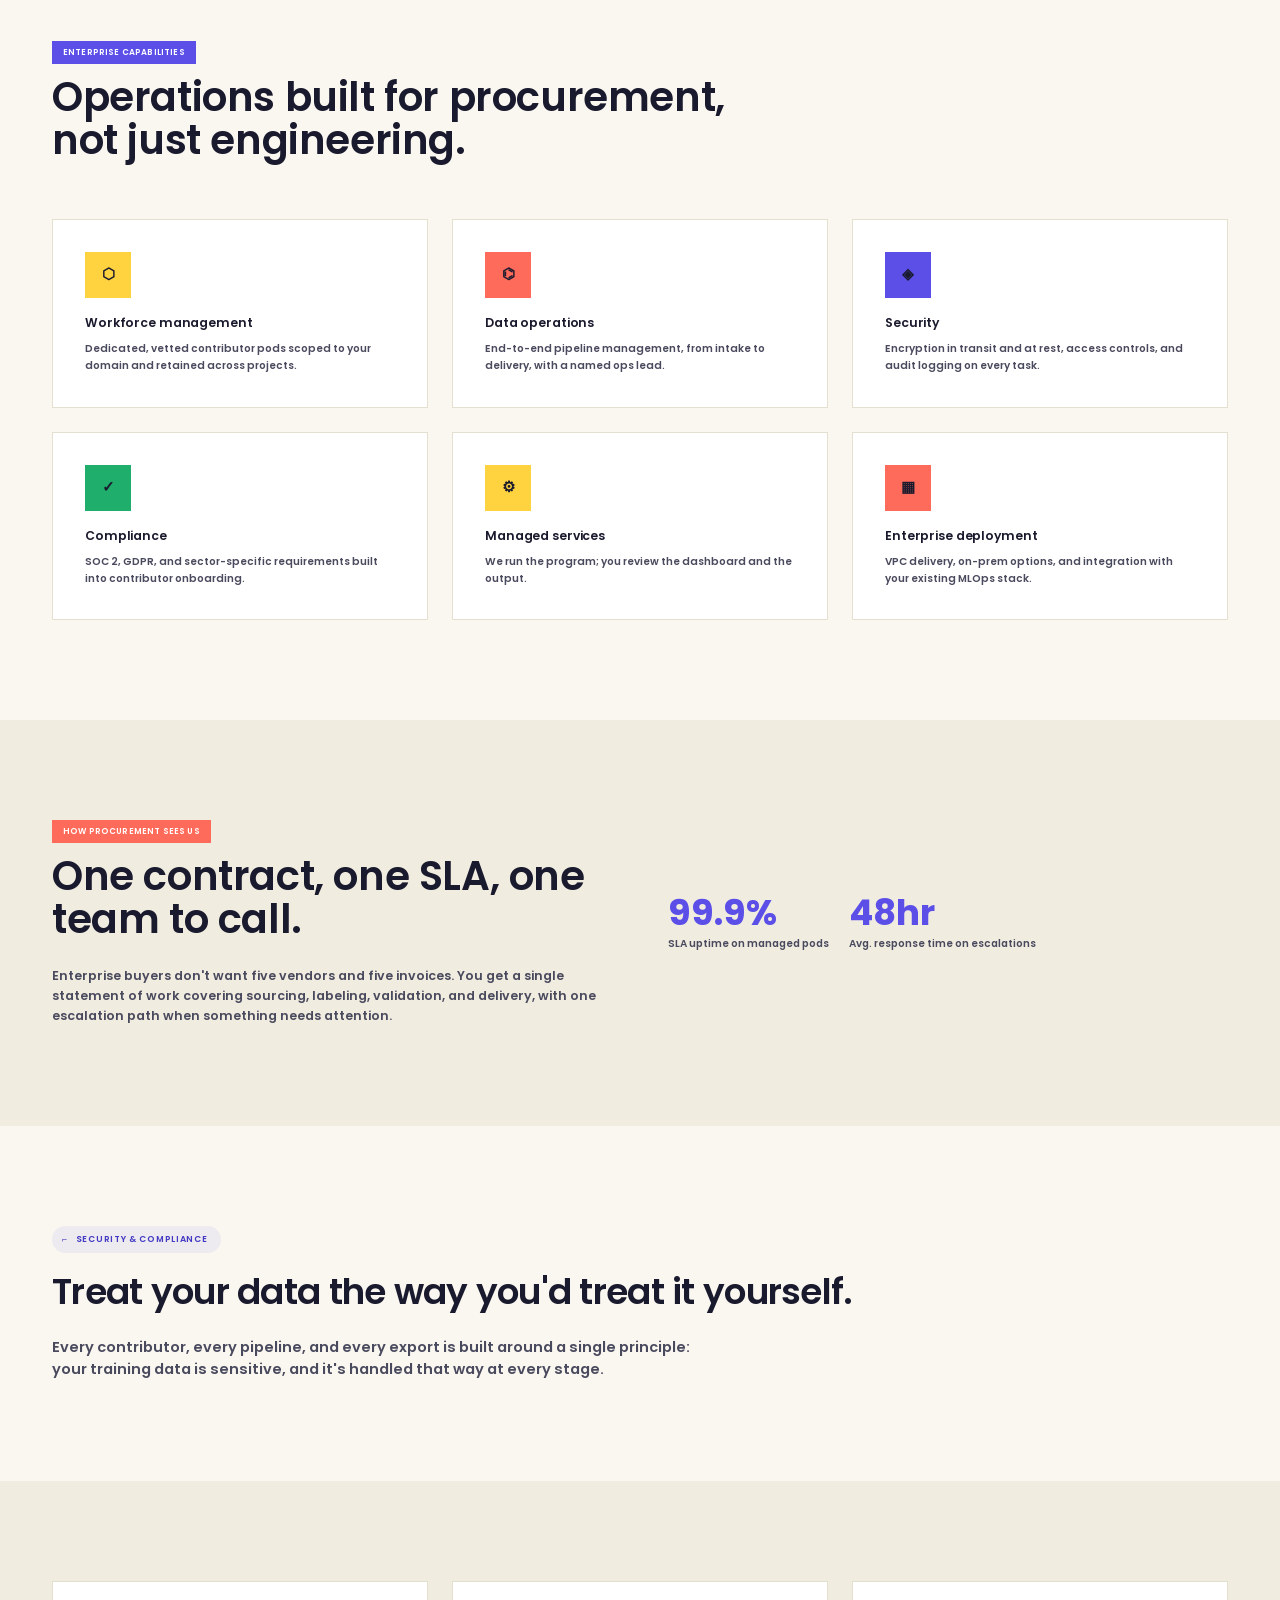
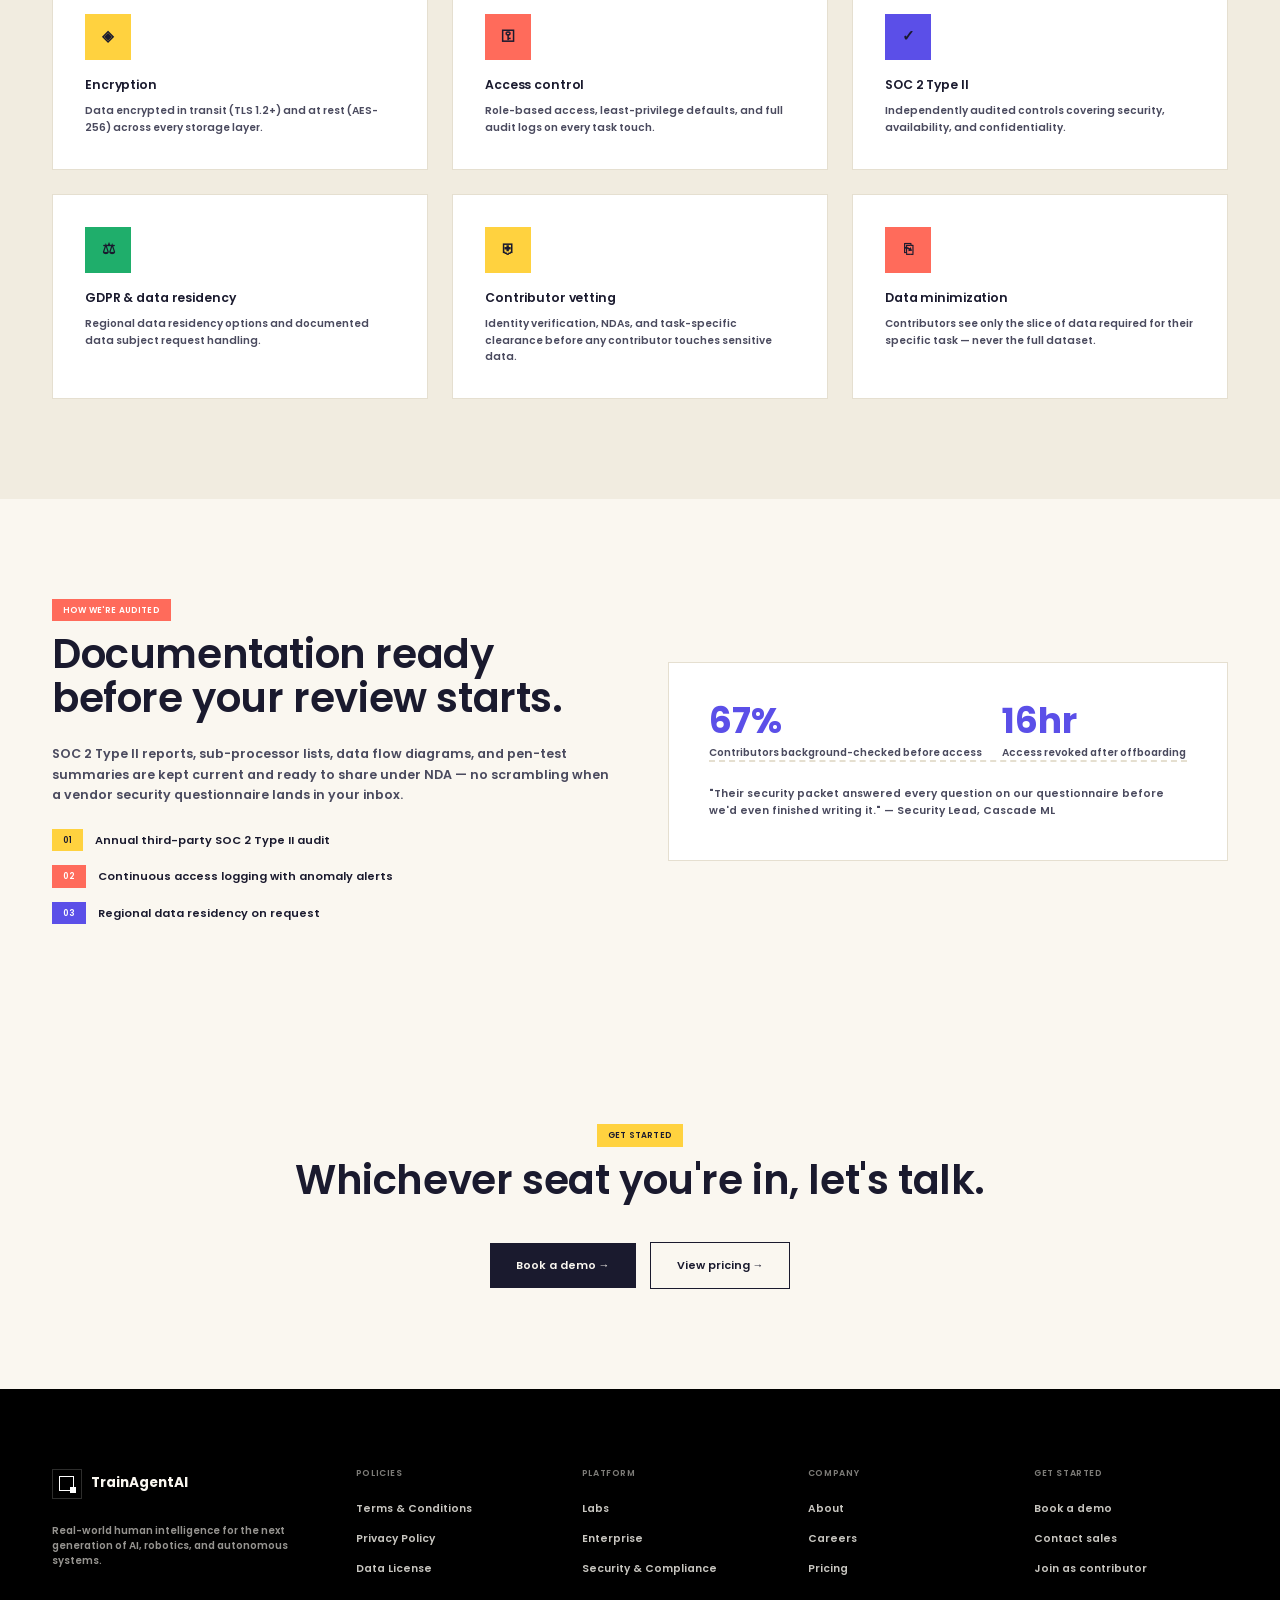
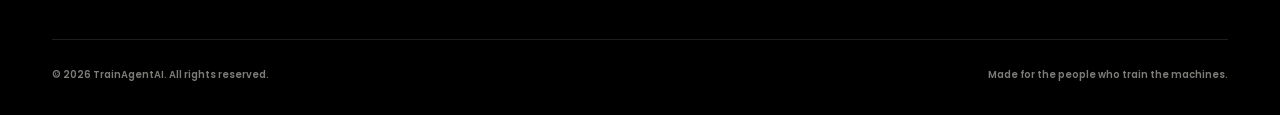
<file: security.html>
<!DOCTYPE html>
<html lang="en">
<head>
<meta charset="UTF-8">
<meta name="viewport" content="width=device-width, initial-scale=1.0">
<title>Security & Compliance — TrainAgentAI</title>
<meta http-equiv="refresh" content="0; url=platforms.html#security">
<link rel="canonical" href="platforms.html">
</head>
<body>
<p>Redirecting to <a href="platforms.html#security">Security &amp; Compliance</a>…</p>
<script>window.location.replace('platforms.html#security');</script>
</body>
</html>
</file>
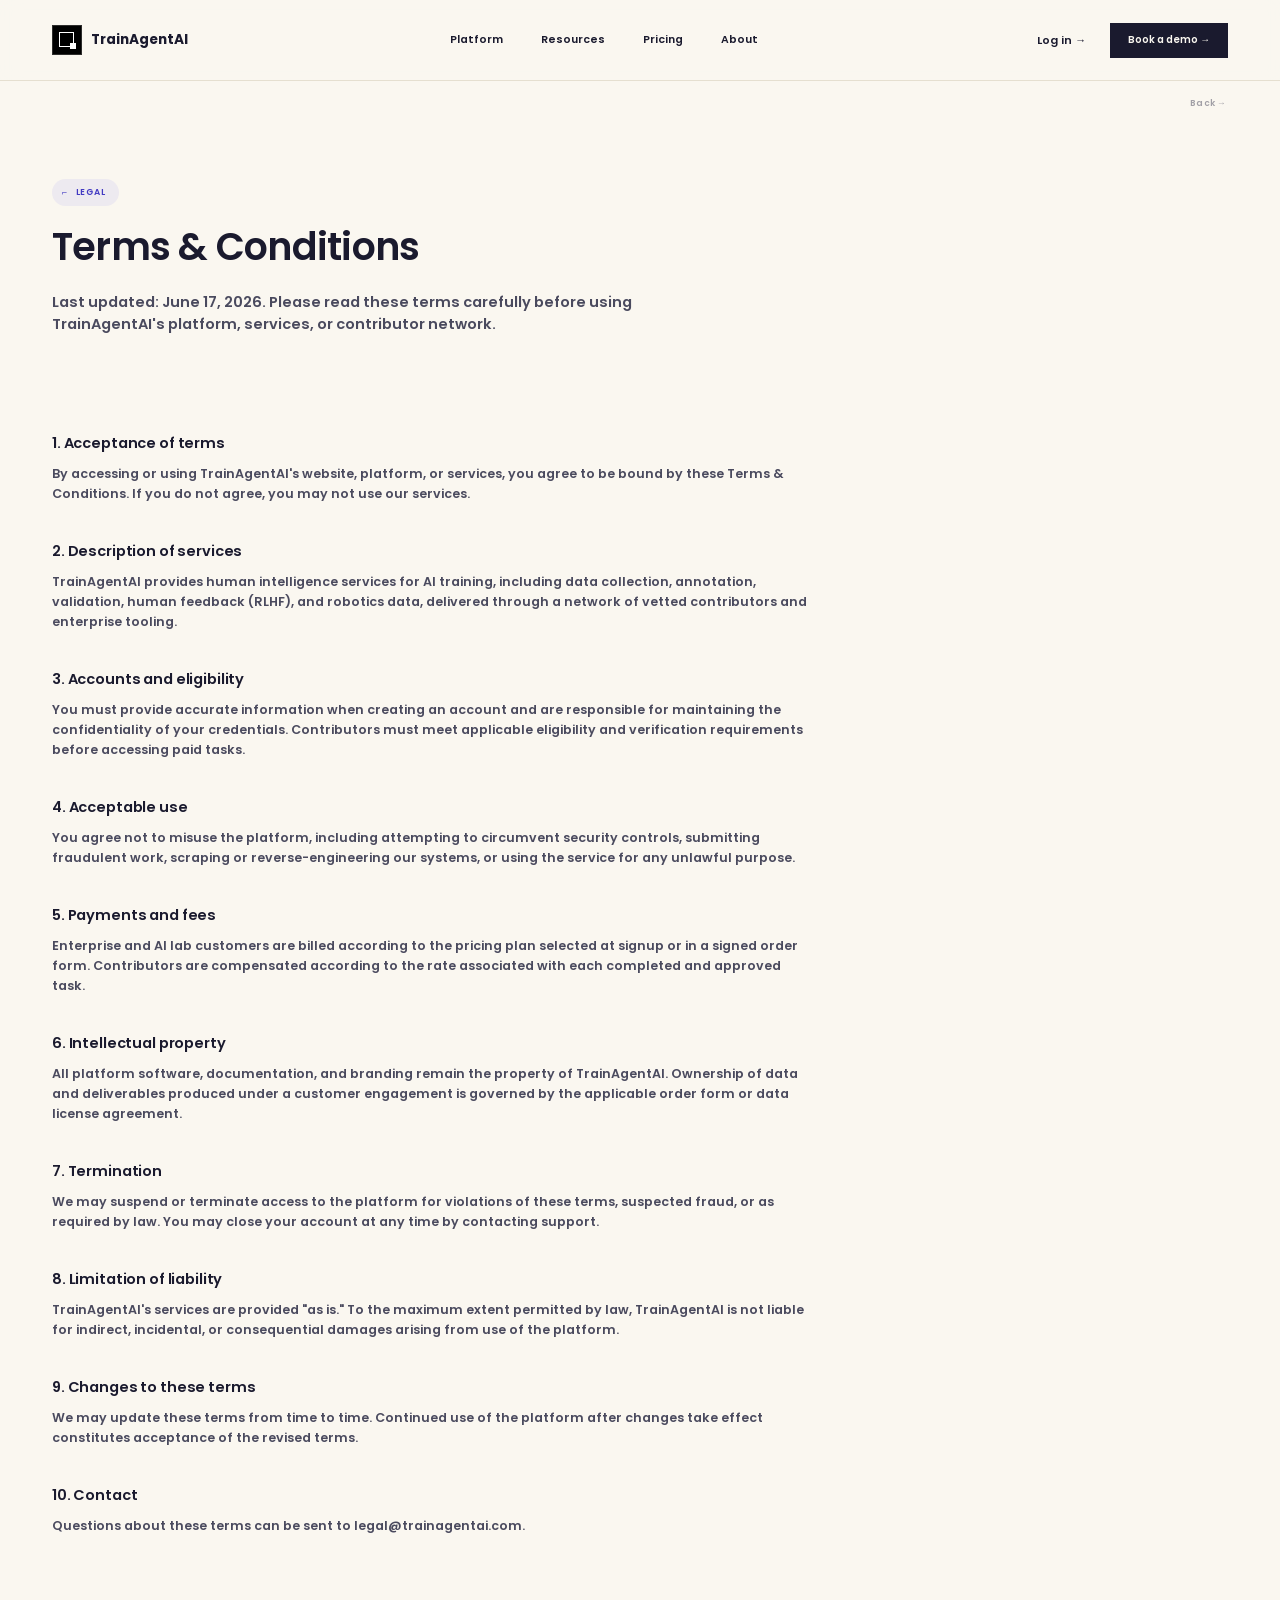
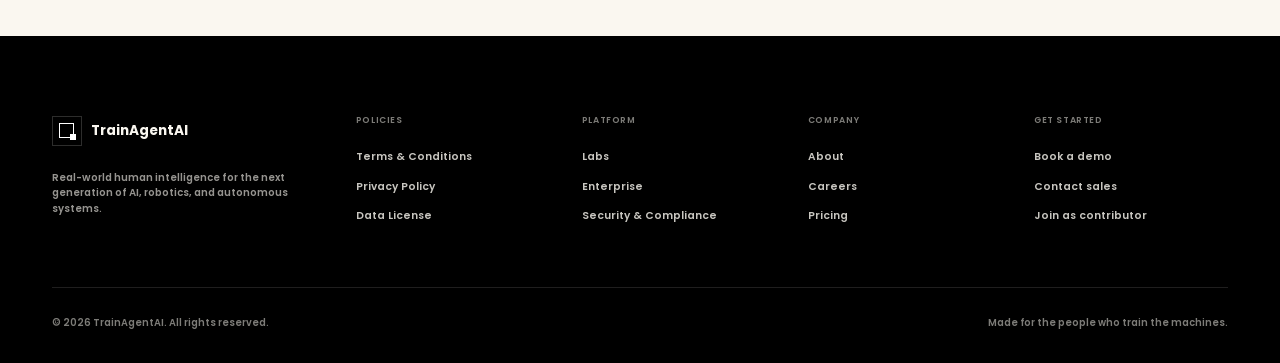
<file: terms.html>
<!DOCTYPE html>
<html lang="en">
<head>
<meta charset="UTF-8">
<meta name="viewport" content="width=device-width, initial-scale=1.0">
<title>Terms & Conditions — TrainAgentAI</title>
<meta name="description" content="The terms and conditions governing use of TrainAgentAI's platform, services, and contributor network.">
<link rel="preconnect" href="https://fonts.googleapis.com">
<link href="https://fonts.googleapis.com/css2?family=Poppins:ital,wght@0,400;0,500;0,600;0,700;0,800;1,600&display=swap" rel="stylesheet">
<link rel="stylesheet" href="css/styles.css">
</head>
<body>
<header class="site-header">
  <nav class="nav-bar">
    <a href="index.html" class="logo"><span class="logo-mark"></span>TrainAgentAI</a>
    <div class="nav-links">
      <a class="nav-link" href="platforms.html">Platform</a>
      <a class="nav-link" href="resources.html">Resources</a>
      <a class="nav-link" href="pricing.html">Pricing</a>
      <a class="nav-link" href="about.html">About</a>
    </div>
    <div class="nav-right">
      <a class="btn btn-ghost" href="login.html">Log in →</a>
      <a class="btn btn-primary btn-sm" href="contact.html">Book a demo →</a>
      <button class="nav-toggle" aria-label="Open menu">☰</button>
    </div>
  </nav>
</header>

<div class="mobile-menu">
  <div class="mobile-menu-top">
    <span class="logo"><span class="logo-mark"></span>TrainAgentAI</span>
    <button class="mobile-close" aria-label="Close menu">✕</button>
  </div>
  <a href="platforms.html">Platform</a>
  <a href="platforms.html#security">Security &amp; Compliance</a>
  <a href="resources.html">Resources</a>
  <a href="pricing.html">Pricing</a>
  <a href="about.html">About</a>
  <a href="careers.html">Careers</a>
  <a href="contact.html">Contact / Book a demo</a>
</div>

<div class="back-home-row wrap">
  <a href="index.html" class="back-home-link">Back →</a>
</div>

<section class="section" style="padding-top:64px;">
  <div class="wrap reveal">
    <span class="eyebrow">Legal</span>
    <h1 class="display-1" style="font-size:clamp(2.2rem,4.5vw,3.4rem);">Terms &amp; Conditions</h1>
    <p class="lede mt-24" style="max-width:680px;">Last updated: June 17, 2026. Please read these terms carefully before using TrainAgentAI's platform, services, or contributor network.</p>
  </div>
</section>

<section class="section" style="padding-top:0;">
  <div class="wrap">
    <div style="max-width:760px;" class="reveal">

      <h2 class="display-3" style="font-size:1.3rem;">1. Acceptance of terms</h2>
      <p class="mt-12 body-lg">By accessing or using TrainAgentAI's website, platform, or services, you agree to be bound by these Terms &amp; Conditions. If you do not agree, you may not use our services.</p>

      <h2 class="display-3 mt-40" style="font-size:1.3rem;">2. Description of services</h2>
      <p class="mt-12 body-lg">TrainAgentAI provides human intelligence services for AI training, including data collection, annotation, validation, human feedback (RLHF), and robotics data, delivered through a network of vetted contributors and enterprise tooling.</p>

      <h2 class="display-3 mt-40" style="font-size:1.3rem;">3. Accounts and eligibility</h2>
      <p class="mt-12 body-lg">You must provide accurate information when creating an account and are responsible for maintaining the confidentiality of your credentials. Contributors must meet applicable eligibility and verification requirements before accessing paid tasks.</p>

      <h2 class="display-3 mt-40" style="font-size:1.3rem;">4. Acceptable use</h2>
      <p class="mt-12 body-lg">You agree not to misuse the platform, including attempting to circumvent security controls, submitting fraudulent work, scraping or reverse-engineering our systems, or using the service for any unlawful purpose.</p>

      <h2 class="display-3 mt-40" style="font-size:1.3rem;">5. Payments and fees</h2>
      <p class="mt-12 body-lg">Enterprise and AI lab customers are billed according to the pricing plan selected at signup or in a signed order form. Contributors are compensated according to the rate associated with each completed and approved task.</p>

      <h2 class="display-3 mt-40" style="font-size:1.3rem;">6. Intellectual property</h2>
      <p class="mt-12 body-lg">All platform software, documentation, and branding remain the property of TrainAgentAI. Ownership of data and deliverables produced under a customer engagement is governed by the applicable order form or data license agreement.</p>

      <h2 class="display-3 mt-40" style="font-size:1.3rem;">7. Termination</h2>
      <p class="mt-12 body-lg">We may suspend or terminate access to the platform for violations of these terms, suspected fraud, or as required by law. You may close your account at any time by contacting support.</p>

      <h2 class="display-3 mt-40" style="font-size:1.3rem;">8. Limitation of liability</h2>
      <p class="mt-12 body-lg">TrainAgentAI's services are provided "as is." To the maximum extent permitted by law, TrainAgentAI is not liable for indirect, incidental, or consequential damages arising from use of the platform.</p>

      <h2 class="display-3 mt-40" style="font-size:1.3rem;">9. Changes to these terms</h2>
      <p class="mt-12 body-lg">We may update these terms from time to time. Continued use of the platform after changes take effect constitutes acceptance of the revised terms.</p>

      <h2 class="display-3 mt-40" style="font-size:1.3rem;">10. Contact</h2>
      <p class="mt-12 body-lg">Questions about these terms can be sent to legal@trainagentai.com.</p>

    </div>
  </div>
</section>

<footer class="site-footer">
  <div class="wrap">
    <div class="footer-top">
      <div class="footer-col">
        <span class="logo" style="color:var(--paper);"><span class="logo-mark"></span>TrainAgentAI</span>
        <p class="mt-24" style="font-size:0.9rem; color:rgba(250,247,240,0.6); max-width:260px;">Real-world human intelligence for the next generation of AI, robotics, and autonomous systems.</p>
      </div>
      <div class="footer-col">
        <h4>Policies</h4>
        <a href="terms.html">Terms &amp; Conditions</a>
        <a href="privacy.html">Privacy Policy</a>
        <a href="data-license.html">Data License</a>
      </div>
      <div class="footer-col">
        <h4>Platform</h4>
        <a href="platforms.html#ai-labs">Labs</a>
        <a href="platforms.html#enterprises">Enterprise</a>
        <a href="platforms.html#security">Security &amp; Compliance</a>
      </div>
      <div class="footer-col">
        <h4>Company</h4>
        <a href="about.html">About</a>
        <a href="careers.html">Careers</a>
        <a href="pricing.html">Pricing</a>
      </div>
      <div class="footer-col">
        <h4>Get started</h4>
        <a href="contact.html">Book a demo</a>
        <a href="contact.html">Contact sales</a>
        <a href="contributors.html">Join as contributor</a>
      </div>
    </div>
    <div class="footer-bottom">
      <span>© 2026 TrainAgentAI. All rights reserved.</span>
      <span>Made for the people who train the machines.</span>
    </div>
  </div>
</footer>

<script src="js/main.js"></script>
</body>
</html>
</file>
<file: css/styles.css>
/* ============================================
   TrainAgentAI — Design System
   Token system: warm paper background, ink text,
   indigo primary, citrus tag-yellow, coral accent.
   Typeface: Poppins, semibold throughout
   ============================================ */

:root {
  /* Color tokens */
  --paper: #FAF7F0;
  --paper-dim: #F1ECE0;
  --ink: #1A1A2E;
  --ink-soft: #4A4A5E;
  --black: #000000;
  --indigo: #5B4FE8;
  --indigo-deep: #423AC2;
  --yellow: #FFD23F;
  --coral: #FF6B5B;
  --green-tag: #1FAE6B;
  --line: #E5DFD0;
  --white: #FFFFFF;

  /* Type */
  --font-display: 'Poppins', sans-serif;
  --font-body: 'Poppins', sans-serif;
  --font-mono: 'Poppins', sans-serif;

  /* Scale */
  --radius-sm: 0px;
  --radius-md: 0px;
  --radius-lg: 0px;
  --radius-full: 999px;

  --shadow-sm: 0 2px 8px rgba(26,26,46,0.06);
  --shadow-md: 0 8px 24px rgba(26,26,46,0.10);
  --shadow-lg: 0 16px 48px rgba(26,26,46,0.14);

  --maxw: 1240px;
}

* { margin: 0; padding: 0; box-sizing: border-box; }

html {
  scroll-behavior: smooth;
  font-size: 70%;
}

body {
  font-family: var(--font-body);
  background: var(--paper);
  color: var(--ink);
  line-height: 1.5;
  font-weight: 600;
  -webkit-font-smoothing: antialiased;
  overflow-x: hidden;
}

img { max-width: 100%; display: block; }

a { color: inherit; text-decoration: none; }

ul { list-style: none; }

button { font-family: inherit; cursor: pointer; border: none; background: none; }

.wrap {
  max-width: var(--maxw);
  margin: 0 auto;
  padding: 0 32px;
}

@media (max-width: 640px) {
  .wrap { padding: 0 20px; }
}

/* ============ Typography ============ */

h1, h2, h3, h4 {
  font-family: var(--font-display);
  font-weight: 600;
  letter-spacing: -0.01em;
  line-height: 1.08;
}

.display-1 {
  font-size: clamp(2.6rem, 6vw, 5.2rem);
  font-weight: 600;
  letter-spacing: -0.02em;
}

.display-2 {
  font-size: clamp(2.1rem, 4.4vw, 3.6rem);
  font-weight: 600;
}

.display-3 {
  font-size: clamp(1.6rem, 2.8vw, 2.3rem);
  font-weight: 600;
}

.eyebrow {
  display: inline-flex;
  align-items: center;
  gap: 8px;
  font-family: var(--font-mono);
  font-size: 0.78rem;
  text-transform: uppercase;
  letter-spacing: 0.08em;
  color: var(--indigo-deep);
  background: rgba(91,79,232,0.08);
  padding: 7px 14px 7px 10px;
  border-radius: var(--radius-full);
  margin-bottom: 20px;
  position: relative;
}

.eyebrow::before {
  content: '⌐';
  font-weight: 700;
}

.lede {
  font-size: clamp(1.05rem, 1.6vw, 1.3rem);
  color: var(--ink-soft);
  max-width: 640px;
  line-height: 1.55;
}

.body-lg { font-size: 1.125rem; line-height: 1.6; color: var(--ink-soft); }

/* ============ Buttons ============ */

.btn {
  display: inline-flex;
  align-items: center;
  justify-content: center;
  gap: 8px;
  font-family: var(--font-display);
  font-weight: 600;
  font-size: 0.98rem;
  padding: 14px 26px;
  border-radius: var(--radius-sm);
  transition: transform 0.18s ease, box-shadow 0.18s ease, background 0.18s ease;
  white-space: nowrap;
}

.btn-primary {
  background: var(--ink);
  color: var(--paper);
}
.btn-primary:hover { transform: translateY(-2px); box-shadow: var(--shadow-md); }

.btn-accent {
  background: var(--coral);
  color: var(--white);
}
.btn-accent:hover { transform: translateY(-2px); box-shadow: 0 10px 24px rgba(255,107,91,0.4); }

.btn-outline {
  background: transparent;
  color: var(--ink);
  border: 1.5px solid var(--ink);
}
.btn-outline:hover { background: var(--ink); color: var(--paper); }

.btn-ghost {
  background: transparent;
  color: var(--ink);
  padding: 14px 18px;
}
.btn-ghost:hover { color: var(--indigo); }

.btn-sm { padding: 10px 18px; font-size: 0.88rem; }

.btn-row { display: flex; gap: 14px; flex-wrap: wrap; align-items: center; }

/* ============ Nav ============ */

.site-header {
  position: sticky;
  top: 0;
  z-index: 100;
  background: rgba(250,247,240,0.85);
  backdrop-filter: blur(10px);
  border-bottom: 1px solid var(--line);
}

.nav-bar {
  display: flex;
  align-items: center;
  justify-content: space-between;
  padding: 18px 32px;
  max-width: var(--maxw);
  margin: 0 auto;
}

.logo {
  display: flex;
  align-items: center;
  gap: 9px;
  font-family: var(--font-display);
  font-weight: 700;
  font-size: 1.22rem;
  color: var(--ink);
}

.logo-mark {
  width: 30px;
  height: 30px;
  border-radius: 0;
  background: var(--black);
  border: 1px solid rgba(250,247,240,0.18);
  position: relative;
  flex-shrink: 0;
  box-sizing: border-box;
}
.logo-mark::before, .logo-mark::after {
  content: '';
  position: absolute;
}
.logo-mark::before {
  width: 13px; height: 13px;
  border: 1.6px solid var(--white);
  top: 6px; left: 6px;
}
.logo-mark::after {
  width: 6px; height: 6px;
  background: var(--white);
  bottom: 5px; right: 5px;
}

.nav-links {
  display: flex;
  align-items: center;
  gap: 6px;
}

.nav-item {
  position: relative;
}

.nav-link {
  display: inline-flex;
  align-items: center;
  gap: 4px;
  padding: 10px 16px;
  border-radius: var(--radius-sm);
  font-size: 0.96rem;
  font-weight: 600;
  transition: background 0.15s ease;
}
.nav-link:hover { background: var(--paper-dim); }

.nav-caret { font-size: 0.6rem; opacity: 0.6; transform: translateY(1px); }

.nav-dropdown {
  position: absolute;
  top: calc(100% + 10px);
  left: 0;
  background: var(--white);
  border-radius: var(--radius-md);
  box-shadow: var(--shadow-lg);
  padding: 10px;
  width: 240px;
  opacity: 0;
  visibility: hidden;
  transform: translateY(6px);
  transition: all 0.18s ease;
}

.nav-item:hover .nav-dropdown {
  opacity: 1;
  visibility: visible;
  transform: translateY(0);
}

.nav-dropdown a {
  display: block;
  padding: 10px 12px;
  border-radius: var(--radius-sm);
  font-size: 0.92rem;
  color: var(--ink-soft);
}
.nav-dropdown a:hover { background: var(--paper-dim); color: var(--ink); }

/* ============ Modern rich dropdown (Platform mega-menu) ============ */

.nav-dropdown-rich {
  width: 320px;
  padding: 8px;
  border: 1px solid var(--line);
}

.nav-rich-item {
  display: flex;
  align-items: flex-start;
  gap: 14px;
  padding: 12px;
  border-radius: var(--radius-sm);
  transition: background 0.15s ease, transform 0.15s ease;
}

.nav-rich-item:hover {
  background: var(--paper-dim);
  transform: translateX(2px);
}

.nav-rich-icon {
  flex-shrink: 0;
  width: 34px;
  height: 34px;
  display: flex;
  align-items: center;
  justify-content: center;
  font-size: 1rem;
  color: #fff;
  border-radius: 0;
}

.nav-rich-text {
  display: flex;
  flex-direction: column;
  gap: 3px;
  min-width: 0;
}

.nav-rich-title {
  font-family: var(--font-display);
  font-weight: 700;
  font-size: 0.92rem;
  color: var(--ink);
  line-height: 1.3;
}

.nav-rich-desc {
  font-size: 0.78rem;
  color: var(--ink-soft);
  line-height: 1.4;
}

.nav-right { display: flex; align-items: center; gap: 6px; }

.nav-toggle {
  display: none;
  width: 38px; height: 38px;
  align-items: center;
  justify-content: center;
  border-radius: var(--radius-sm);
}

@media (max-width: 920px) {
  .nav-links { display: none; }
  .nav-toggle { display: flex; }
  .nav-right .btn-ghost { display: none; }
}

/* Mobile menu */
.mobile-menu {
  display: none;
  position: fixed;
  inset: 0;
  background: var(--paper);
  z-index: 200;
  padding: 24px 28px;
  overflow-y: auto;
}
.mobile-menu.open { display: block; }
.mobile-menu-top { display: flex; justify-content: space-between; align-items: center; margin-bottom: 32px; }
.mobile-menu a {
  display: block;
  font-family: var(--font-display);
  font-size: 1.5rem;
  font-weight: 600;
  padding: 14px 0;
  border-bottom: 1px solid var(--line);
}
.mobile-close { width: 38px; height: 38px; }

/* ============ Section scaffolding ============ */

.section { padding: 100px 0; position: relative; }
.section-tight { padding: 64px 0; }

@media (max-width: 760px) {
  .section { padding: 64px 0; }
}

.section-head {
  max-width: 720px;
  margin-bottom: 56px;
}
.section-head.center { margin-left: auto; margin-right: auto; text-align: center; }

.bg-ink { background: var(--ink); color: var(--paper); }
.bg-ink .ink-soft-on-dark { color: rgba(250,247,240,0.7); }
.bg-indigo { background: var(--indigo); color: var(--white); }
.bg-dim { background: var(--paper-dim); }
.bg-coral { background: var(--coral); color: var(--white); }
.bg-white { background: var(--white); }

/* ============ Tag chips (signature motif) ============ */

.tag-chip {
  display: inline-flex;
  align-items: center;
  gap: 6px;
  font-family: var(--font-mono);
  font-size: 0.74rem;
  font-weight: 600;
  padding: 5px 11px;
  border-radius: 0;
  letter-spacing: 0.02em;
}
.tag-yellow { background: var(--yellow); color: var(--ink); }
.tag-coral { background: var(--coral); color: var(--white); }
.tag-indigo { background: var(--indigo); color: var(--white); }
.tag-green { background: var(--green-tag); color: var(--white); }
.tag-outline { background: transparent; border: 1.5px dashed var(--ink-soft); color: var(--ink-soft); }

/* corner-bracket frame used around hero / signature visuals */
.bracket-frame {
  position: relative;
  border-radius: var(--radius-lg);
}
.bracket-frame::before,
.bracket-frame::after {
  content: '';
  position: absolute;
  width: 28px;
  height: 28px;
  border: 3px solid var(--ink);
  opacity: 0.85;
}
.bracket-frame::before {
  top: -10px; left: -10px;
  border-right: none; border-bottom: none;
  border-radius: 0;
}
.bracket-frame::after {
  bottom: -10px; right: -10px;
  border-left: none; border-top: none;
  border-radius: 0;
}

/* ============ Cards ============ */

.card {
  background: var(--white);
  border-radius: var(--radius-md);
  padding: 32px;
  border: 1px solid var(--line);
  transition: transform 0.2s ease, box-shadow 0.2s ease;
}
.card:hover { transform: translateY(-4px); box-shadow: var(--shadow-md); }

.card-icon {
  width: 46px; height: 46px;
  border-radius: 0;
  display: flex; align-items: center; justify-content: center;
  font-size: 1.3rem;
  margin-bottom: 18px;
}

.card-icon-sm {
  width: 32px; height: 32px;
  font-size: 1rem;
  margin-bottom: 14px;
}

.grid {
  display: grid;
  gap: 24px;
}
.grid-2 { grid-template-columns: repeat(2, 1fr); }
.grid-3 { grid-template-columns: repeat(3, 1fr); }
.grid-4 { grid-template-columns: repeat(4, 1fr); }

@media (max-width: 920px) {
  .grid-3, .grid-4 { grid-template-columns: repeat(2, 1fr); }
}
@media (max-width: 620px) {
  .grid-2, .grid-3, .grid-4 { grid-template-columns: 1fr; }
}

/* ============ Stats ============ */

.stat-num {
  font-family: var(--font-display);
  font-size: clamp(2.2rem, 4vw, 3.2rem);
  font-weight: 700;
  color: var(--indigo);
  line-height: 1;
}
.stat-label {
  font-size: 0.92rem;
  color: var(--ink-soft);
  margin-top: 6px;
}

/* ============ Logo strip / marquee ============ */

.logo-strip {
  display: flex;
  align-items: center;
  justify-content: space-between;
  gap: 36px;
  flex-wrap: wrap;
  opacity: 0.55;
}
.logo-strip span {
  font-family: var(--font-display);
  font-weight: 700;
  font-size: 1.1rem;
  white-space: nowrap;
}

.logo-marquee {
  overflow: hidden;
  position: relative;
  width: 100%;
  mask-image: linear-gradient(to right, transparent, var(--ink) 8%, var(--ink) 92%, transparent);
  -webkit-mask-image: linear-gradient(to right, transparent, var(--ink) 8%, var(--ink) 92%, transparent);
}

.logo-marquee-track {
  display: flex;
  align-items: center;
  gap: 56px;
  width: max-content;
  opacity: 0.55;
  animation: marquee-scroll 28s linear infinite;
}

.logo-marquee:hover .logo-marquee-track {
  animation-play-state: paused;
}

.logo-marquee-track span {
  font-family: var(--font-display);
  font-weight: 700;
  font-size: 1.1rem;
  white-space: nowrap;
  flex-shrink: 0;
}

@keyframes marquee-scroll {
  from { transform: translateX(0); }
  to { transform: translateX(-50%); }
}

@media (prefers-reduced-motion: reduce) {
  .logo-marquee-track { animation: none; }
}

/* ============ Footer ============ */

.site-footer {
  background: var(--black);
  color: rgba(250,247,240,0.85);
  padding: 80px 0 32px;
}
.footer-top {
  display: grid;
  grid-template-columns: 1.4fr 1fr 1fr 1fr 1fr;
  gap: 32px;
  padding-bottom: 56px;
  border-bottom: 1px solid rgba(250,247,240,0.12);
}
.footer-col h4 {
  font-family: var(--font-mono);
  font-size: 0.78rem;
  text-transform: uppercase;
  letter-spacing: 0.07em;
  color: rgba(250,247,240,0.5);
  margin-bottom: 16px;
  font-weight: 600;
}
.footer-col a {
  display: block;
  padding: 7px 0;
  color: rgba(250,247,240,0.8);
  font-size: 0.94rem;
}
.footer-col a:hover { color: var(--paper); }
.footer-bottom {
  display: flex;
  justify-content: space-between;
  align-items: center;
  padding-top: 28px;
  font-size: 0.86rem;
  color: rgba(250,247,240,0.5);
  flex-wrap: wrap;
  gap: 12px;
}
@media (max-width: 860px) {
  .footer-top { grid-template-columns: repeat(2, 1fr); }
}
@media (max-width: 560px) {
  .footer-top { grid-template-columns: 1fr; }
}

/* ============ Misc utility ============ */

.flex { display: flex; }
.flex-col { flex-direction: column; }
.items-center { align-items: center; }
.justify-between { justify-content: space-between; }
.gap-12 { gap: 12px; }
.gap-20 { gap: 20px; }
.mt-12 { margin-top: 12px; }
.mt-24 { margin-top: 24px; }
.mt-40 { margin-top: 40px; }
.text-center { text-align: center; }

.pill-badge {
  display: inline-flex;
  align-items: center;
  gap: 8px;
  background: var(--white);
  border: 1px solid var(--line);
  border-radius: var(--radius-full);
  padding: 8px 16px;
  font-size: 0.86rem;
  font-weight: 600;
  box-shadow: var(--shadow-sm);
}

.divider-dash {
  border: none;
  border-top: 2px dashed var(--line);
  margin: 0;
}

/* Reduced motion */
@media (prefers-reduced-motion: reduce) {
  * { animation: none !important; transition: none !important; }
  html { scroll-behavior: auto; }
}

/* Focus visibility */
a:focus-visible, button:focus-visible, input:focus-visible, textarea:focus-visible, select:focus-visible {
  outline: 2.5px solid var(--indigo);
  outline-offset: 2px;
  border-radius: 6px;
}

/* ============ Scroll reveal ============ */
.reveal {
  opacity: 0;
  transform: translateY(18px);
  transition: opacity 0.6s ease, transform 0.6s ease;
}
.reveal.revealed { opacity: 1; transform: translateY(0); }

.active-link { background: var(--paper-dim); font-weight: 700; }

/* ============ Hero pipeline signature element (static) ============ */
.flow-diagram {
  background: var(--white);
  border-radius: var(--radius-lg);
  padding: 40px 40px 32px;
  box-shadow: var(--shadow-lg);
  position: relative;
}

.flow-steps {
  display: flex;
  flex-direction: column;
  margin-top: 24px;
}

.flow-step {
  display: flex;
  gap: 18px;
  position: relative;
}

.flow-node {
  width: 34px;
  height: 34px;
  border-radius: 50%;
  display: flex;
  align-items: center;
  justify-content: center;
  font-family: var(--font-display);
  font-weight: 700;
  font-size: 0.92rem;
  flex-shrink: 0;
  position: relative;
  z-index: 1;
}

.flow-line {
  position: absolute;
  left: 17px;
  top: 34px;
  width: 2px;
  height: calc(100% - 8px);
  background: var(--line);
}

.flow-body { padding-bottom: 26px; }
.flow-step:last-child .flow-body { padding-bottom: 0; }

.flow-title {
  font-family: var(--font-display);
  font-weight: 700;
  font-size: 1rem;
  margin-bottom: 4px;
  line-height: 1.3;
}

.flow-desc {
  font-size: 0.86rem;
  color: var(--ink-soft);
  line-height: 1.55;
}

.flow-caption {
  margin-top: 22px;
  padding-top: 20px;
  border-top: 1px solid var(--line);
  font-family: var(--font-mono);
  font-size: 0.78rem;
  color: var(--ink-soft);
  line-height: 1.5;
}

/* ============ Login page split layout ============ */

.login-split {
  display: grid;
  grid-template-columns: 1fr 1fr;
  gap: 64px;
  align-items: stretch;
}

.login-split-visual { order: 1; }
.login-split-form { order: 2; }

.login-split-visual .flow-diagram,
.login-split-form .login-card {
  width: 100%;
  height: 100%;
  display: flex;
  flex-direction: column;
  justify-content: center;
  box-sizing: border-box;
}

@media (max-width: 900px) {
  .login-split {
    grid-template-columns: 1fr;
    gap: 40px;
  }
  .login-split-visual { order: 2; }
  .login-split-form { order: 1; }
}

/* ============ Back to home watermark ============ */

.back-home-row {
  display: flex;
  justify-content: flex-end;
  padding-top: 12px;
}

.back-home-link {
  display: inline-flex;
  align-items: center;
  gap: 6px;
  font-family: var(--font-mono);
  font-size: 0.78rem;
  font-weight: 600;
  letter-spacing: 0.02em;
  color: var(--ink-soft);
  opacity: 0.5;
  padding: 4px 2px;
  transition: opacity 0.18s ease, color 0.18s ease;
}

.back-home-link:hover {
  opacity: 1;
  color: var(--indigo-deep);
}

/* ============ Platforms hub page ============ */

.platform-anchor {
  scroll-margin-top: 90px;
}

.platform-jump-card {
  display: block;
  text-decoration: none;
  transition: transform 0.18s ease, box-shadow 0.18s ease;
}

.platform-jump-card:hover {
  transform: translateY(-4px);
  box-shadow: var(--shadow-lg);
}

/* ============ Contact page — equal-weight right column ============ */

.contact-card-equal {
  padding: 36px;
  display: flex;
  flex-direction: column;
}

.contact-row {
  display: flex;
  align-items: flex-start;
  gap: 16px;
  padding-bottom: 22px;
  margin-bottom: 22px;
  border-bottom: 1px solid var(--line);
}

.contact-row-last {
  padding-bottom: 0;
  margin-bottom: 0;
  border-bottom: none;
}

.contact-row .nav-rich-icon {
  margin-top: 2px;
}

.contact-email {
  margin-top: 6px;
  font-family: var(--font-mono);
  font-size: 0.85rem;
  color: var(--indigo-deep);
  font-weight: 600;
  text-decoration: none;
}

.contact-email:hover { text-decoration: underline; }

/* ============ Contact page — equal column alignment ============ */

.contact-grid-equal {
  display: grid;
  align-items: start;
}

.contact-col {
  display: flex;
  flex-direction: column;
}

.contact-col-intro {
  min-height: 200px;
  display: flex;
  flex-direction: column;
  justify-content: flex-start;
}

@media (max-width: 760px) {
  .contact-col-intro { min-height: 0; }
}
</file>
